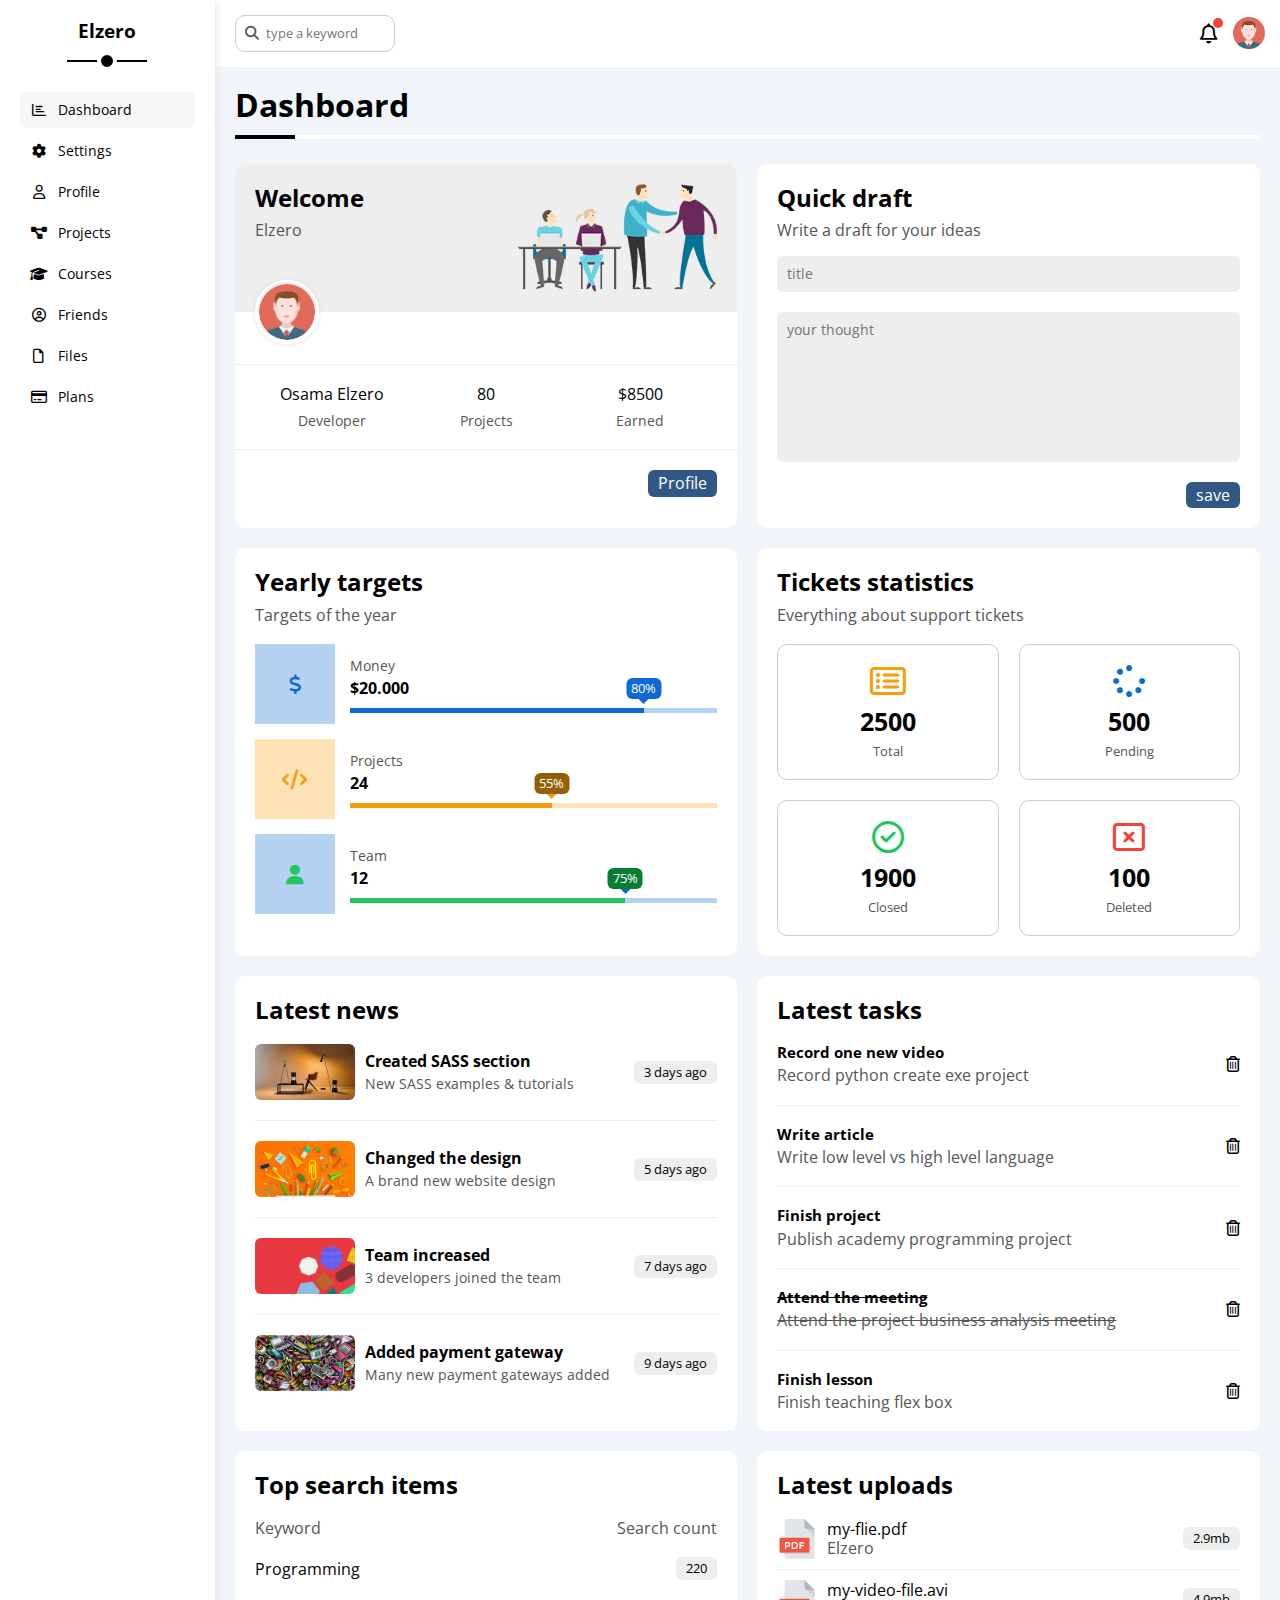
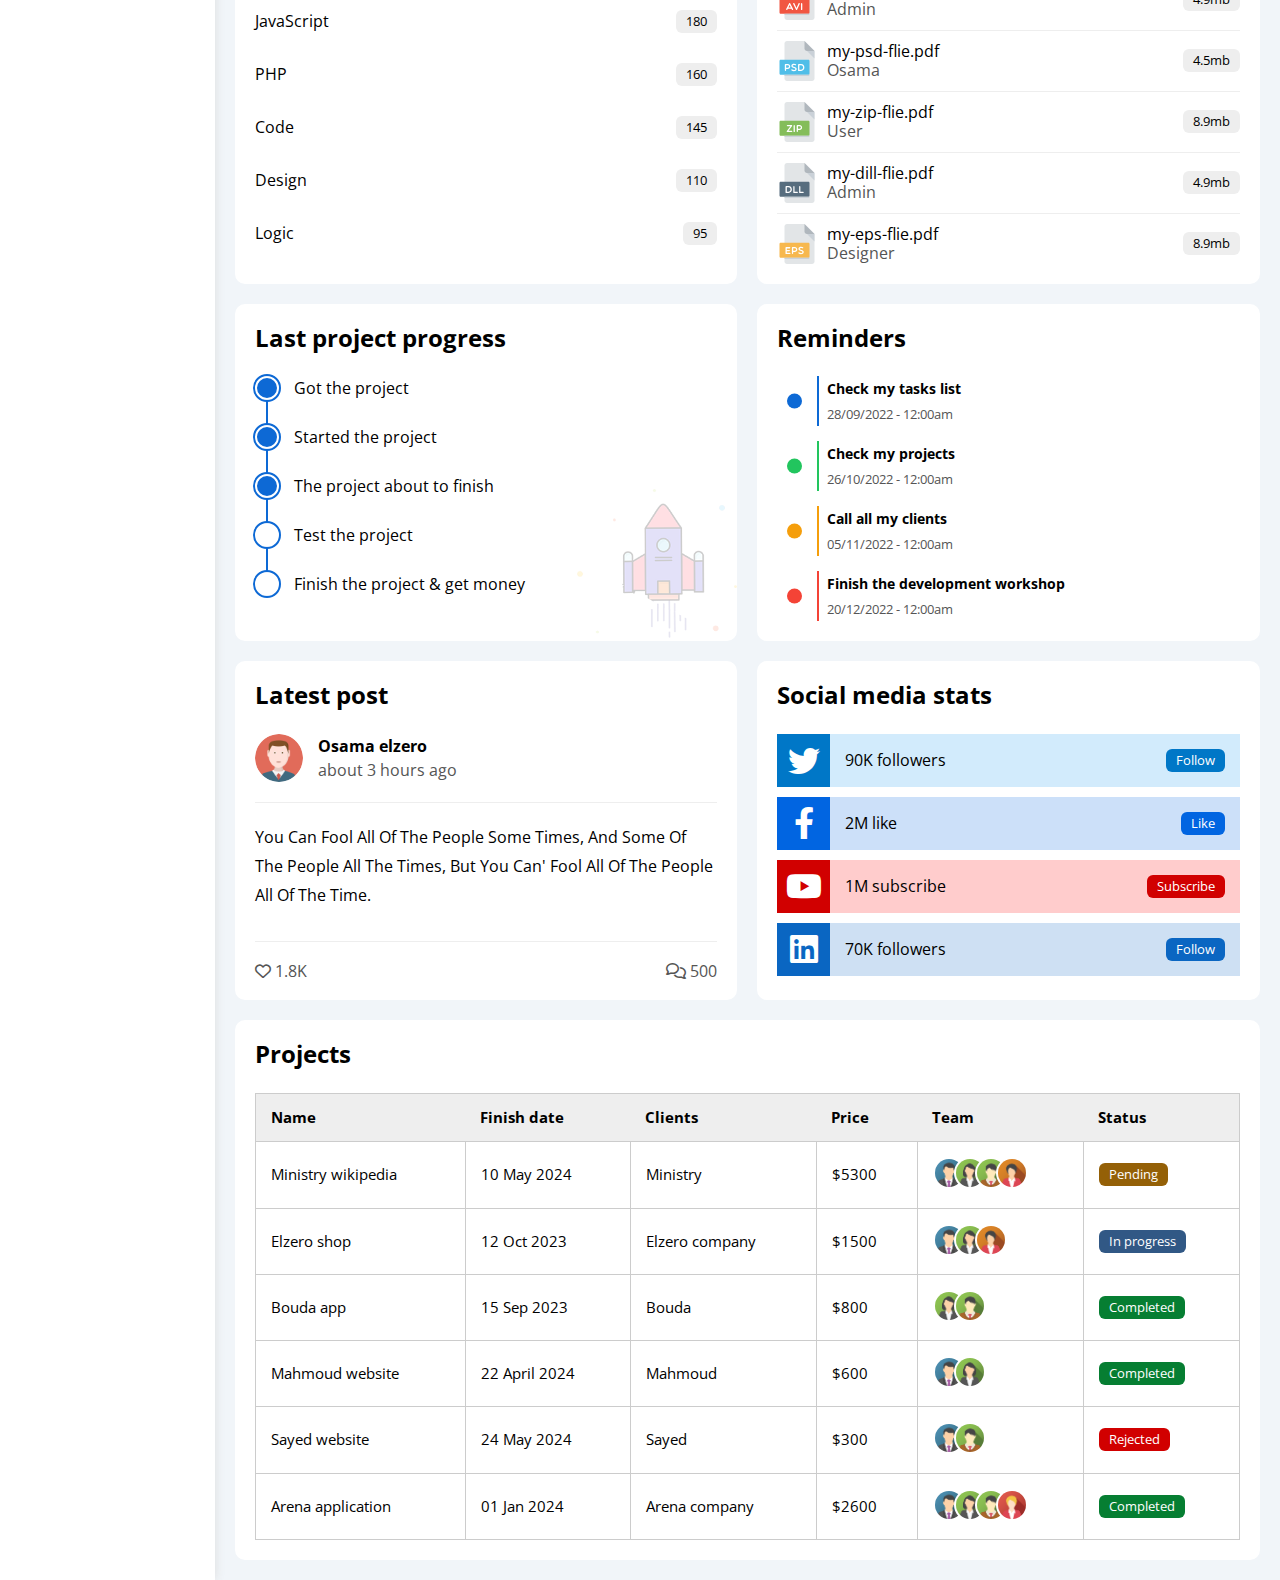
<file: index.html>
<!DOCTYPE html>
<html lang="en">
<head>
    <meta charset="UTF-8">
    <meta name="viewport" content="width=device-width, initial-scale=1.0">
    <meta name="description" content="This is my application on template 4">
    <meta http-equiv="X-UA-Compatible" content="IE=edge">
    <link rel="stylesheet" href="css/normalize.css">
    <link rel="stylesheet" href="css/all.min.css">
    <link rel="preconnect" href="https://fonts.googleapis.com">
    <link rel="preconnect" href="https://fonts.gstatic.com" crossorigin>
    <link href="https://fonts.googleapis.com/css2?family=Open+Sans:ital,wght@0,300;0,400;0,500;0,600;0,700;0,800;1,300;1,400;1,500;1,600;1,700;1,800&display=swap" rel="stylesheet">
    <link rel="stylesheet" href="css/framework.css">
    <link rel="stylesheet" href="css/main.css">
    <title>Dashboard | project 4</title>
</head>
<body>
    <div class="main-page d-flex w-full">
        <aside class="side p-20">
            <h3 class="p-relative txt-c">Elzero</h3>
            <ul>
                <li>
                    <a class="active d-flex align-center p-10 rad-6 fs-14 mb-5" href="index.html">
                        <i class="fa-regular fa-chart-bar fa-fw"></i>
                        <span class="ml-10">Dashboard</span>
                    </a>
                </li>
                <li>
                    <a class="d-flex align-center p-10 rad-6 fs-14 mb-5" href="settings.html">
                        <i class="fa-solid fa-gear fa-fw"></i>
                        <span class="ml-10">Settings</span>
                    </a>
                </li>
                <li>
                    <a class="d-flex align-center p-10 rad-6 fs-14 mb-5" href="profile.html">
                        <i class="fa-regular fa-user fa-fw"></i>
                        <span class="ml-10">Profile</span>
                    </a>
                </li>
                <li>
                    <a class="d-flex align-center p-10 rad-6 fs-14 mb-5" href="projects.html">
                        <i class="fa-solid fa-diagram-project fa-fw"></i>
                        <span class="ml-10">Projects</span>
                    </a>
                </li>
                <li>
                    <a class="d-flex align-center p-10 rad-6 fs-14 mb-5" href="courses.html">
                        <i class="fa-solid fa-graduation-cap fa-fw"></i>
                        <span class="ml-10">Courses</span>
                    </a>
                </li>
                <li>
                    <a class="d-flex align-center p-10 rad-6 fs-14 mb-5" href="friends.html">
                        <i class="fa-regular fa-circle-user fa-fw"></i>
                        <span class="ml-10">Friends</span>
                    </a>
                </li>
                <li>
                    <a class="d-flex align-center p-10 rad-6 fs-14 mb-5" href="files.html">
                        <i class="fa-regular fa-file fa-fw"></i>
                        <span class="ml-10">Files</span>
                    </a>
                </li>
                <li>
                    <a class="d-flex align-center p-10 rad-6 fs-14 mb-5" href="plans.html">
                        <i class="fa-regular fa-credit-card fa-fw"></i>
                        <span class="ml-10">Plans</span>
                    </a>
                </li>
            </ul>
        </aside>
        <main class="w-full">
            <header class="p-15 between-flex bg-white">
                <div class="search p-relative">
                    <input class="ml-5 p-10 rad-10 b-1-c fs-13" name="search" type="search" placeholder="type a keyword">
                </div>
                <div class="user-sec d-flex align-center">
                    <i class="fa-regular fa-bell fa-lg p-relative"></i>
                    <img src="imgs/avatar.png" alt="avatar">
                </div>
            </header>
            <div class="page-display">
                <h1 class="p-relative">Dashboard</h1>
                <div class="dash-page fix-margin d-grid wide-columns m-20">
                    <div class="welc-wid bg-white rad-10">
                        <div class="top-sec bg-eee p-20 between-flex">
                            <div class="welcome">
                                <h2 class="m-0">Welcome</h2>
                                <p class="c-grey mt-10">Elzero</p>
                            </div>
                            <img class="hide-mobile" src="imgs/welcome.png" alt="welcome">
                        </div>
                        <div class="bottom-sec">
                            <div class="avatar ml-20">
                                <img class="rad-half" src="imgs/avatar.png" alt="avatar">
                            </div>
                            <div class="info txt-c d-flex p-20 mt-20 mb-20 bt-1-e bb-1-e">
                                <div class="name flex-1">
                                    Osama Elzero
                                    <span class="d-block c-grey fs-14 mt-10">Developer</span>
                                </div>
                                <div class="projects flex-1">
                                    80
                                    <span class="d-block c-grey fs-14 mt-10">Projects</span>
                                </div>
                                <div class="money flex-1">
                                    $8500
                                    <span class="d-block c-grey fs-14 mt-10">Earned</span>
                                </div>
                            </div>
                            <a class="d-block c-white bg-blue btn-shape" href="profile.html">Profile</a>
                        </div>
                    </div>
                    <div class="draft-wid bg-white rad-10 p-20">
                        <h2 class="m-0">Quick draft</h2>
                        <p class="c-grey mt-10">Write a draft for your ideas</p>
                        <form action="" method="post">
                            <input class="d-block fs-14 bg-eee p-10 mb-20 w-full rad-6" type="text" placeholder="title" name="title">
                            <textarea class="d-block fs-14 bg-eee p-10 mb-20 w-full rad-6" placeholder="your thought" name="thoughts"></textarea>
                            <input class="d-block btn-shape bg-blue c-white" type="submit" value="save">
                        </form>
                    </div>
                    <div class="targets-wid bg-white rad-10 p-20">
                        <h2 class="m-0">Yearly targets</h2>
                        <p class="c-grey mt-10 mb-20">Targets of the year</p>
                        <div class="targets">
                            <div class="target blue mb-15 d-flex align-center">
                                <div class="icon center-flex">
                                    <i class="fa-solid fa-dollar-sign fa-lg c-blue-alt"></i>
                                </div>
                                <div class="info flex-1 ml-15">
                                    <span class="fs-14 c-grey">Money</span>
                                    <span class="d-block mt-5 mb-10 fw-bold">$20.000</span>
                                    <div class="scale">
                                        <div class="degree bg-blue-alt p-relative h-full" style="width: 80%;">
                                            <span class="percentage fs-13 bg-blue-alt c-white rad-6 p-absolute">80%</span>
                                        </div>
                                    </div>
                                </div>
                            </div>
                            <div class="target orange mb-15 d-flex align-center">
                                <div class="icon center-flex">
                                    <i class="fa-solid fa-code fa-lg c-orange"></i>
                                </div>
                                <div class="info flex-1 ml-15">
                                    <span class="fs-14 c-grey">Projects</span>
                                    <span class="d-block mt-5 mb-10 fw-bold">24</span>
                                    <div class="scale">
                                        <div class="degree bg-orange p-relative h-full" style="width: 55%;">
                                            <span class="percentage fs-13 bg-orange-1 c-white rad-6 p-absolute">55%</span>
                                        </div>
                                    </div>
                                </div>
                            </div>
                            <div class="target blue d-flex align-center">
                                <div class="icon center-flex">
                                    <i class="fa-solid fa-user fa-lg c-green"></i>
                                </div>
                                <div class="info flex-1 ml-15">
                                    <span class="fs-14 c-grey">Team</span>
                                    <span class="d-block mt-5 mb-10 fw-bold">12</span>
                                    <div class="scale">
                                        <div class="degree bg-green p-relative h-full" style="width: 75%;">
                                            <span class="percentage fs-13 bg-green-1 c-white rad-6 p-absolute">75%</span>
                                        </div>
                                    </div>
                                </div>
                            </div>
                        </div>
                    </div>
                    <div class="tickets-wid bg-white rad-10 p-20">
                        <h2 class="m-0">Tickets statistics</h2>
                        <p class="c-grey mt-10 mb-20">Everything about support tickets</p>
                        <div class="tickets flex-wrap txt-c d-flex gap-20">
                            <div class="ticket b-1-c rad-10 p-20">
                                <i class="fa-regular fa-rectangle-list fa-2x mb-10 c-orange"></i>
                                <p class="mt-0 mb-5 fw-bold">2500</p>
                                <span class="fs-13 c-grey">Total</span>
                            </div>
                            <div class="ticket b-1-c rad-10 p-20">
                                <i class="fa-solid fa-spinner fa-2x mb-10 c-blue-alt"></i>
                                <p class="mt-0 mb-5 fw-bold">500</p>
                                <span class="fs-13 c-grey">Pending</span>
                            </div>
                            <div class="ticket b-1-c rad-10 p-20">
                                <i class="fa-regular fa-circle-check fa-2x mb-10 c-green"></i>
                                <p class="mt-0 mb-5 fw-bold">1900</p>
                                <span class="fs-13 c-grey">Closed</span>
                            </div>
                            <div class="ticket b-1-c rad-10 p-20">
                                <i class="fa-regular fa-rectangle-xmark fa-2x mb-10 c-red"></i>
                                <p class="mt-0 mb-5 fw-bold">100</p>
                                <span class="fs-13 c-grey">Deleted</span>
                            </div>
                        </div>
                    </div>
                    <div class="news-wid bg-white rad-10 p-20">
                        <h2 class="m-0">Latest news</h2>
                        <div class="mt-20">
                            <div class="new d-flex align-center gap-10 pb-20 bb-1-e mb-20">
                                <img class="img rad-6" src="imgs/news-01.png" alt="news">
                                <div class="info flex-1">
                                    <h3 class="m-0 fs-16">Created SASS section</h3>
                                    <p class="c-grey mt-5 mb-0 fs-14">New SASS examples & tutorials</p>
                                </div>
                                <span class="d-block bg-eee btn-shape fs-13">3 days ago</span>
                            </div>
                            <div class="new d-flex align-center gap-10 pb-20 bb-1-e mb-20">
                                <img class="img rad-6" src="imgs/news-02.png" alt="news">
                                <div class="info flex-1">
                                    <h3 class="m-0 fs-16">Changed the design</h3>
                                    <p class="c-grey mt-5 mb-0 fs-14">A brand new website design</p>
                                </div>
                                <span class="d-block bg-eee btn-shape fs-13">5 days ago</span>
                            </div>
                            <div class="new d-flex align-center gap-10 pb-20 bb-1-e mb-20">
                                <img class="img rad-6" src="imgs/news-03.png" alt="news">
                                <div class="info flex-1">
                                    <h3 class="m-0 fs-16">Team increased</h3>
                                    <p class="c-grey mt-5 mb-0 fs-14">3 developers joined the team</p>
                                </div>
                                <span class="d-block bg-eee btn-shape fs-13">7 days ago</span>
                            </div>
                            <div class="new d-flex align-center gap-10">
                                <img class="img rad-6" src="imgs/news-04.png" alt="news">
                                <div class="info flex-1">
                                    <h3 class="m-0 fs-16">Added payment gateway</h3>
                                    <p class="c-grey mt-5 mb-0 fs-14">Many new payment gateways added</p>
                                </div>
                                <span class="d-block bg-eee btn-shape fs-13">9 days ago</span>
                            </div>
                        </div>
                    </div>
                    <div class="tasks-wid bg-white rad-10 p-20">
                        <h2 class="m-0">Latest tasks</h2>
                        <div class="tasks mt-20">
                            <div class="task pb-20 mb-20 bb-1-e d-flex align-center">
                                <div class="info flex-1">
                                    <h3 class="fs-15 m-0 mb-5">Record one new video</h3>
                                    <p class="c-grey m-0">Record python create exe project</p>
                                </div>
                                <i class="fa-regular fa-trash-can delete"></i>
                            </div>
                            <div class="task pb-20 mb-20 bb-1-e d-flex align-center">
                                <div class="info flex-1">
                                    <h3 class="fs-15 m-0 mb-5">Write article</h3>
                                    <p class="c-grey m-0">Write low level vs high level language</p>
                                </div>
                                <i class="fa-regular fa-trash-can delete"></i>
                            </div>
                            <div class="task pb-20 mb-20 bb-1-e d-flex align-center">
                                <div class="info flex-1">
                                    <h3 class="fs-15 m-0 mb-5">Finish project</h3>
                                    <p class="c-grey m-0">Publish academy programming project</p>
                                </div>
                                <i class="fa-regular fa-trash-can delete"></i>
                            </div>
                            <div class="task pb-20 mb-20 bb-1-e d-flex align-center done">
                                <div class="info flex-1">
                                    <h3 class="fs-15 m-0 mb-5">Attend the meeting</h3>
                                    <p class="c-grey m-0">Attend the project business analysis meeting</p>
                                </div>
                                <i class="fa-regular fa-trash-can delete"></i>
                            </div>
                            <div class="task d-flex align-center">
                                <div class="info flex-1">
                                    <h3 class="fs-15 m-0 mb-5">Finish lesson</h3>
                                    <p class="c-grey m-0">Finish teaching flex box</p>
                                </div>
                                <i class="fa-regular fa-trash-can delete"></i>
                            </div>
                        </div>
                    </div>
                    <div class="search-wid bg-white rad-10 p-20">
                        <h2 class="m-0 mb-20">Top search items</h2>
                        <div class="between-flex c-grey mb-5">
                            <span>Keyword</span>
                            <span>Search count</span>
                        </div>
                        <div class="between-flex pt-15 pb-15">
                            <span>Programming</span>
                            <div class="btn-shape bg-eee fs-13">220</div>
                        </div>
                        <div class="between-flex pt-15 pb-15">
                            <span>JavaScript</span>
                            <div class="btn-shape bg-eee fs-13">180</div>
                        </div>
                        <div class="between-flex pt-15 pb-15">
                            <span>PHP</span>
                            <div class="btn-shape bg-eee fs-13">160</div>
                        </div>
                        <div class="between-flex pt-15 pb-15">
                            <span>Code</span>
                            <div class="btn-shape bg-eee fs-13">145</div>
                        </div>
                        <div class="between-flex pt-15 pb-15">
                            <span>Design</span>
                            <div class="btn-shape bg-eee fs-13">110</div>
                        </div>
                        <div class="between-flex pt-15">
                            <span>Logic</span>
                            <div class="btn-shape bg-eee fs-13">95</div>
                        </div>
                    </div>
                    <div class="uploads-wid bg-white rad-10 p-20">
                        <h2 class="m-0 mb-20">Latest uploads</h2>
                        <div class="d-flex align-center gap-10 pb-10 mb-10 bb-1-e">
                            <img src="imgs/pdf.svg" alt="uploads">
                            <div class="info flex-1">
                                <span>my-flie.pdf</span>
                                <span class="d-block c-grey">Elzero</span>
                            </div>
                            <div class="btn-shape bg-eee fs-13">2.9mb</div>
                        </div>
                        <div class="d-flex align-center gap-10 pb-10 mb-10 bb-1-e">
                            <img src="imgs/avi.svg" alt="uploads">
                            <div class="info flex-1">
                                <span>my-video-file.avi</span>
                                <span class="d-block c-grey">Admin</span>
                            </div>
                            <div class="btn-shape bg-eee fs-13">4.9mb</div>
                        </div>
                        <div class="d-flex align-center gap-10 pb-10 mb-10 bb-1-e">
                            <img src="imgs/psd.svg" alt="uploads">
                            <div class="info flex-1">
                                <span>my-psd-flie.pdf</span>
                                <span class="d-block c-grey">Osama</span>
                            </div>
                            <div class="btn-shape bg-eee fs-13">4.5mb</div>
                        </div>
                        <div class="d-flex align-center gap-10 pb-10 mb-10 bb-1-e">
                            <img src="imgs/zip.svg" alt="uploads">
                            <div class="info flex-1">
                                <span>my-zip-flie.pdf</span>
                                <span class="d-block c-grey">User</span>
                            </div>
                            <div class="btn-shape bg-eee fs-13">8.9mb</div>
                        </div>
                        <div class="d-flex align-center gap-10 pb-10 mb-10 bb-1-e">
                            <img src="imgs/dll.svg" alt="uploads">
                            <div class="info flex-1">
                                <span>my-dill-flie.pdf</span>
                                <span class="d-block c-grey">Admin</span>
                            </div>
                            <div class="btn-shape bg-eee fs-13">4.9mb</div>
                        </div>
                        <div class="d-flex align-center gap-10">
                            <img src="imgs/eps.svg" alt="uploads">
                            <div class="info flex-1">
                                <span>my-eps-flie.pdf</span>
                                <span class="d-block c-grey">Designer</span>
                            </div>
                            <div class="btn-shape bg-eee fs-13">8.9mb</div>
                        </div>
                    </div>
                    <div class="projects-wid bg-white rad-10 p-20 p-relative">
                        <h2 class="mt-0 mb-20">Last project progress</h2>
                        <ul class="p-relative">
                            <li class="done mt-25 d-flex align-center">Got the project</li>
                            <li class="done mt-25 d-flex align-center">Started the project</li>
                            <li class="done mt-25 d-flex align-center">The project about to finish</li>
                            <li class="processing mt-25 d-flex align-center">Test the project</li>
                            <li class="mt-25 d-flex align-center">Finish the project & get money</li>
                        </ul>
                        <img class="rocket p-absolute hide-mobile" src="imgs/project.png" alt="rocket">
                    </div>
                    <div class="reminders-wid bg-white rad-10 p-20">
                        <h2 class="m-0">Reminders</h2>
                        <div class="reminders mt-25">
                            <div class="reminder blue mb-15 d-flex p-relative">
                                <h3 class="fs-14 mt-0 mb-10">Check my tasks list</h3>
                                <span class="c-grey fs-13">28/09/2022 - 12:00am</span>
                            </div>
                            <div class="reminder green mb-15 d-flex p-relative">
                                <h3 class="fs-14 mt-0 mb-10">Check my projects</h3>
                                <span class="c-grey fs-13">26/10/2022 - 12:00am</span>
                            </div>
                            <div class="reminder orange mb-15 d-flex p-relative">
                                <h3 class="fs-14 mt-0 mb-10">Call all my clients</h3>
                                <span class="c-grey fs-13">05/11/2022 - 12:00am</span>
                            </div>
                            <div class="reminder red d-flex p-relative">
                                <h3 class="fs-14 mt-0 mb-10">Finish the development workshop</h3>
                                <span class="c-grey fs-13">20/12/2022 - 12:00am</span>
                            </div>
                        </div>
                    </div>
                    <div class="post-wid bg-white rad-10 p-20">
                        <h2 class="mt-0 mb-25">Latest post</h2>
                        <div class="user d-flex align-center gap-15">
                            <img class="avatar rad-half" src="imgs/avatar.png" alt="avatar">
                            <div class="info">
                                <span class="d-block mb-5 fw-bold">Osama elzero</span>
                                <span class="c-grey">about 3 hours ago</span>
                            </div>
                        </div>
                        <p class="txt-c-mobile mt-20 mb-20 pt-20 pb-20 bt-1-e bb-1-e">
                            You can fool all of the people some times,
                            and some of the people all the times, but you can'
                            fool all of the people all of the time.
                        </p>
                        <div class="stats-info c-grey between-flex">
                            <div>
                                <i class="fa-regular fa-heart"></i>
                                <span>1.8K</span>
                            </div>
                            <div>
                                <i class="fa-regular fa-comments"></i>
                                <span>500</span>
                            </div>
                        </div>
                    </div>
                    <div class="social-wid bg-white rad-10 p-20">
                        <h2 class="mt-0 mb-25">Social media stats</h2>
                        <div>
                            <div class="social twitter d-flex mb-10">
                                <div class="icon center-flex">
                                    <i class="fa-brands fa-twitter fa-2x c-white"></i>
                                </div>
                                <div class="info p-15 between-flex flex-1">
                                    <span>90K followers</span>
                                    <button class="btn-shape fs-13 c-white">Follow</button>
                                </div>
                            </div>
                            <div class="social facebook d-flex mb-10">
                                <div class="icon center-flex">
                                    <i class="fa-brands fa-facebook-f fa-2x c-white"></i>
                                </div>
                                <div class="info p-15 between-flex flex-1">
                                    <span>2M like</span>
                                    <button class="btn-shape fs-13 c-white">Like</button>
                                </div>
                            </div>
                            <div class="social youtube d-flex mb-10">
                                <div class="icon center-flex">
                                    <i class="fa-brands fa-youtube fa-2x c-white"></i>
                                </div>
                                <div class="info p-15 between-flex flex-1">
                                    <span>1M subscribe</span>
                                    <button class="btn-shape fs-13 c-white">Subscribe</button>
                                </div>
                            </div>
                            <div class="social linken-in d-flex">
                                <div class="icon center-flex">
                                    <i class="fa-brands fa-linkedin fa-2x c-white"></i>
                                </div>
                                <div class="info p-15 between-flex flex-1">
                                    <span>70K followers</span>
                                    <button class="btn-shape fs-13 c-white">Follow</button>
                                </div>
                            </div>
                        </div>
                    </div>
                </div>
                <div class="projects-table bg-white rad-10 p-20 m-20">
                    <h2 class="mt-0 mb-25">Projects</h2>
                    <div class="holder">
                        <table class="w-full fs-15">
                            <thead class="bg-eee fw-bold">
                                <tr>
                                    <th class="p-15">Name</th>
                                    <th class="p-15">Finish date</th>
                                    <th class="p-15">Clients</th>
                                    <th class="p-15">Price</th>
                                    <th class="p-15">Team</th>
                                    <th class="p-15">Status</th>
                                </tr>
                            </thead>
                            <tbody>
                                <tr>
                                    <td class="p-15">Ministry wikipedia</td>
                                    <td class="p-15">10 May 2024</td>
                                    <td class="p-15">Ministry</td>
                                    <td class="p-15">$5300</td>
                                    <td class="p-15">
                                        <img class="rad-half p-relative" src="imgs/team-01.png" alt="avatar">
                                        <img class="rad-half p-relative" src="imgs/team-02.png" alt="avatar">
                                        <img class="rad-half p-relative" src="imgs/team-03.png" alt="avatar">
                                        <img class="rad-half p-relative" src="imgs/team-04.png" alt="avatar">
                                    </td>
                                    <td class="p-15">
                                        <span class="d-block fs-13 btn-shape c-white bg-orange-1 w-fit">Pending</span>
                                    </td>
                                </tr>
                                <tr>
                                    <td class="p-15">Elzero shop</td>
                                    <td class="p-15">12 Oct 2023</td>
                                    <td class="p-15">Elzero company</td>
                                    <td class="p-15">$1500</td>
                                    <td class="p-15">
                                        <img class="rad-half p-relative" src="imgs/team-01.png" alt="avatar">
                                        <img class="rad-half p-relative" src="imgs/team-02.png" alt="avatar">
                                        <img class="rad-half p-relative" src="imgs/team-04.png" alt="avatar">
                                    </td>
                                    <td class="p-15">
                                        <span class="d-block fs-13 btn-shape c-white bg-blue w-fit">In progress</span>
                                    </td>
                                </tr>
                                <tr>
                                    <td class="p-15">Bouda app</td>
                                    <td class="p-15">15 Sep 2023</td>
                                    <td class="p-15">Bouda</td>
                                    <td class="p-15">$800</td>
                                    <td class="p-15">
                                        <img class="rad-half p-relative" src="imgs/team-02.png" alt="avatar">
                                        <img class="rad-half p-relative" src="imgs/team-03.png" alt="avatar">
                                    </td>
                                    <td class="p-15">
                                        <span class="d-block fs-13 btn-shape c-white bg-green-1 w-fit">Completed</span>
                                    </td>
                                </tr>
                                <tr>
                                    <td class="p-15">Mahmoud website</td>
                                    <td class="p-15">22 April 2024</td>
                                    <td class="p-15">Mahmoud</td>
                                    <td class="p-15">$600</td>
                                    <td class="p-15">
                                        <img class="rad-half p-relative" src="imgs/team-01.png" alt="avatar">
                                        <img class="rad-half p-relative" src="imgs/team-02.png" alt="avatar">
                                    </td>
                                    <td class="p-15">
                                        <span class="d-block fs-13 btn-shape c-white bg-green-1 w-fit">Completed</span>
                                    </td>
                                </tr>
                                <tr>
                                    <td class="p-15">Sayed website</td>
                                    <td class="p-15">24 May 2024</td>
                                    <td class="p-15">Sayed</td>
                                    <td class="p-15">$300</td>
                                    <td class="p-15">
                                        <img class="rad-half p-relative" src="imgs/team-01.png" alt="avatar">
                                        <img class="rad-half p-relative" src="imgs/team-03.png" alt="avatar">
                                    </td>
                                    <td class="p-15">
                                        <span class="d-block fs-13 btn-shape c-white bg-red-1 w-fit">Rejected</span>
                                    </td>
                                </tr>
                                <tr>
                                    <td class="p-15">Arena application</td>
                                    <td class="p-15">01 Jan 2024</td>
                                    <td class="p-15">Arena company</td>
                                    <td class="p-15">$2600</td>
                                    <td class="p-15">
                                        <img class="rad-half p-relative" src="imgs/team-01.png" alt="avatar">
                                        <img class="rad-half p-relative" src="imgs/team-02.png" alt="avatar">
                                        <img class="rad-half p-relative" src="imgs/team-03.png" alt="avatar">
                                        <img class="rad-half p-relative" src="imgs/team-05.png" alt="avatar">
                                    </td>
                                    <td class="p-15">
                                        <span class="d-block fs-13 btn-shape c-white bg-green-1 w-fit">Completed</span>
                                    </td>
                                </tr>
                            </tbody>
                        </table>
                    </div>
                </div>
            </div>
        </main>
    </div>
</body>
</html>
</file>
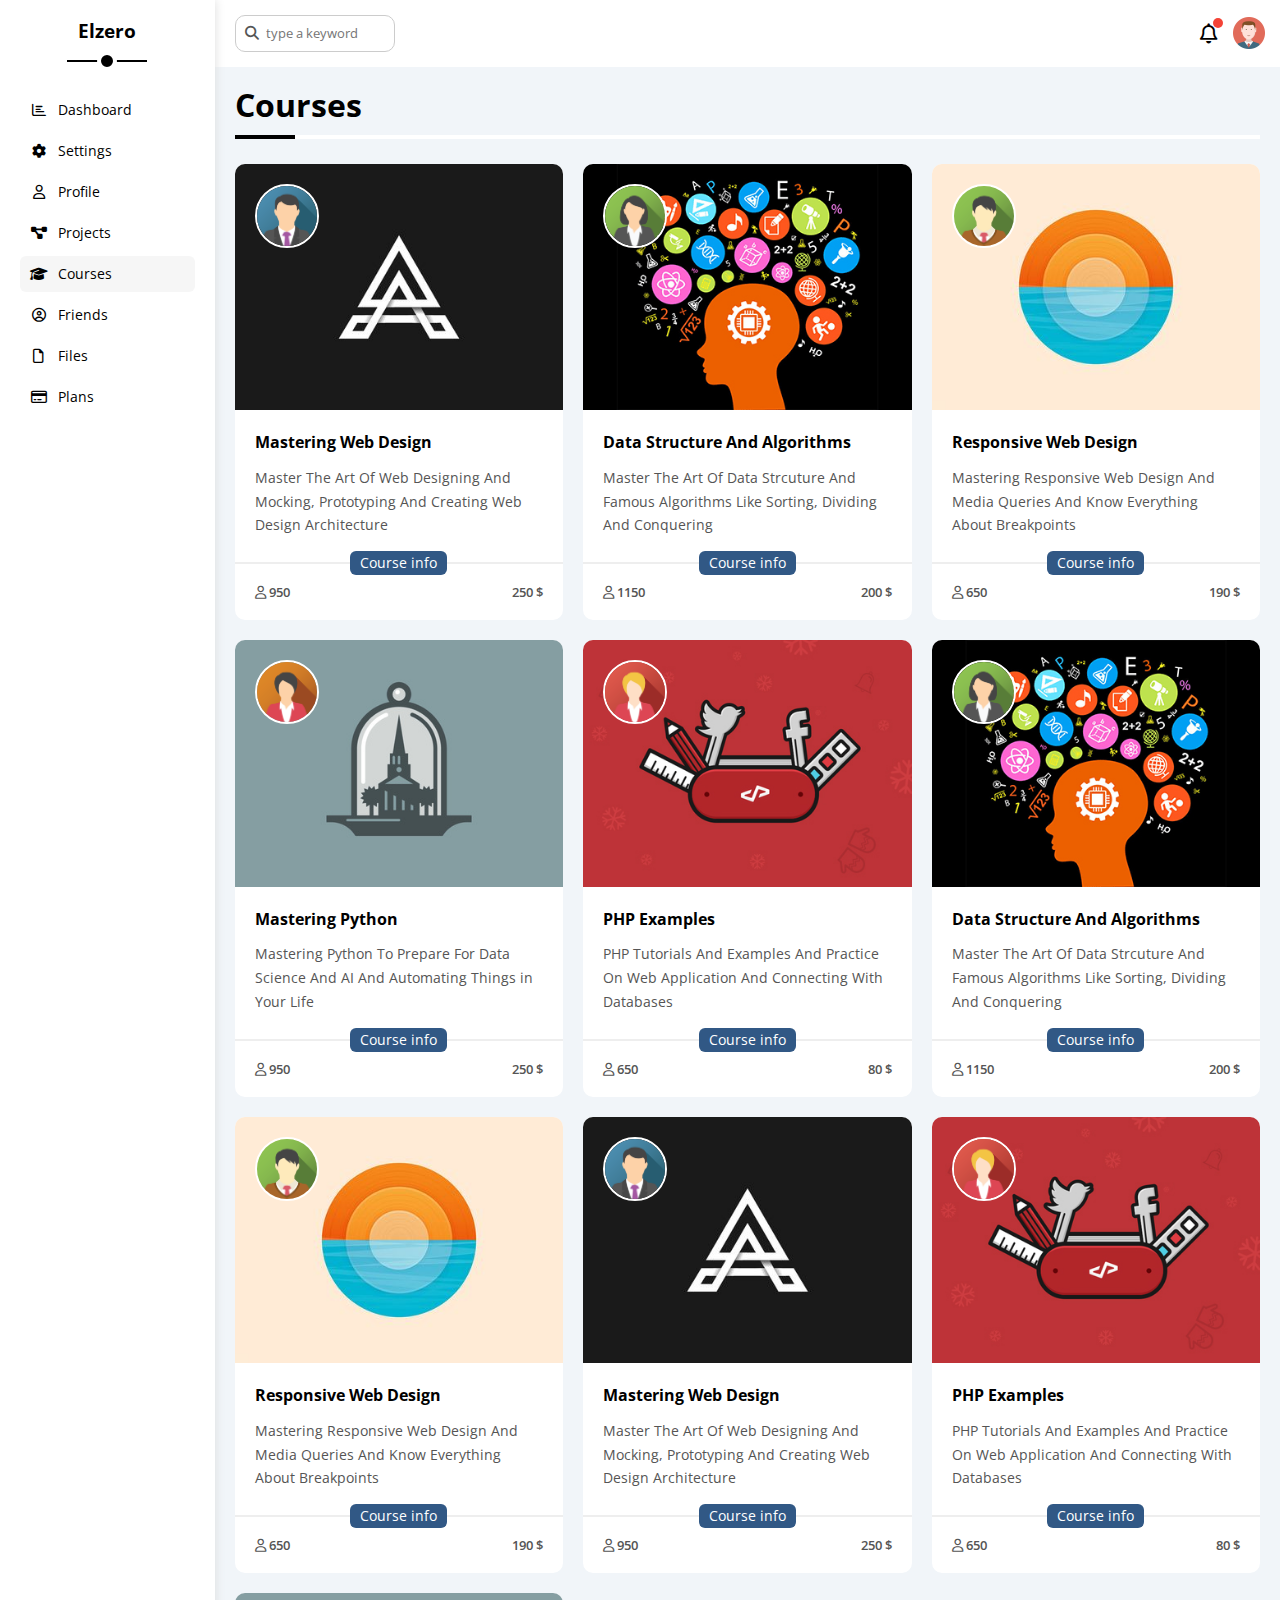
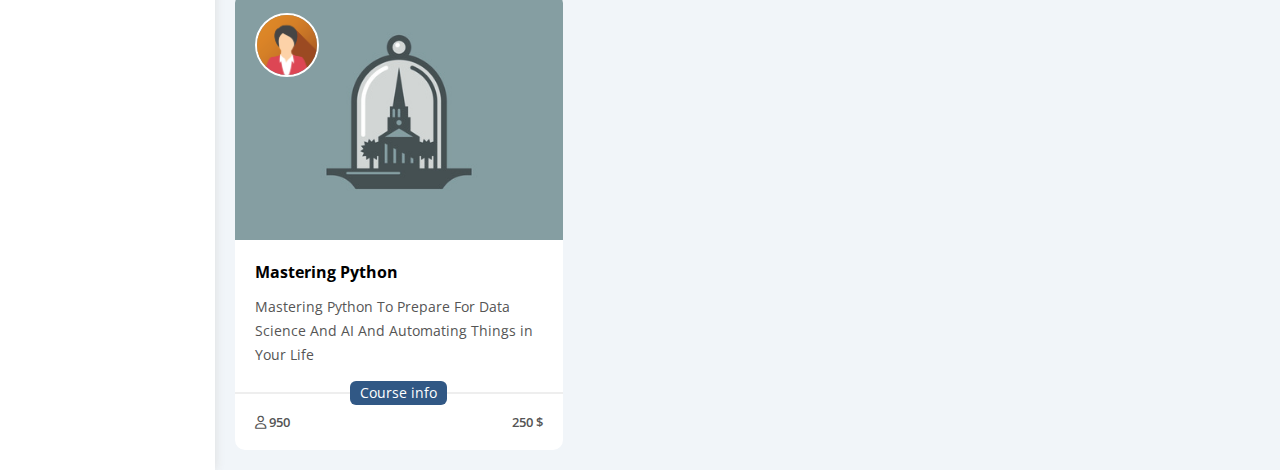
<file: courses.html>
<!DOCTYPE html>
<html lang="en">
<head>
    <meta charset="UTF-8">
    <meta name="viewport" content="width=device-width, initial-scale=1.0">
    <meta name="description" content="This is my application on template 4">
    <meta http-equiv="X-UA-Compatible" content="IE=edge">
    <link rel="stylesheet" href="css/normalize.css">
    <link rel="stylesheet" href="css/all.min.css">
    <link rel="preconnect" href="https://fonts.googleapis.com">
    <link rel="preconnect" href="https://fonts.gstatic.com" crossorigin>
    <link href="https://fonts.googleapis.com/css2?family=Open+Sans:ital,wght@0,300;0,400;0,500;0,600;0,700;0,800;1,300;1,400;1,500;1,600;1,700;1,800&display=swap" rel="stylesheet">
    <link rel="stylesheet" href="css/framework.css">
    <link rel="stylesheet" href="css/main.css">
    <title>Courses | project 4</title>
</head>
<body>
    <div class="main-page d-flex w-full">
        <aside class="side p-20">
            <h3 class="p-relative txt-c">Elzero</h3>
            <ul>
                <li>
                    <a class="d-flex align-center p-10 rad-6 fs-14 mb-5" href="index.html">
                        <i class="fa-regular fa-chart-bar fa-fw"></i>
                        <span class="ml-10">Dashboard</span>
                    </a>
                </li>
                <li>
                    <a class="d-flex align-center p-10 rad-6 fs-14 mb-5" href="settings.html">
                        <i class="fa-solid fa-gear fa-fw"></i>
                        <span class="ml-10">Settings</span>
                    </a>
                </li>
                <li>
                    <a class="d-flex align-center p-10 rad-6 fs-14 mb-5" href="profile.html">
                        <i class="fa-regular fa-user fa-fw"></i>
                        <span class="ml-10">Profile</span>
                    </a>
                </li>
                <li>
                    <a class="d-flex align-center p-10 rad-6 fs-14 mb-5" href="projects.html">
                        <i class="fa-solid fa-diagram-project fa-fw"></i>
                        <span class="ml-10">Projects</span>
                    </a>
                </li>
                <li>
                    <a class="active d-flex align-center p-10 rad-6 fs-14 mb-5" href="courses.html">
                        <i class="fa-solid fa-graduation-cap fa-fw"></i>
                        <span class="ml-10">Courses</span>
                    </a>
                </li>
                <li>
                    <a class="d-flex align-center p-10 rad-6 fs-14 mb-5" href="friends.html">
                        <i class="fa-regular fa-circle-user fa-fw"></i>
                        <span class="ml-10">Friends</span>
                    </a>
                </li>
                <li>
                    <a class="d-flex align-center p-10 rad-6 fs-14 mb-5" href="files.html">
                        <i class="fa-regular fa-file fa-fw"></i>
                        <span class="ml-10">Files</span>
                    </a>
                </li>
                <li>
                    <a class="d-flex align-center p-10 rad-6 fs-14 mb-5" href="plans.html">
                        <i class="fa-regular fa-credit-card fa-fw"></i>
                        <span class="ml-10">Plans</span>
                    </a>
                </li>
            </ul>
        </aside>
        <main class="w-full">
            <header class="p-15 between-flex bg-white">
                <div class="search p-relative">
                    <input class="ml-5 p-10 rad-10 b-1-c fs-13" name="search" type="search" placeholder="type a keyword">
                </div>
                <div class="user-sec d-flex align-center">
                    <i class="fa-regular fa-bell fa-lg p-relative"></i>
                    <img src="imgs/avatar.png" alt="avatar">
                </div>
            </header>
            <div class="page-display">
                <h1 class="p-relative">Courses</h1>
                <div class="courses-page d-grid narrow-columns m-20">
                    <div class="card bg-white rad-10">
                        <div class="avat-bg p-relative">
                            <img class="w-full" src="imgs/course-01.jpg" alt="courses">
                            <img class="avat rad-half d-block p-absolute" src="imgs/team-01.png" alt="team">
                        </div>
                        <div class="card-info p-20">
                            <h2 class="mt-0 fs-16">Mastering Web Design</h2>
                            <p class="c-grey fs-14">
                                Master The Art Of Web Designing And Mocking, Prototyping And Creating Web Design Architecture
                            </p>
                            <div class="btn-container p-relative">
                                <span class="btn-span d-block btn-shape bg-blue c-white fs-14 w-fit">Course info</span>
                            </div>
                            <div class="info-box between-flex c-grey fs-13">
                                <span><i class="fa-regular fa-user"></i> 950</span>
                                <span>250 $</span>
                            </div>
                        </div>
                    </div>
                    <div class="card bg-white rad-10">
                        <div class="avat-bg p-relative">
                            <img class="w-full" src="imgs/course-02.jpg" alt="courses">
                            <img class="avat rad-half d-block p-absolute" src="imgs/team-02.png" alt="team">
                        </div>
                        <div class="card-info p-20">
                            <h2 class="mt-0 fs-16">Data Structure And Algorithms</h2>
                            <p class="c-grey fs-14">
                                Master The Art Of Data Strcuture And Famous Algorithms Like Sorting, Dividing And Conquering
                            </p>
                            <div class="btn-container p-relative">
                                <span class="btn-span d-block btn-shape bg-blue c-white fs-14 w-fit">Course info</span>
                            </div>
                            <div class="info-box between-flex c-grey fs-13">
                                <span><i class="fa-regular fa-user"></i> 1150</span>
                                <span>200 $</span>
                            </div>
                        </div>
                    </div>
                    <div class="card bg-white rad-10">
                        <div class="avat-bg p-relative">
                            <img class="w-full" src="imgs/course-03.jpg" alt="courses">
                            <img class="avat rad-half d-block p-absolute" src="imgs/team-03.png" alt="team">
                        </div>
                        <div class="card-info p-20">
                            <h2 class="mt-0 fs-16">Responsive Web Design</h2>
                            <p class="c-grey fs-14">
                                Mastering Responsive Web Design And Media Queries And Know Everything About Breakpoints
                            </p>
                            <div class="btn-container p-relative">
                                <span class="btn-span d-block btn-shape bg-blue c-white fs-14 w-fit">Course info</span>
                            </div>
                            <div class="info-box between-flex c-grey fs-13">
                                <span><i class="fa-regular fa-user"></i> 650</span>
                                <span>190 $</span>
                            </div>
                        </div>
                    </div>
                    <div class="card bg-white rad-10">
                        <div class="avat-bg p-relative">
                            <img class="w-full" src="imgs/course-04.jpg" alt="courses">
                            <img class="avat rad-half d-block p-absolute" src="imgs/team-04.png" alt="team">
                        </div>
                        <div class="card-info p-20">
                            <h2 class="mt-0 fs-16">Mastering Python</h2>
                            <p class="c-grey fs-14">
                                Mastering Python To Prepare For Data Science And AI And Automating Things in Your Life
                            </p>
                            <div class="btn-container p-relative">
                                <span class="btn-span d-block btn-shape bg-blue c-white fs-14 w-fit">Course info</span>
                            </div>
                            <div class="info-box between-flex c-grey fs-13">
                                <span><i class="fa-regular fa-user"></i> 950</span>
                                <span>250 $</span>
                            </div>
                        </div>
                    </div>
                    <div class="card bg-white rad-10">
                        <div class="avat-bg p-relative">
                            <img class="w-full" src="imgs/course-05.jpg" alt="courses">
                            <img class="avat rad-half d-block p-absolute" src="imgs/team-05.png" alt="team">
                        </div>
                        <div class="card-info p-20">
                            <h2 class="mt-0 fs-16">PHP Examples</h2>
                            <p class="c-grey fs-14">
                                PHP Tutorials And Examples And Practice On Web Application And Connecting With Databases
                            </p>
                            <div class="btn-container p-relative">
                                <span class="btn-span d-block btn-shape bg-blue c-white fs-14 w-fit">Course info</span>
                            </div>
                            <div class="info-box between-flex c-grey fs-13">
                                <span><i class="fa-regular fa-user"></i> 650</span>
                                <span>80 $</span>
                            </div>
                        </div>
                    </div>
                    <div class="card bg-white rad-10">
                        <div class="avat-bg p-relative">
                            <img class="w-full" src="imgs/course-02.jpg" alt="courses">
                            <img class="avat rad-half d-block p-absolute" src="imgs/team-02.png" alt="team">
                        </div>
                        <div class="card-info p-20">
                            <h2 class="mt-0 fs-16">Data Structure And Algorithms</h2>
                            <p class="c-grey fs-14">
                                Master The Art Of Data Strcuture And Famous Algorithms Like Sorting, Dividing And Conquering
                            </p>
                            <div class="btn-container p-relative">
                                <span class="btn-span d-block btn-shape bg-blue c-white fs-14 w-fit">Course info</span>
                            </div>
                            <div class="info-box between-flex c-grey fs-13">
                                <span><i class="fa-regular fa-user"></i> 1150</span>
                                <span>200 $</span>
                            </div>
                        </div>
                    </div>
                    <div class="card bg-white rad-10">
                        <div class="avat-bg p-relative">
                            <img class="w-full" src="imgs/course-03.jpg" alt="courses">
                            <img class="avat rad-half d-block p-absolute" src="imgs/team-03.png" alt="team">
                        </div>
                        <div class="card-info p-20">
                            <h2 class="mt-0 fs-16">Responsive Web Design</h2>
                            <p class="c-grey fs-14">
                                Mastering Responsive Web Design And Media Queries And Know Everything About Breakpoints
                            </p>
                            <div class="btn-container p-relative">
                                <span class="btn-span d-block btn-shape bg-blue c-white fs-14 w-fit">Course info</span>
                            </div>
                            <div class="info-box between-flex c-grey fs-13">
                                <span><i class="fa-regular fa-user"></i> 650</span>
                                <span>190 $</span>
                            </div>
                        </div>
                    </div>
                    <div class="card bg-white rad-10">
                        <div class="avat-bg p-relative">
                            <img class="w-full" src="imgs/course-01.jpg" alt="courses">
                            <img class="avat rad-half d-block p-absolute" src="imgs/team-01.png" alt="team">
                        </div>
                        <div class="card-info p-20">
                            <h2 class="mt-0 fs-16">Mastering Web Design</h2>
                            <p class="c-grey fs-14">
                                Master The Art Of Web Designing And Mocking, Prototyping And Creating Web Design Architecture
                            </p>
                            <div class="btn-container p-relative">
                                <span class="btn-span d-block btn-shape bg-blue c-white fs-14 w-fit">Course info</span>
                            </div>
                            <div class="info-box between-flex c-grey fs-13">
                                <span><i class="fa-regular fa-user"></i> 950</span>
                                <span>250 $</span>
                            </div>
                        </div>
                    </div>
                    <div class="card bg-white rad-10">
                        <div class="avat-bg p-relative">
                            <img class="w-full" src="imgs/course-05.jpg" alt="courses">
                            <img class="avat rad-half d-block p-absolute" src="imgs/team-05.png" alt="team">
                        </div>
                        <div class="card-info p-20">
                            <h2 class="mt-0 fs-16">PHP Examples</h2>
                            <p class="c-grey fs-14">
                                PHP Tutorials And Examples And Practice On Web Application And Connecting With Databases
                            </p>
                            <div class="btn-container p-relative">
                                <span class="btn-span d-block btn-shape bg-blue c-white fs-14 w-fit">Course info</span>
                            </div>
                            <div class="info-box between-flex c-grey fs-13">
                                <span><i class="fa-regular fa-user"></i> 650</span>
                                <span>80 $</span>
                            </div>
                        </div>
                    </div>
                    <div class="card bg-white rad-10">
                        <div class="avat-bg p-relative">
                            <img class="w-full" src="imgs/course-04.jpg" alt="courses">
                            <img class="avat rad-half d-block p-absolute" src="imgs/team-04.png" alt="team">
                        </div>
                        <div class="card-info p-20">
                            <h2 class="mt-0 fs-16">Mastering Python</h2>
                            <p class="c-grey fs-14">
                                Mastering Python To Prepare For Data Science And AI And Automating Things in Your Life
                            </p>
                            <div class="btn-container p-relative">
                                <span class="btn-span d-block btn-shape bg-blue c-white fs-14 w-fit">Course info</span>
                            </div>
                            <div class="info-box between-flex c-grey fs-13">
                                <span><i class="fa-regular fa-user"></i> 950</span>
                                <span>250 $</span>
                            </div>
                        </div>
                    </div>
                </div>
            </div>
        </main>
    </div>
</body>
</html>
</file>
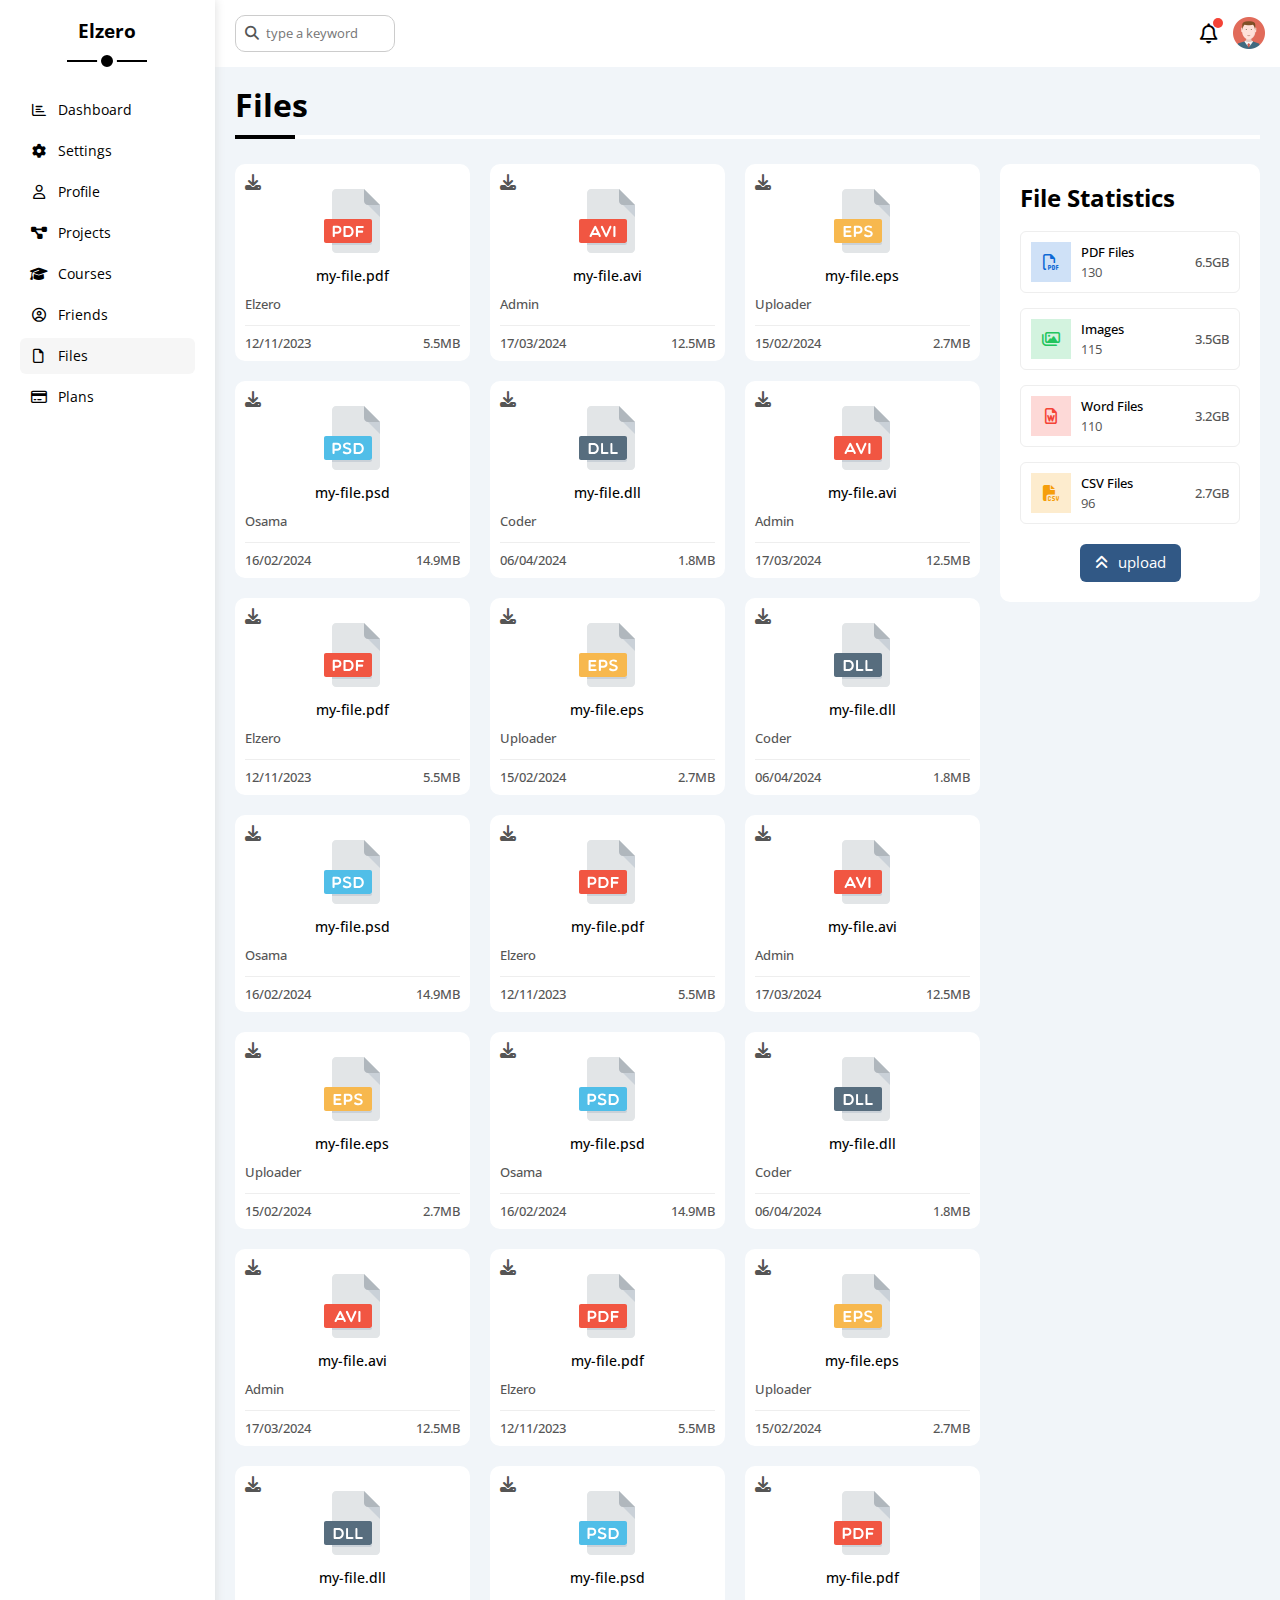
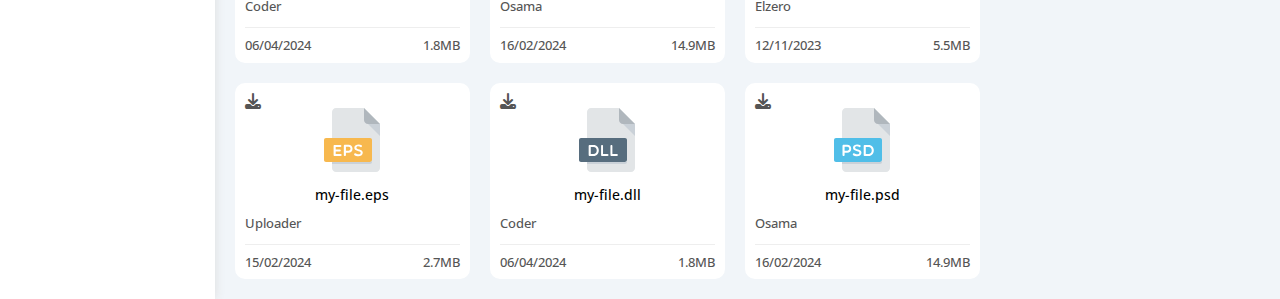
<file: files.html>
<!DOCTYPE html>
<html lang="en">
<head>
    <meta charset="UTF-8">
    <meta name="viewport" content="width=device-width, initial-scale=1.0">
    <meta name="description" content="This is my application on template 4">
    <meta http-equiv="X-UA-Compatible" content="IE=edge">
    <link rel="stylesheet" href="css/normalize.css">
    <link rel="stylesheet" href="css/all.min.css">
    <link rel="preconnect" href="https://fonts.googleapis.com">
    <link rel="preconnect" href="https://fonts.gstatic.com" crossorigin>
    <link href="https://fonts.googleapis.com/css2?family=Open+Sans:ital,wght@0,300;0,400;0,500;0,600;0,700;0,800;1,300;1,400;1,500;1,600;1,700;1,800&display=swap" rel="stylesheet">
    <link rel="stylesheet" href="css/framework.css">
    <link rel="stylesheet" href="css/main.css">
    <title>Files | project 4</title>
</head>
<body>
    <div class="main-page d-flex w-full">
        <aside class="side p-20">
            <h3 class="p-relative txt-c">Elzero</h3>
            <ul>
                <li>
                    <a class="d-flex align-center p-10 rad-6 fs-14 mb-5" href="index.html">
                        <i class="fa-regular fa-chart-bar fa-fw"></i>
                        <span class="ml-10">Dashboard</span>
                    </a>
                </li>
                <li>
                    <a class="d-flex align-center p-10 rad-6 fs-14 mb-5" href="settings.html">
                        <i class="fa-solid fa-gear fa-fw"></i>
                        <span class="ml-10">Settings</span>
                    </a>
                </li>
                <li>
                    <a class="d-flex align-center p-10 rad-6 fs-14 mb-5" href="profile.html">
                        <i class="fa-regular fa-user fa-fw"></i>
                        <span class="ml-10">Profile</span>
                    </a>
                </li>
                <li>
                    <a class="d-flex align-center p-10 rad-6 fs-14 mb-5" href="projects.html">
                        <i class="fa-solid fa-diagram-project fa-fw"></i>
                        <span class="ml-10">Projects</span>
                    </a>
                </li>
                <li>
                    <a class="d-flex align-center p-10 rad-6 fs-14 mb-5" href="courses.html">
                        <i class="fa-solid fa-graduation-cap fa-fw"></i>
                        <span class="ml-10">Courses</span>
                    </a>
                </li>
                <li>
                    <a class="d-flex align-center p-10 rad-6 fs-14 mb-5" href="friends.html">
                        <i class="fa-regular fa-circle-user fa-fw"></i>
                        <span class="ml-10">Friends</span>
                    </a>
                </li>
                <li>
                    <a class="active d-flex align-center p-10 rad-6 fs-14 mb-5" href="files.html">
                        <i class="fa-regular fa-file fa-fw"></i>
                        <span class="ml-10">Files</span>
                    </a>
                </li>
                <li>
                    <a class="d-flex align-center p-10 rad-6 fs-14 mb-5" href="plans.html">
                        <i class="fa-regular fa-credit-card fa-fw"></i>
                        <span class="ml-10">Plans</span>
                    </a>
                </li>
            </ul>
        </aside>
        <main class="w-full">
            <header class="p-15 between-flex bg-white">
                <div class="search p-relative">
                    <input class="ml-5 p-10 rad-10 b-1-c fs-13" name="search" type="search" placeholder="type a keyword">
                </div>
                <div class="user-sec d-flex align-center">
                    <i class="fa-regular fa-bell fa-lg p-relative"></i>
                    <img src="imgs/avatar.png" alt="avatar">
                </div>
            </header>
            <div class="page-display">
                <h1 class="p-relative">Files</h1>
                <div class="files-page m-20 d-flex gap-20">
                    <div class="files-display flex-1 d-grid gap-20">
                        <div class="single-file bg-white p-10 rad-10 p-relative">
                            <i class="fa-solid fa-download c-grey p-absolute"></i>
                            <img class="d-block" src="imgs/pdf.svg" alt="svg image">
                            <p class="txt-c fs-14 m-0">my-file.pdf</p>
                            <p class="c-grey fs-13">Elzero</p>
                            <div class="size-date between-flex pt-10 c-grey fs-13 bt-1-e">
                                <span>12/11/2023</span>
                                <span>5.5MB</span>
                            </div>
                        </div>
                        <div class="single-file bg-white p-10 rad-10 p-relative">
                            <i class="fa-solid fa-download c-grey p-absolute"></i>
                            <img class="d-block" src="imgs/avi.svg" alt="svg image">
                            <p class="txt-c fs-14 m-0">my-file.avi</p>
                            <p class="c-grey fs-13">Admin</p>
                            <div class="size-date between-flex pt-10 c-grey fs-13 bt-1-e">
                                <span>17/03/2024</span>
                                <span>12.5MB</span>
                            </div>
                        </div>
                        <div class="single-file bg-white p-10 rad-10 p-relative">
                            <i class="fa-solid fa-download c-grey p-absolute"></i>
                            <img class="d-block" src="imgs/eps.svg" alt="svg image">
                            <p class="txt-c fs-14 m-0">my-file.eps</p>
                            <p class="c-grey fs-13">Uploader</p>
                            <div class="size-date between-flex pt-10 c-grey fs-13 bt-1-e">
                                <span>15/02/2024</span>
                                <span>2.7MB</span>
                            </div>
                        </div>
                        <div class="single-file bg-white p-10 rad-10 p-relative">
                            <i class="fa-solid fa-download c-grey p-absolute"></i>
                            <img class="d-block" src="imgs/psd.svg" alt="svg image">
                            <p class="txt-c fs-14 m-0">my-file.psd</p>
                            <p class="c-grey fs-13">Osama</p>
                            <div class="size-date between-flex pt-10 c-grey fs-13 bt-1-e">
                                <span>16/02/2024</span>
                                <span>14.9MB</span>
                            </div>
                        </div>
                        <div class="single-file bg-white p-10 rad-10 p-relative">
                            <i class="fa-solid fa-download c-grey p-absolute"></i>
                            <img class="d-block" src="imgs/dll.svg" alt="svg image">
                            <p class="txt-c fs-14 m-0">my-file.dll</p>
                            <p class="c-grey fs-13">Coder</p>
                            <div class="size-date between-flex pt-10 c-grey fs-13 bt-1-e">
                                <span>06/04/2024</span>
                                <span>1.8MB</span>
                            </div>
                        </div>
                        <div class="single-file bg-white p-10 rad-10 p-relative">
                            <i class="fa-solid fa-download c-grey p-absolute"></i>
                            <img class="d-block" src="imgs/avi.svg" alt="svg image">
                            <p class="txt-c fs-14 m-0">my-file.avi</p>
                            <p class="c-grey fs-13">Admin</p>
                            <div class="size-date between-flex pt-10 c-grey fs-13 bt-1-e">
                                <span>17/03/2024</span>
                                <span>12.5MB</span>
                            </div>
                        </div>
                        <div class="single-file bg-white p-10 rad-10 p-relative">
                            <i class="fa-solid fa-download c-grey p-absolute"></i>
                            <img class="d-block" src="imgs/pdf.svg" alt="svg image">
                            <p class="txt-c fs-14 m-0">my-file.pdf</p>
                            <p class="c-grey fs-13">Elzero</p>
                            <div class="size-date between-flex pt-10 c-grey fs-13 bt-1-e">
                                <span>12/11/2023</span>
                                <span>5.5MB</span>
                            </div>
                        </div>
                        <div class="single-file bg-white p-10 rad-10 p-relative">
                            <i class="fa-solid fa-download c-grey p-absolute"></i>
                            <img class="d-block" src="imgs/eps.svg" alt="svg image">
                            <p class="txt-c fs-14 m-0">my-file.eps</p>
                            <p class="c-grey fs-13">Uploader</p>
                            <div class="size-date between-flex pt-10 c-grey fs-13 bt-1-e">
                                <span>15/02/2024</span>
                                <span>2.7MB</span>
                            </div>
                        </div>
                        <div class="single-file bg-white p-10 rad-10 p-relative">
                            <i class="fa-solid fa-download c-grey p-absolute"></i>
                            <img class="d-block" src="imgs/dll.svg" alt="svg image">
                            <p class="txt-c fs-14 m-0">my-file.dll</p>
                            <p class="c-grey fs-13">Coder</p>
                            <div class="size-date between-flex pt-10 c-grey fs-13 bt-1-e">
                                <span>06/04/2024</span>
                                <span>1.8MB</span>
                            </div>
                        </div>
                        <div class="single-file bg-white p-10 rad-10 p-relative">
                            <i class="fa-solid fa-download c-grey p-absolute"></i>
                            <img class="d-block" src="imgs/psd.svg" alt="svg image">
                            <p class="txt-c fs-14 m-0">my-file.psd</p>
                            <p class="c-grey fs-13">Osama</p>
                            <div class="size-date between-flex pt-10 c-grey fs-13 bt-1-e">
                                <span>16/02/2024</span>
                                <span>14.9MB</span>
                            </div>
                        </div>
                        <div class="single-file bg-white p-10 rad-10 p-relative">
                            <i class="fa-solid fa-download c-grey p-absolute"></i>
                            <img class="d-block" src="imgs/pdf.svg" alt="svg image">
                            <p class="txt-c fs-14 m-0">my-file.pdf</p>
                            <p class="c-grey fs-13">Elzero</p>
                            <div class="size-date between-flex pt-10 c-grey fs-13 bt-1-e">
                                <span>12/11/2023</span>
                                <span>5.5MB</span>
                            </div>
                        </div>
                        <div class="single-file bg-white p-10 rad-10 p-relative">
                            <i class="fa-solid fa-download c-grey p-absolute"></i>
                            <img class="d-block" src="imgs/avi.svg" alt="svg image">
                            <p class="txt-c fs-14 m-0">my-file.avi</p>
                            <p class="c-grey fs-13">Admin</p>
                            <div class="size-date between-flex pt-10 c-grey fs-13 bt-1-e">
                                <span>17/03/2024</span>
                                <span>12.5MB</span>
                            </div>
                        </div>
                        <div class="single-file bg-white p-10 rad-10 p-relative">
                            <i class="fa-solid fa-download c-grey p-absolute"></i>
                            <img class="d-block" src="imgs/eps.svg" alt="svg image">
                            <p class="txt-c fs-14 m-0">my-file.eps</p>
                            <p class="c-grey fs-13">Uploader</p>
                            <div class="size-date between-flex pt-10 c-grey fs-13 bt-1-e">
                                <span>15/02/2024</span>
                                <span>2.7MB</span>
                            </div>
                        </div>
                        <div class="single-file bg-white p-10 rad-10 p-relative">
                            <i class="fa-solid fa-download c-grey p-absolute"></i>
                            <img class="d-block" src="imgs/psd.svg" alt="svg image">
                            <p class="txt-c fs-14 m-0">my-file.psd</p>
                            <p class="c-grey fs-13">Osama</p>
                            <div class="size-date between-flex pt-10 c-grey fs-13 bt-1-e">
                                <span>16/02/2024</span>
                                <span>14.9MB</span>
                            </div>
                        </div>
                        <div class="single-file bg-white p-10 rad-10 p-relative">
                            <i class="fa-solid fa-download c-grey p-absolute"></i>
                            <img class="d-block" src="imgs/dll.svg" alt="svg image">
                            <p class="txt-c fs-14 m-0">my-file.dll</p>
                            <p class="c-grey fs-13">Coder</p>
                            <div class="size-date between-flex pt-10 c-grey fs-13 bt-1-e">
                                <span>06/04/2024</span>
                                <span>1.8MB</span>
                            </div>
                        </div>
                        <div class="single-file bg-white p-10 rad-10 p-relative">
                            <i class="fa-solid fa-download c-grey p-absolute"></i>
                            <img class="d-block" src="imgs/avi.svg" alt="svg image">
                            <p class="txt-c fs-14 m-0">my-file.avi</p>
                            <p class="c-grey fs-13">Admin</p>
                            <div class="size-date between-flex pt-10 c-grey fs-13 bt-1-e">
                                <span>17/03/2024</span>
                                <span>12.5MB</span>
                            </div>
                        </div>
                        <div class="single-file bg-white p-10 rad-10 p-relative">
                            <i class="fa-solid fa-download c-grey p-absolute"></i>
                            <img class="d-block" src="imgs/pdf.svg" alt="svg image">
                            <p class="txt-c fs-14 m-0">my-file.pdf</p>
                            <p class="c-grey fs-13">Elzero</p>
                            <div class="size-date between-flex pt-10 c-grey fs-13 bt-1-e">
                                <span>12/11/2023</span>
                                <span>5.5MB</span>
                            </div>
                        </div>
                        <div class="single-file bg-white p-10 rad-10 p-relative">
                            <i class="fa-solid fa-download c-grey p-absolute"></i>
                            <img class="d-block" src="imgs/eps.svg" alt="svg image">
                            <p class="txt-c fs-14 m-0">my-file.eps</p>
                            <p class="c-grey fs-13">Uploader</p>
                            <div class="size-date between-flex pt-10 c-grey fs-13 bt-1-e">
                                <span>15/02/2024</span>
                                <span>2.7MB</span>
                            </div>
                        </div>
                        <div class="single-file bg-white p-10 rad-10 p-relative">
                            <i class="fa-solid fa-download c-grey p-absolute"></i>
                            <img class="d-block" src="imgs/dll.svg" alt="svg image">
                            <p class="txt-c fs-14 m-0">my-file.dll</p>
                            <p class="c-grey fs-13">Coder</p>
                            <div class="size-date between-flex pt-10 c-grey fs-13 bt-1-e">
                                <span>06/04/2024</span>
                                <span>1.8MB</span>
                            </div>
                        </div>
                        <div class="single-file bg-white p-10 rad-10 p-relative">
                            <i class="fa-solid fa-download c-grey p-absolute"></i>
                            <img class="d-block" src="imgs/psd.svg" alt="svg image">
                            <p class="txt-c fs-14 m-0">my-file.psd</p>
                            <p class="c-grey fs-13">Osama</p>
                            <div class="size-date between-flex pt-10 c-grey fs-13 bt-1-e">
                                <span>16/02/2024</span>
                                <span>14.9MB</span>
                            </div>
                        </div>
                        <div class="single-file bg-white p-10 rad-10 p-relative">
                            <i class="fa-solid fa-download c-grey p-absolute"></i>
                            <img class="d-block" src="imgs/pdf.svg" alt="svg image">
                            <p class="txt-c fs-14 m-0">my-file.pdf</p>
                            <p class="c-grey fs-13">Elzero</p>
                            <div class="size-date between-flex pt-10 c-grey fs-13 bt-1-e">
                                <span>12/11/2023</span>
                                <span>5.5MB</span>
                            </div>
                        </div>
                        <div class="single-file bg-white p-10 rad-10 p-relative">
                            <i class="fa-solid fa-download c-grey p-absolute"></i>
                            <img class="d-block" src="imgs/eps.svg" alt="svg image">
                            <p class="txt-c fs-14 m-0">my-file.eps</p>
                            <p class="c-grey fs-13">Uploader</p>
                            <div class="size-date between-flex pt-10 c-grey fs-13 bt-1-e">
                                <span>15/02/2024</span>
                                <span>2.7MB</span>
                            </div>
                        </div>
                        <div class="single-file bg-white p-10 rad-10 p-relative">
                            <i class="fa-solid fa-download c-grey p-absolute"></i>
                            <img class="d-block" src="imgs/dll.svg" alt="svg image">
                            <p class="txt-c fs-14 m-0">my-file.dll</p>
                            <p class="c-grey fs-13">Coder</p>
                            <div class="size-date between-flex pt-10 c-grey fs-13 bt-1-e">
                                <span>06/04/2024</span>
                                <span>1.8MB</span>
                            </div>
                        </div>
                        <div class="single-file bg-white p-10 rad-10 p-relative">
                            <i class="fa-solid fa-download c-grey p-absolute"></i>
                            <img class="d-block" src="imgs/psd.svg" alt="svg image">
                            <p class="txt-c fs-14 m-0">my-file.psd</p>
                            <p class="c-grey fs-13">Osama</p>
                            <div class="size-date between-flex pt-10 c-grey fs-13 bt-1-e">
                                <span>16/02/2024</span>
                                <span>14.9MB</span>
                            </div>
                        </div>
                    </div>
                    <div class="files-stats p-20 rad-10 bg-white">
                        <h2 class="mt-0 mb-20 txt-c-mobile">File Statistics</h2>
                        <div class="stat pdf-stats rad-6 b-1-e p-10 d-flex align-center gap-10">
                            <i class="fa-regular fa-file-pdf d-block center-flex c-blue-alt"></i>
                            <div class="stats-info between-flex gap-10 fs-13 flex-1">
                                <div class="fr">
                                    <p class="mt-0 mb-5">PDF Files</p>
                                    <span class="c-grey">130</span>
                                </div>
                                <div class="sc c-grey">6.5GB</div>
                            </div>
                        </div>
                        <div class="stat image-stats rad-6 b-1-e p-10 d-flex align-center gap-10 mt-15">
                            <i class="fa-regular fa-images d-block center-flex c-green"></i>
                            <div class="stats-info between-flex gap-10 fs-13 flex-1">
                                <div class="fr">
                                    <p class="mt-0 mb-5">Images</p>
                                    <span class="c-grey">115</span>
                                </div>
                                <div class="sc c-grey">3.5GB</div>
                            </div>
                        </div>
                        <div class="stat word-stats rad-6 b-1-e p-10 d-flex align-center gap-10 mt-15">
                            <i class="fa-regular fa-file-word d-block center-flex c-red"></i>
                            <div class="stats-info between-flex gap-10 fs-13 flex-1">
                                <div class="fr">
                                    <p class="mt-0 mb-5">Word Files</p>
                                    <span class="c-grey">110</span>
                                </div>
                                <div class="sc c-grey">3.2GB</div>
                            </div>
                        </div>
                        <div class="stat csv-stats rad-6 b-1-e p-10 d-flex align-center gap-10 mt-15">
                            <i class="fa-solid fa-file-csv d-block center-flex c-orange"></i>
                            <div class="stats-info between-flex gap-10 fs-13 flex-1">
                                <div class="fr">
                                    <p class="mt-0 mb-5">CSV Files</p>
                                    <span class="c-grey">96</span>
                                </div>
                                <div class="sc c-grey">2.7GB</div>
                            </div>
                        </div>
                        <div class="upload-btn rad-6 c-white bg-blue between-flex gap-10 w-fit fs-15">
                            <i class="fa-solid fa-angles-up"></i>
                            upload
                        </div>
                    </div>
                </div>
            </div>
        </main>
    </div>
</body>
</html>
</file>
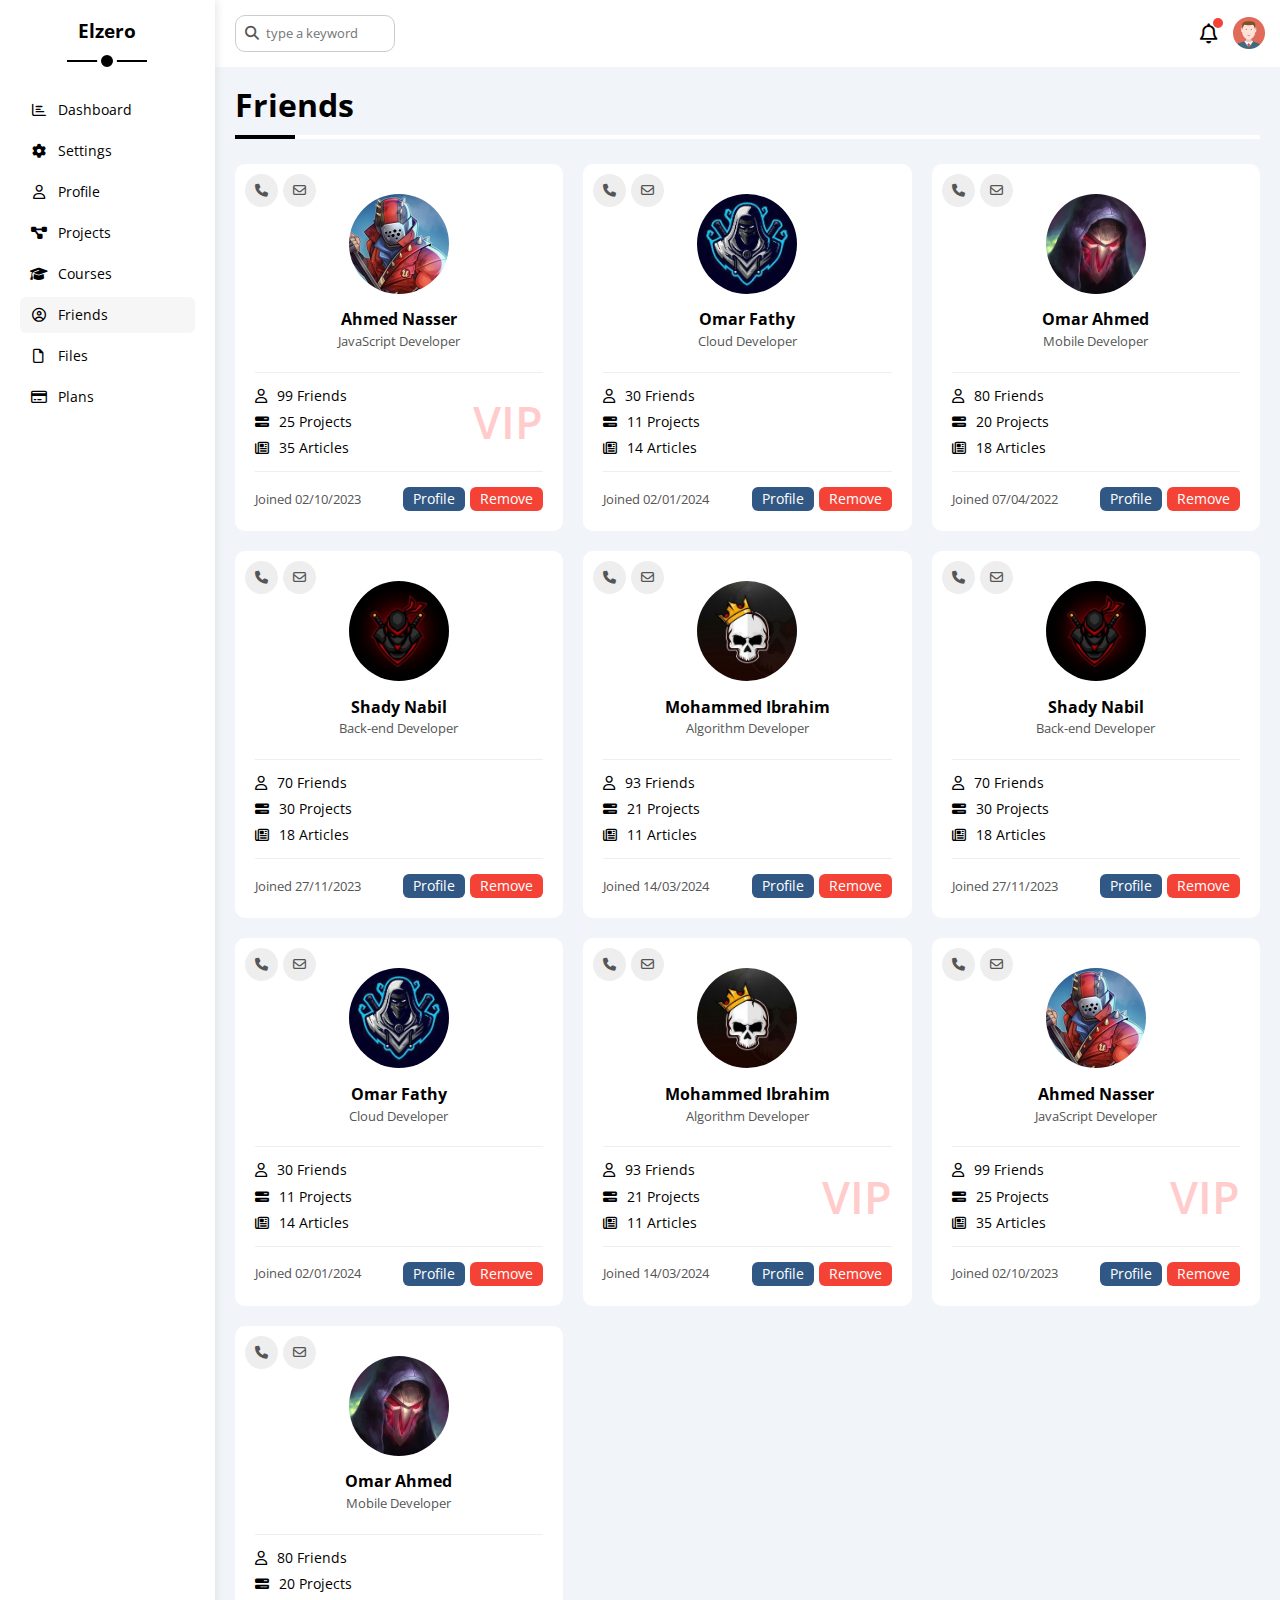
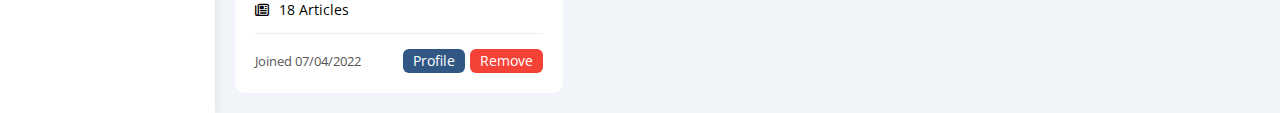
<file: friends.html>
<!DOCTYPE html>
<html lang="en">
<head>
    <meta charset="UTF-8">
    <meta name="viewport" content="width=device-width, initial-scale=1.0">
    <meta name="description" content="This is my application on template 4">
    <meta http-equiv="X-UA-Compatible" content="IE=edge">
    <link rel="stylesheet" href="css/normalize.css">
    <link rel="stylesheet" href="css/all.min.css">
    <link rel="preconnect" href="https://fonts.googleapis.com">
    <link rel="preconnect" href="https://fonts.gstatic.com" crossorigin>
    <link href="https://fonts.googleapis.com/css2?family=Open+Sans:ital,wght@0,300;0,400;0,500;0,600;0,700;0,800;1,300;1,400;1,500;1,600;1,700;1,800&display=swap" rel="stylesheet">
    <link rel="stylesheet" href="css/framework.css">
    <link rel="stylesheet" href="css/main.css">
    <title>Friends | project 4</title>
</head>
<body>
    <div class="main-page d-flex w-full">
        <aside class="side p-20">
            <h3 class="p-relative txt-c">Elzero</h3>
            <ul>
                <li>
                    <a class="d-flex align-center p-10 rad-6 fs-14 mb-5" href="index.html">
                        <i class="fa-regular fa-chart-bar fa-fw"></i>
                        <span class="ml-10">Dashboard</span>
                    </a>
                </li>
                <li>
                    <a class="d-flex align-center p-10 rad-6 fs-14 mb-5" href="settings.html">
                        <i class="fa-solid fa-gear fa-fw"></i>
                        <span class="ml-10">Settings</span>
                    </a>
                </li>
                <li>
                    <a class="d-flex align-center p-10 rad-6 fs-14 mb-5" href="profile.html">
                        <i class="fa-regular fa-user fa-fw"></i>
                        <span class="ml-10">Profile</span>
                    </a>
                </li>
                <li>
                    <a class="d-flex align-center p-10 rad-6 fs-14 mb-5" href="projects.html">
                        <i class="fa-solid fa-diagram-project fa-fw"></i>
                        <span class="ml-10">Projects</span>
                    </a>
                </li>
                <li>
                    <a class="d-flex align-center p-10 rad-6 fs-14 mb-5" href="courses.html">
                        <i class="fa-solid fa-graduation-cap fa-fw"></i>
                        <span class="ml-10">Courses</span>
                    </a>
                </li>
                <li>
                    <a class="active d-flex align-center p-10 rad-6 fs-14 mb-5" href="friends.html">
                        <i class="fa-regular fa-circle-user fa-fw"></i>
                        <span class="ml-10">Friends</span>
                    </a>
                </li>
                <li>
                    <a class="d-flex align-center p-10 rad-6 fs-14 mb-5" href="files.html">
                        <i class="fa-regular fa-file fa-fw"></i>
                        <span class="ml-10">Files</span>
                    </a>
                </li>
                <li>
                    <a class="d-flex align-center p-10 rad-6 fs-14 mb-5" href="plans.html">
                        <i class="fa-regular fa-credit-card fa-fw"></i>
                        <span class="ml-10">Plans</span>
                    </a>
                </li>
            </ul>
        </aside>
        <main class="w-full">
            <header class="p-15 between-flex bg-white">
                <div class="search p-relative">
                    <input class="ml-5 p-10 rad-10 b-1-c fs-13" name="search" type="search" placeholder="type a keyword">
                </div>
                <div class="user-sec d-flex align-center">
                    <i class="fa-regular fa-bell fa-lg p-relative"></i>
                    <img src="imgs/avatar.png" alt="avatar">
                </div>
            </header>
            <div class="page-display">
                <h1 class="p-relative">Friends</h1>
                <div class="friends-page d-grid narrow-columns m-20">
                    <div class="rad-10 bg-white p-20 p-relative">
                        <div class="contact p-absolute fs-13 c-grey d-flex w-fit">
                            <i class="fa-solid fa-phone rad-half d-block p-10 bg-eee"></i>
                            <i class="fa-regular fa-envelope rad-half d-block p-10 bg-eee"></i>
                        </div>
                        <div class="image-box txt-c pt-10 pb-10">
                            <img class="rad-half" src="imgs/friend-01.jpg" alt="friend">
                            <h2 class="fs-16 mb-5">Ahmed Nasser</h2>
                            <p class="c-grey fs-13 mt-0">JavaScript Developer</p>
                        </div>
                        <div class="info-sec between-flex bt-1-e bb-1-e pt-15 pb-15">
                            <div class="info fs-14">
                                <div class="row between-flex w-fit gap-10 mb-10">
                                    <i class="fa-regular fa-user"></i>
                                    <span>99 Friends</span>
                                </div>
                                <div class="row between-flex w-fit gap-10 mb-10">
                                    <i class="fa-solid fa-bars-progress"></i>
                                    <span>25 Projects</span>
                                </div>
                                <div class="row between-flex w-fit gap-10">
                                    <i class="fa-regular fa-newspaper"></i>
                                    <span>35 Articles</span>
                                </div>
                            </div>
                            <span class="vip">VIP</span>
                        </div>
                        <div class="btns-box between-flex gap-10 mt-15">
                            <span class="date c-grey fs-13">Joined 02/10/2023</span>
                            <div class="btns c-white fs-14 d-flex">
                                <span class="btn-shape bg-blue mr-5">Profile</span>
                                <span class="btn-shape bg-red">Remove</span>
                            </div>
                        </div>
                    </div>
                    <div class="rad-10 bg-white p-20 p-relative">
                        <div class="contact p-absolute fs-13 c-grey d-flex w-fit">
                            <i class="fa-solid fa-phone rad-half d-block p-10 bg-eee"></i>
                            <i class="fa-regular fa-envelope rad-half d-block p-10 bg-eee"></i>
                        </div>
                        <div class="image-box txt-c pt-10 pb-10">
                            <img class="rad-half" src="imgs/friend-02.jpg" alt="friend">
                            <h2 class="fs-16 mb-5">Omar Fathy</h2>
                            <p class="c-grey fs-13 mt-0">Cloud Developer</p>
                        </div>
                        <div class="info-sec between-flex bt-1-e bb-1-e pt-15 pb-15">
                            <div class="info fs-14">
                                <div class="row between-flex w-fit gap-10 mb-10">
                                    <i class="fa-regular fa-user"></i>
                                    <span>30 Friends</span>
                                </div>
                                <div class="row between-flex w-fit gap-10 mb-10">
                                    <i class="fa-solid fa-bars-progress"></i>
                                    <span>11 Projects</span>
                                </div>
                                <div class="row between-flex w-fit gap-10">
                                    <i class="fa-regular fa-newspaper"></i>
                                    <span>14 Articles</span>
                                </div>
                            </div>
                        </div>
                        <div class="btns-box between-flex gap-10 mt-15">
                            <span class="date c-grey fs-13">Joined 02/01/2024</span>
                            <div class="btns c-white fs-14 d-flex">
                                <span class="btn-shape bg-blue mr-5">Profile</span>
                                <span class="btn-shape bg-red">Remove</span>
                            </div>
                        </div>
                    </div>
                    <div class="rad-10 bg-white p-20 p-relative">
                        <div class="contact p-absolute fs-13 c-grey d-flex w-fit">
                            <i class="fa-solid fa-phone rad-half d-block p-10 bg-eee"></i>
                            <i class="fa-regular fa-envelope rad-half d-block p-10 bg-eee"></i>
                        </div>
                        <div class="image-box txt-c pt-10 pb-10">
                            <img class="rad-half" src="imgs/friend-03.jpg" alt="friend">
                            <h2 class="fs-16 mb-5">Omar Ahmed</h2>
                            <p class="c-grey fs-13 mt-0">Mobile Developer</p>
                        </div>
                        <div class="info-sec between-flex bt-1-e bb-1-e pt-15 pb-15">
                            <div class="info fs-14">
                                <div class="row between-flex w-fit gap-10 mb-10">
                                    <i class="fa-regular fa-user"></i>
                                    <span>80 Friends</span>
                                </div>
                                <div class="row between-flex w-fit gap-10 mb-10">
                                    <i class="fa-solid fa-bars-progress"></i>
                                    <span>20 Projects</span>
                                </div>
                                <div class="row between-flex w-fit gap-10">
                                    <i class="fa-regular fa-newspaper"></i>
                                    <span>18 Articles</span>
                                </div>
                            </div>
                        </div>
                        <div class="btns-box between-flex gap-10 mt-15">
                            <span class="date c-grey fs-13">Joined 07/04/2022</span>
                            <div class="btns c-white fs-14 d-flex">
                                <span class="btn-shape bg-blue mr-5">Profile</span>
                                <span class="btn-shape bg-red">Remove</span>
                            </div>
                        </div>
                    </div>
                    <div class="rad-10 bg-white p-20 p-relative">
                        <div class="contact p-absolute fs-13 c-grey d-flex w-fit">
                            <i class="fa-solid fa-phone rad-half d-block p-10 bg-eee"></i>
                            <i class="fa-regular fa-envelope rad-half d-block p-10 bg-eee"></i>
                        </div>
                        <div class="image-box txt-c pt-10 pb-10">
                            <img class="rad-half" src="imgs/friend-04.jpg" alt="friend">
                            <h2 class="fs-16 mb-5">Shady Nabil</h2>
                            <p class="c-grey fs-13 mt-0">Back-end Developer</p>
                        </div>
                        <div class="info-sec between-flex bt-1-e bb-1-e pt-15 pb-15">
                            <div class="info fs-14">
                                <div class="row between-flex w-fit gap-10 mb-10">
                                    <i class="fa-regular fa-user"></i>
                                    <span>70 Friends</span>
                                </div>
                                <div class="row between-flex w-fit gap-10 mb-10">
                                    <i class="fa-solid fa-bars-progress"></i>
                                    <span>30 Projects</span>
                                </div>
                                <div class="row between-flex w-fit gap-10">
                                    <i class="fa-regular fa-newspaper"></i>
                                    <span>18 Articles</span>
                                </div>
                            </div>
                        </div>
                        <div class="btns-box between-flex gap-10 mt-15">
                            <span class="date c-grey fs-13">Joined 27/11/2023</span>
                            <div class="btns c-white fs-14 d-flex">
                                <span class="btn-shape bg-blue mr-5">Profile</span>
                                <span class="btn-shape bg-red">Remove</span>
                            </div>
                        </div>
                    </div>
                    <div class="rad-10 bg-white p-20 p-relative">
                        <div class="contact p-absolute fs-13 c-grey d-flex w-fit">
                            <i class="fa-solid fa-phone rad-half d-block p-10 bg-eee"></i>
                            <i class="fa-regular fa-envelope rad-half d-block p-10 bg-eee"></i>
                        </div>
                        <div class="image-box txt-c pt-10 pb-10">
                            <img class="rad-half" src="imgs/friend-05.jpg" alt="friend">
                            <h2 class="fs-16 mb-5">Mohammed Ibrahim</h2>
                            <p class="c-grey fs-13 mt-0">Algorithm Developer</p>
                        </div>
                        <div class="info-sec between-flex bt-1-e bb-1-e pt-15 pb-15">
                            <div class="info fs-14">
                                <div class="row between-flex w-fit gap-10 mb-10">
                                    <i class="fa-regular fa-user"></i>
                                    <span>93 Friends</span>
                                </div>
                                <div class="row between-flex w-fit gap-10 mb-10">
                                    <i class="fa-solid fa-bars-progress"></i>
                                    <span>21 Projects</span>
                                </div>
                                <div class="row between-flex w-fit gap-10">
                                    <i class="fa-regular fa-newspaper"></i>
                                    <span>11 Articles</span>
                                </div>
                            </div>
                        </div>
                        <div class="btns-box between-flex gap-10 mt-15">
                            <span class="date c-grey fs-13">Joined 14/03/2024</span>
                            <div class="btns c-white fs-14 d-flex">
                                <span class="btn-shape bg-blue mr-5">Profile</span>
                                <span class="btn-shape bg-red">Remove</span>
                            </div>
                        </div>
                    </div>
                    <div class="rad-10 bg-white p-20 p-relative">
                        <div class="contact p-absolute fs-13 c-grey d-flex w-fit">
                            <i class="fa-solid fa-phone rad-half d-block p-10 bg-eee"></i>
                            <i class="fa-regular fa-envelope rad-half d-block p-10 bg-eee"></i>
                        </div>
                        <div class="image-box txt-c pt-10 pb-10">
                            <img class="rad-half" src="imgs/friend-04.jpg" alt="friend">
                            <h2 class="fs-16 mb-5">Shady Nabil</h2>
                            <p class="c-grey fs-13 mt-0">Back-end Developer</p>
                        </div>
                        <div class="info-sec between-flex bt-1-e bb-1-e pt-15 pb-15">
                            <div class="info fs-14">
                                <div class="row between-flex w-fit gap-10 mb-10">
                                    <i class="fa-regular fa-user"></i>
                                    <span>70 Friends</span>
                                </div>
                                <div class="row between-flex w-fit gap-10 mb-10">
                                    <i class="fa-solid fa-bars-progress"></i>
                                    <span>30 Projects</span>
                                </div>
                                <div class="row between-flex w-fit gap-10">
                                    <i class="fa-regular fa-newspaper"></i>
                                    <span>18 Articles</span>
                                </div>
                            </div>
                        </div>
                        <div class="btns-box between-flex gap-10 mt-15">
                            <span class="date c-grey fs-13">Joined 27/11/2023</span>
                            <div class="btns c-white fs-14 d-flex">
                                <span class="btn-shape bg-blue mr-5">Profile</span>
                                <span class="btn-shape bg-red">Remove</span>
                            </div>
                        </div>
                    </div>
                    <div class="rad-10 bg-white p-20 p-relative">
                        <div class="contact p-absolute fs-13 c-grey d-flex w-fit">
                            <i class="fa-solid fa-phone rad-half d-block p-10 bg-eee"></i>
                            <i class="fa-regular fa-envelope rad-half d-block p-10 bg-eee"></i>
                        </div>
                        <div class="image-box txt-c pt-10 pb-10">
                            <img class="rad-half" src="imgs/friend-02.jpg" alt="friend">
                            <h2 class="fs-16 mb-5">Omar Fathy</h2>
                            <p class="c-grey fs-13 mt-0">Cloud Developer</p>
                        </div>
                        <div class="info-sec between-flex bt-1-e bb-1-e pt-15 pb-15">
                            <div class="info fs-14">
                                <div class="row between-flex w-fit gap-10 mb-10">
                                    <i class="fa-regular fa-user"></i>
                                    <span>30 Friends</span>
                                </div>
                                <div class="row between-flex w-fit gap-10 mb-10">
                                    <i class="fa-solid fa-bars-progress"></i>
                                    <span>11 Projects</span>
                                </div>
                                <div class="row between-flex w-fit gap-10">
                                    <i class="fa-regular fa-newspaper"></i>
                                    <span>14 Articles</span>
                                </div>
                            </div>
                        </div>
                        <div class="btns-box between-flex gap-10 mt-15">
                            <span class="date c-grey fs-13">Joined 02/01/2024</span>
                            <div class="btns c-white fs-14 d-flex">
                                <span class="btn-shape bg-blue mr-5">Profile</span>
                                <span class="btn-shape bg-red">Remove</span>
                            </div>
                        </div>
                    </div>
                    <div class="rad-10 bg-white p-20 p-relative">
                        <div class="contact p-absolute fs-13 c-grey d-flex w-fit">
                            <i class="fa-solid fa-phone rad-half d-block p-10 bg-eee"></i>
                            <i class="fa-regular fa-envelope rad-half d-block p-10 bg-eee"></i>
                        </div>
                        <div class="image-box txt-c pt-10 pb-10">
                            <img class="rad-half" src="imgs/friend-05.jpg" alt="friend">
                            <h2 class="fs-16 mb-5">Mohammed Ibrahim</h2>
                            <p class="c-grey fs-13 mt-0">Algorithm Developer</p>
                        </div>
                        <div class="info-sec between-flex bt-1-e bb-1-e pt-15 pb-15">
                            <div class="info fs-14">
                                <div class="row between-flex w-fit gap-10 mb-10">
                                    <i class="fa-regular fa-user"></i>
                                    <span>93 Friends</span>
                                </div>
                                <div class="row between-flex w-fit gap-10 mb-10">
                                    <i class="fa-solid fa-bars-progress"></i>
                                    <span>21 Projects</span>
                                </div>
                                <div class="row between-flex w-fit gap-10">
                                    <i class="fa-regular fa-newspaper"></i>
                                    <span>11 Articles</span>
                                </div>
                            </div>
                            <span class="vip">VIP</span>
                        </div>
                        <div class="btns-box between-flex gap-10 mt-15">
                            <span class="date c-grey fs-13">Joined 14/03/2024</span>
                            <div class="btns c-white fs-14 d-flex">
                                <span class="btn-shape bg-blue mr-5">Profile</span>
                                <span class="btn-shape bg-red">Remove</span>
                            </div>
                        </div>
                    </div>
                    <div class="rad-10 bg-white p-20 p-relative">
                        <div class="contact p-absolute fs-13 c-grey d-flex w-fit">
                            <i class="fa-solid fa-phone rad-half d-block p-10 bg-eee"></i>
                            <i class="fa-regular fa-envelope rad-half d-block p-10 bg-eee"></i>
                        </div>
                        <div class="image-box txt-c pt-10 pb-10">
                            <img class="rad-half" src="imgs/friend-01.jpg" alt="friend">
                            <h2 class="fs-16 mb-5">Ahmed Nasser</h2>
                            <p class="c-grey fs-13 mt-0">JavaScript Developer</p>
                        </div>
                        <div class="info-sec between-flex bt-1-e bb-1-e pt-15 pb-15">
                            <div class="info fs-14">
                                <div class="row between-flex w-fit gap-10 mb-10">
                                    <i class="fa-regular fa-user"></i>
                                    <span>99 Friends</span>
                                </div>
                                <div class="row between-flex w-fit gap-10 mb-10">
                                    <i class="fa-solid fa-bars-progress"></i>
                                    <span>25 Projects</span>
                                </div>
                                <div class="row between-flex w-fit gap-10">
                                    <i class="fa-regular fa-newspaper"></i>
                                    <span>35 Articles</span>
                                </div>
                            </div>
                            <span class="vip">VIP</span>
                        </div>
                        <div class="btns-box between-flex gap-10 mt-15">
                            <span class="date c-grey fs-13">Joined 02/10/2023</span>
                            <div class="btns c-white fs-14 d-flex">
                                <span class="btn-shape bg-blue mr-5">Profile</span>
                                <span class="btn-shape bg-red">Remove</span>
                            </div>
                        </div>
                    </div>
                    <div class="rad-10 bg-white p-20 p-relative">
                        <div class="contact p-absolute fs-13 c-grey d-flex w-fit">
                            <i class="fa-solid fa-phone rad-half d-block p-10 bg-eee"></i>
                            <i class="fa-regular fa-envelope rad-half d-block p-10 bg-eee"></i>
                        </div>
                        <div class="image-box txt-c pt-10 pb-10">
                            <img class="rad-half" src="imgs/friend-03.jpg" alt="friend">
                            <h2 class="fs-16 mb-5">Omar Ahmed</h2>
                            <p class="c-grey fs-13 mt-0">Mobile Developer</p>
                        </div>
                        <div class="info-sec between-flex bt-1-e bb-1-e pt-15 pb-15">
                            <div class="info fs-14">
                                <div class="row between-flex w-fit gap-10 mb-10">
                                    <i class="fa-regular fa-user"></i>
                                    <span>80 Friends</span>
                                </div>
                                <div class="row between-flex w-fit gap-10 mb-10">
                                    <i class="fa-solid fa-bars-progress"></i>
                                    <span>20 Projects</span>
                                </div>
                                <div class="row between-flex w-fit gap-10">
                                    <i class="fa-regular fa-newspaper"></i>
                                    <span>18 Articles</span>
                                </div>
                            </div>
                        </div>
                        <div class="btns-box between-flex gap-10 mt-15">
                            <span class="date c-grey fs-13">Joined 07/04/2022</span>
                            <div class="btns c-white fs-14 d-flex">
                                <span class="btn-shape bg-blue mr-5">Profile</span>
                                <span class="btn-shape bg-red">Remove</span>
                            </div>
                        </div>
                    </div>
                </div>
            </div>
        </main>
    </div>
</body>
</html>
</file>
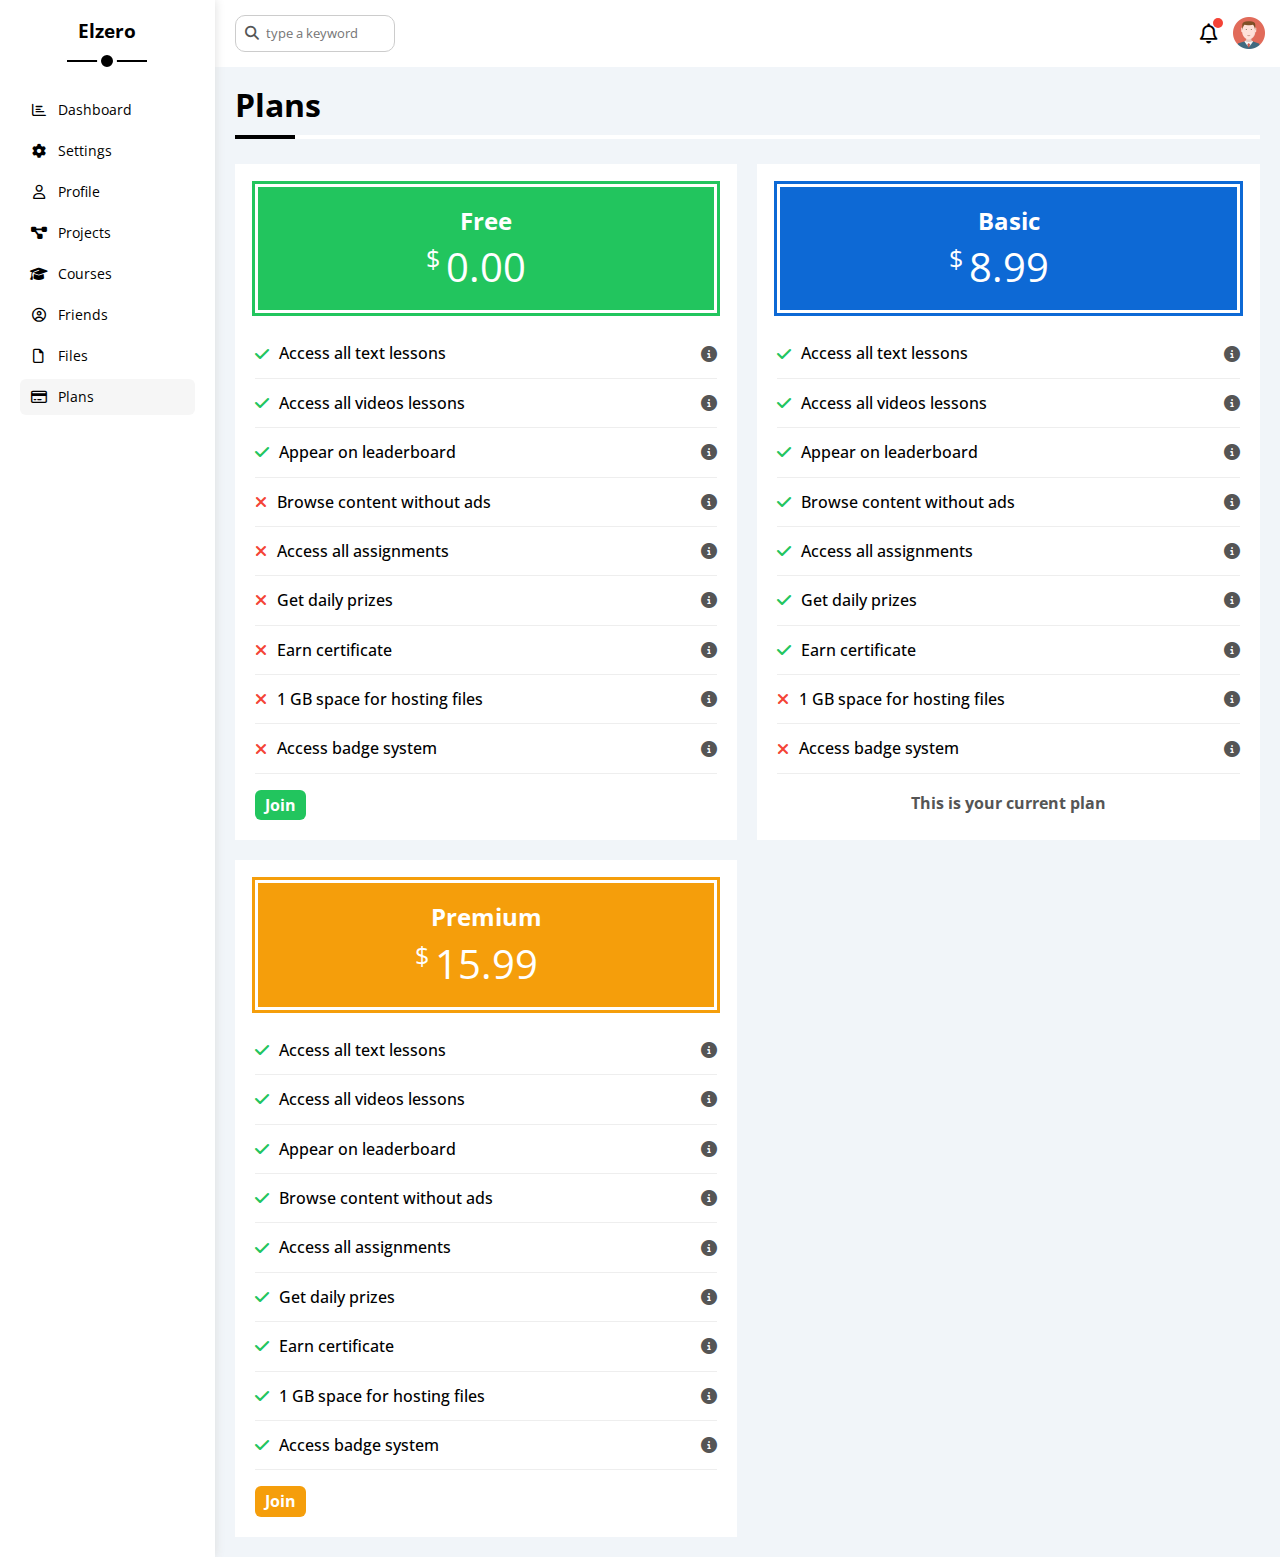
<file: plans.html>
<!DOCTYPE html>
<html lang="en">
<head>
    <meta charset="UTF-8">
    <meta name="viewport" content="width=device-width, initial-scale=1.0">
    <meta name="description" content="This is my application on template 4">
    <meta http-equiv="X-UA-Compatible" content="IE=edge">
    <link rel="stylesheet" href="css/normalize.css">
    <link rel="stylesheet" href="css/all.min.css">
    <link rel="preconnect" href="https://fonts.googleapis.com">
    <link rel="preconnect" href="https://fonts.gstatic.com" crossorigin>
    <link href="https://fonts.googleapis.com/css2?family=Open+Sans:ital,wght@0,300;0,400;0,500;0,600;0,700;0,800;1,300;1,400;1,500;1,600;1,700;1,800&display=swap" rel="stylesheet">
    <link rel="stylesheet" href="css/framework.css">
    <link rel="stylesheet" href="css/main.css">
    <title>Plans | project 4</title>
</head>
<body>
    <div class="main-page d-flex w-full">
        <aside class="side p-20">
            <h3 class="p-relative txt-c">Elzero</h3>
            <ul>
                <li>
                    <a class="d-flex align-center p-10 rad-6 fs-14 mb-5" href="index.html">
                        <i class="fa-regular fa-chart-bar fa-fw"></i>
                        <span class="ml-10">Dashboard</span>
                    </a>
                </li>
                <li>
                    <a class="d-flex align-center p-10 rad-6 fs-14 mb-5" href="settings.html">
                        <i class="fa-solid fa-gear fa-fw"></i>
                        <span class="ml-10">Settings</span>
                    </a>
                </li>
                <li>
                    <a class="d-flex align-center p-10 rad-6 fs-14 mb-5" href="profile.html">
                        <i class="fa-regular fa-user fa-fw"></i>
                        <span class="ml-10">Profile</span>
                    </a>
                </li>
                <li>
                    <a class="d-flex align-center p-10 rad-6 fs-14 mb-5" href="projects.html">
                        <i class="fa-solid fa-diagram-project fa-fw"></i>
                        <span class="ml-10">Projects</span>
                    </a>
                </li>
                <li>
                    <a class="d-flex align-center p-10 rad-6 fs-14 mb-5" href="courses.html">
                        <i class="fa-solid fa-graduation-cap fa-fw"></i>
                        <span class="ml-10">Courses</span>
                    </a>
                </li>
                <li>
                    <a class="d-flex align-center p-10 rad-6 fs-14 mb-5" href="friends.html">
                        <i class="fa-regular fa-circle-user fa-fw"></i>
                        <span class="ml-10">Friends</span>
                    </a>
                </li>
                <li>
                    <a class="d-flex align-center p-10 rad-6 fs-14 mb-5" href="files.html">
                        <i class="fa-regular fa-file fa-fw"></i>
                        <span class="ml-10">Files</span>
                    </a>
                </li>
                <li>
                    <a class="active d-flex align-center p-10 rad-6 fs-14 mb-5" href="plans.html">
                        <i class="fa-regular fa-credit-card fa-fw"></i>
                        <span class="ml-10">Plans</span>
                    </a>
                </li>
            </ul>
        </aside>
        <main class="w-full">
            <header class="p-15 between-flex bg-white">
                <div class="search p-relative">
                    <input class="ml-5 p-10 rad-10 b-1-c fs-13" name="search" type="search" placeholder="type a keyword">
                </div>
                <div class="user-sec d-flex align-center">
                    <i class="fa-regular fa-bell fa-lg p-relative"></i>
                    <img src="imgs/avatar.png" alt="avatar">
                </div>
            </header>
            <div class="page-display">
                <h1 class="p-relative">Plans</h1>
                <div class="plans-page m-20 d-grid wide-columns">
                    <div class="free bg-white p-20">
                        <div class="plan-head bg-green c-white txt-c p-20">
                            <h2 class="mt-0 mb-10">Free</h2>
                            <p class="price p-relative w-fit">
                                <span class="p-absolute">$</span>
                                0.00
                            </p>
                        </div>
                        <ul>
                            <li class="pt-15 pb-15 d-flex align-center bb-1-e">
                                <i class="fa-solid fa-check c-green"></i>
                                <span class="flex-1 d-in-block ml-10">Access all text lessons</span>
                                <i class="fa-solid fa-circle-info help c-grey"></i>
                            </li>
                            <li class="pt-15 pb-15 d-flex align-center bb-1-e">
                                <i class="fa-solid fa-check c-green"></i>
                                <span class="flex-1 d-in-block ml-10">Access all videos lessons</span>
                                <i class="fa-solid fa-circle-info help c-grey"></i>
                            </li>
                            <li class="pt-15 pb-15 d-flex align-center bb-1-e">
                                <i class="fa-solid fa-check c-green"></i>
                                <span class="flex-1 d-in-block ml-10">Appear on leaderboard</span>
                                <i class="fa-solid fa-circle-info help c-grey"></i>
                            </li>
                            <li class="pt-15 pb-15 d-flex align-center bb-1-e">
                                <i class="fa-solid fa-xmark c-red"></i>
                                <span class="flex-1 d-in-block ml-10">Browse content without ads</span>
                                <i class="fa-solid fa-circle-info help c-grey"></i>
                            </li>
                            <li class="pt-15 pb-15 d-flex align-center bb-1-e">
                                <i class="fa-solid fa-xmark c-red"></i>
                                <span class="flex-1 d-in-block ml-10">Access all assignments</span>
                                <i class="fa-solid fa-circle-info help c-grey"></i>
                            </li>
                            <li class="pt-15 pb-15 d-flex align-center bb-1-e">
                                <i class="fa-solid fa-xmark c-red"></i>
                                <span class="flex-1 d-in-block ml-10">Get daily prizes</span>
                                <i class="fa-solid fa-circle-info help c-grey"></i>
                            </li>
                            <li class="pt-15 pb-15 d-flex align-center bb-1-e">
                                <i class="fa-solid fa-xmark c-red"></i>
                                <span class="flex-1 d-in-block ml-10">Earn certificate</span>
                                <i class="fa-solid fa-circle-info help c-grey"></i>
                            </li>
                            <li class="pt-15 pb-15 d-flex align-center bb-1-e">
                                <i class="fa-solid fa-xmark c-red"></i>
                                <span class="flex-1 d-in-block ml-10">1 GB space for hosting files</span>
                                <i class="fa-solid fa-circle-info help c-grey"></i>
                            </li>
                            <li class="pt-15 pb-15 d-flex align-center bb-1-e">
                                <i class="fa-solid fa-xmark c-red"></i>
                                <span class="flex-1 d-in-block ml-10">Access badge system</span>
                                <i class="fa-solid fa-circle-info help c-grey"></i>
                            </li>
                        </ul>
                        <div class="join-btn rad-6 fw-bold bg-green c-white w-fit">Join</div>
                    </div>
                    <div class="basic bg-white p-20">
                        <div class="plan-head bg-blue-alt c-white txt-c p-20">
                            <h2 class="mt-0 mb-10">Basic</h2>
                            <p class="price p-relative w-fit">
                                <span class="p-absolute">$</span>
                                8.99
                            </p>
                        </div>
                        <ul>
                            <li class="pt-15 pb-15 d-flex align-center bb-1-e">
                                <i class="fa-solid fa-check c-green"></i>
                                <span class="flex-1 d-in-block ml-10">Access all text lessons</span>
                                <i class="fa-solid fa-circle-info help c-grey"></i>
                            </li>
                            <li class="pt-15 pb-15 d-flex align-center bb-1-e">
                                <i class="fa-solid fa-check c-green"></i>
                                <span class="flex-1 d-in-block ml-10">Access all videos lessons</span>
                                <i class="fa-solid fa-circle-info help c-grey"></i>
                            </li>
                            <li class="pt-15 pb-15 d-flex align-center bb-1-e">
                                <i class="fa-solid fa-check c-green"></i>
                                <span class="flex-1 d-in-block ml-10">Appear on leaderboard</span>
                                <i class="fa-solid fa-circle-info help c-grey"></i>
                            </li>
                            <li class="pt-15 pb-15 d-flex align-center bb-1-e">
                                <i class="fa-solid fa-check c-green"></i>
                                <span class="flex-1 d-in-block ml-10">Browse content without ads</span>
                                <i class="fa-solid fa-circle-info help c-grey"></i>
                            </li>
                            <li class="pt-15 pb-15 d-flex align-center bb-1-e">
                                <i class="fa-solid fa-check c-green"></i>
                                <span class="flex-1 d-in-block ml-10">Access all assignments</span>
                                <i class="fa-solid fa-circle-info help c-grey"></i>
                            </li>
                            <li class="pt-15 pb-15 d-flex align-center bb-1-e">
                                <i class="fa-solid fa-check c-green"></i>
                                <span class="flex-1 d-in-block ml-10">Get daily prizes</span>
                                <i class="fa-solid fa-circle-info help c-grey"></i>
                            </li>
                            <li class="pt-15 pb-15 d-flex align-center bb-1-e">
                                <i class="fa-solid fa-check c-green"></i>
                                <span class="flex-1 d-in-block ml-10">Earn certificate</span>
                                <i class="fa-solid fa-circle-info help c-grey"></i>
                            </li>
                            <li class="pt-15 pb-15 d-flex align-center bb-1-e">
                                <i class="fa-solid fa-xmark c-red"></i>
                                <span class="flex-1 d-in-block ml-10">1 GB space for hosting files</span>
                                <i class="fa-solid fa-circle-info help c-grey"></i>
                            </li>
                            <li class="pt-15 pb-15 d-flex align-center bb-1-e">
                                <i class="fa-solid fa-xmark c-red"></i>
                                <span class="flex-1 d-in-block ml-10">Access badge system</span>
                                <i class="fa-solid fa-circle-info help c-grey"></i>
                            </li>
                        </ul>
                        <div class="c-grey txt-c fw-bold mt-20">This is your current plan</div>
                    </div>
                    <div class="premium bg-white p-20">
                        <div class="plan-head bg-orange c-white txt-c p-20">
                            <h2 class="mt-0 mb-10">Premium</h2>
                            <p class="price p-relative w-fit">
                                <span class="p-absolute">$</span>
                                15.99
                            </p>
                        </div>
                        <ul>
                            <li class="pt-15 pb-15 d-flex align-center bb-1-e">
                                <i class="fa-solid fa-check c-green"></i>
                                <span class="flex-1 d-in-block ml-10">Access all text lessons</span>
                                <i class="fa-solid fa-circle-info help c-grey"></i>
                            </li>
                            <li class="pt-15 pb-15 d-flex align-center bb-1-e">
                                <i class="fa-solid fa-check c-green"></i>
                                <span class="flex-1 d-in-block ml-10">Access all videos lessons</span>
                                <i class="fa-solid fa-circle-info help c-grey"></i>
                            </li>
                            <li class="pt-15 pb-15 d-flex align-center bb-1-e">
                                <i class="fa-solid fa-check c-green"></i>
                                <span class="flex-1 d-in-block ml-10">Appear on leaderboard</span>
                                <i class="fa-solid fa-circle-info help c-grey"></i>
                            </li>
                            <li class="pt-15 pb-15 d-flex align-center bb-1-e">
                                <i class="fa-solid fa-check c-green"></i>
                                <span class="flex-1 d-in-block ml-10">Browse content without ads</span>
                                <i class="fa-solid fa-circle-info help c-grey"></i>
                            </li>
                            <li class="pt-15 pb-15 d-flex align-center bb-1-e">
                                <i class="fa-solid fa-check c-green"></i>
                                <span class="flex-1 d-in-block ml-10">Access all assignments</span>
                                <i class="fa-solid fa-circle-info help c-grey"></i>
                            </li>
                            <li class="pt-15 pb-15 d-flex align-center bb-1-e">
                                <i class="fa-solid fa-check c-green"></i>
                                <span class="flex-1 d-in-block ml-10">Get daily prizes</span>
                                <i class="fa-solid fa-circle-info help c-grey"></i>
                            </li>
                            <li class="pt-15 pb-15 d-flex align-center bb-1-e">
                                <i class="fa-solid fa-check c-green"></i>
                                <span class="flex-1 d-in-block ml-10">Earn certificate</span>
                                <i class="fa-solid fa-circle-info help c-grey"></i>
                            </li>
                            <li class="pt-15 pb-15 d-flex align-center bb-1-e">
                                <i class="fa-solid fa-check c-green"></i>
                                <span class="flex-1 d-in-block ml-10">1 GB space for hosting files</span>
                                <i class="fa-solid fa-circle-info help c-grey"></i>
                            </li>
                            <li class="pt-15 pb-15 d-flex align-center bb-1-e">
                                <i class="fa-solid fa-check c-green"></i>
                                <span class="flex-1 d-in-block ml-10">Access badge system</span>
                                <i class="fa-solid fa-circle-info help c-grey"></i>
                            </li>
                        </ul>
                        <div class="join-btn rad-6 fw-bold bg-orange c-white w-fit">Join</div>
                    </div>
                </div>
            </div>
        </main>
    </div>
</body>
</html>
</file>
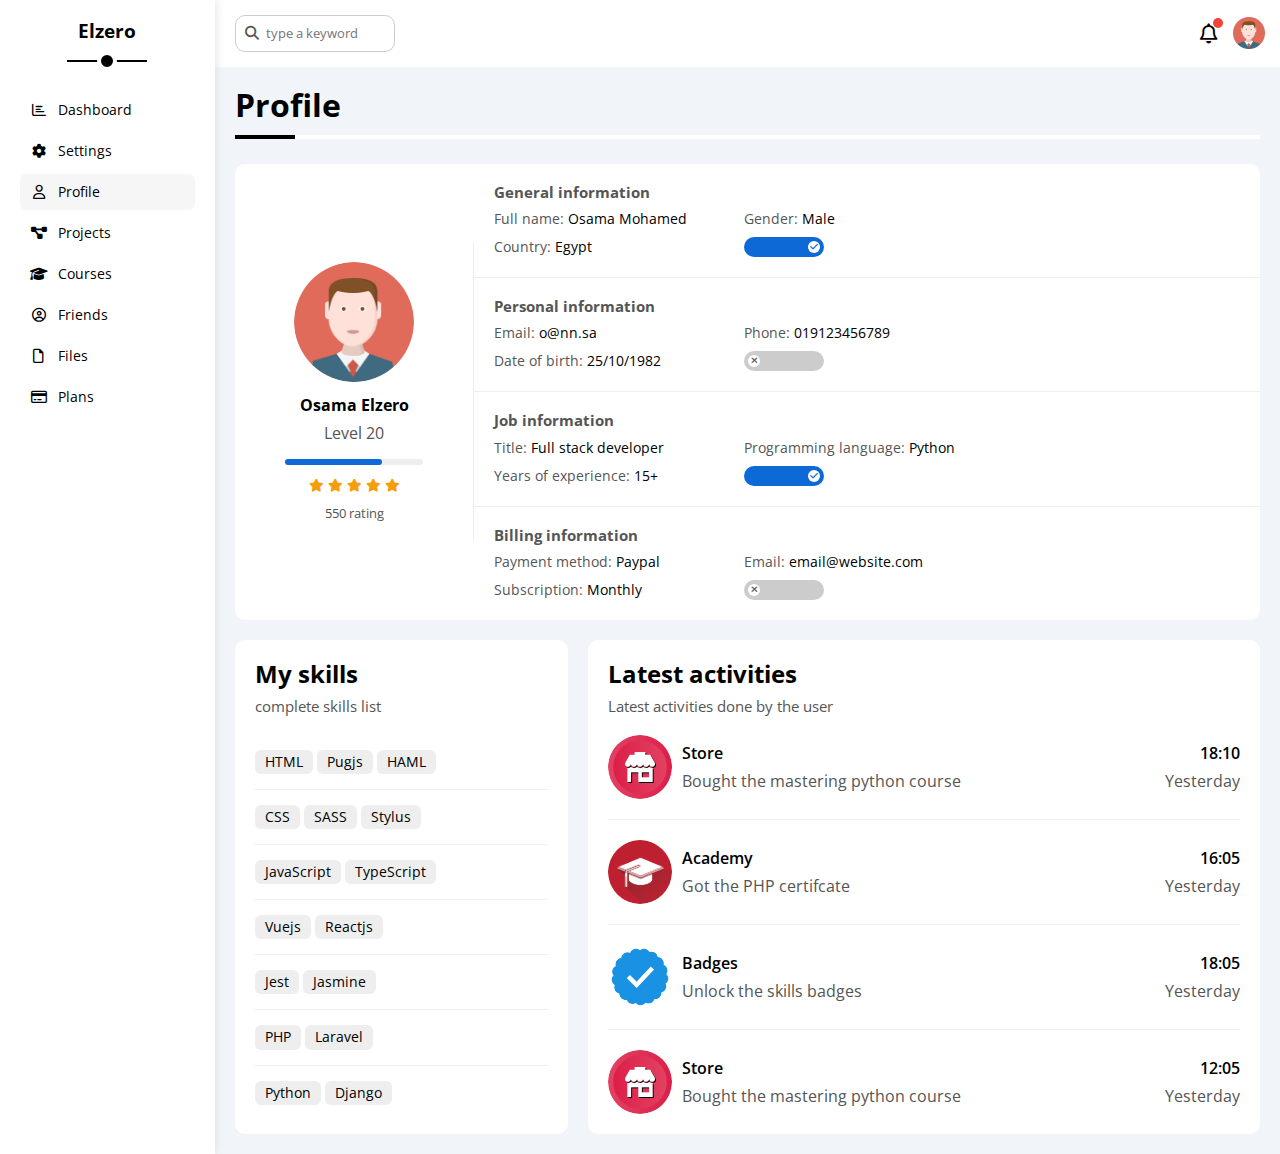
<file: profile.html>
<!DOCTYPE html>
<html lang="en">
<head>
    <meta charset="UTF-8">
    <meta name="viewport" content="width=device-width, initial-scale=1.0">
    <meta name="description" content="This is my application on template 4">
    <meta http-equiv="X-UA-Compatible" content="IE=edge">
    <link rel="stylesheet" href="css/normalize.css">
    <link rel="stylesheet" href="css/all.min.css">
    <link rel="preconnect" href="https://fonts.googleapis.com">
    <link rel="preconnect" href="https://fonts.gstatic.com" crossorigin>
    <link href="https://fonts.googleapis.com/css2?family=Open+Sans:ital,wght@0,300;0,400;0,500;0,600;0,700;0,800;1,300;1,400;1,500;1,600;1,700;1,800&display=swap" rel="stylesheet">
    <link rel="stylesheet" href="css/framework.css">
    <link rel="stylesheet" href="css/main.css">
    <title>Profile | project 4</title>
</head>
<body>
    <div class="main-page d-flex w-full">
        <aside class="side p-20">
            <h3 class="p-relative txt-c">Elzero</h3>
            <ul>
                <li>
                    <a class="d-flex align-center p-10 rad-6 fs-14 mb-5" href="index.html">
                        <i class="fa-regular fa-chart-bar fa-fw"></i>
                        <span class="ml-10">Dashboard</span>
                    </a>
                </li>
                <li>
                    <a class="d-flex align-center p-10 rad-6 fs-14 mb-5" href="settings.html">
                        <i class="fa-solid fa-gear fa-fw"></i>
                        <span class="ml-10">Settings</span>
                    </a>
                </li>
                <li>
                    <a class="active d-flex align-center p-10 rad-6 fs-14 mb-5" href="profile.html">
                        <i class="fa-regular fa-user fa-fw"></i>
                        <span class="ml-10">Profile</span>
                    </a>
                </li>
                <li>
                    <a class="d-flex align-center p-10 rad-6 fs-14 mb-5" href="projects.html">
                        <i class="fa-solid fa-diagram-project fa-fw"></i>
                        <span class="ml-10">Projects</span>
                    </a>
                </li>
                <li>
                    <a class="d-flex align-center p-10 rad-6 fs-14 mb-5" href="courses.html">
                        <i class="fa-solid fa-graduation-cap fa-fw"></i>
                        <span class="ml-10">Courses</span>
                    </a>
                </li>
                <li>
                    <a class="d-flex align-center p-10 rad-6 fs-14 mb-5" href="friends.html">
                        <i class="fa-regular fa-circle-user fa-fw"></i>
                        <span class="ml-10">Friends</span>
                    </a>
                </li>
                <li>
                    <a class="d-flex align-center p-10 rad-6 fs-14 mb-5" href="files.html">
                        <i class="fa-regular fa-file fa-fw"></i>
                        <span class="ml-10">Files</span>
                    </a>
                </li>
                <li>
                    <a class="d-flex align-center p-10 rad-6 fs-14 mb-5" href="plans.html">
                        <i class="fa-regular fa-credit-card fa-fw"></i>
                        <span class="ml-10">Plans</span>
                    </a>
                </li>
            </ul>
        </aside>
        <main class="w-full">
            <header class="p-15 between-flex bg-white">
                <div class="search p-relative">
                    <input class="ml-5 p-10 rad-10 b-1-c fs-13" name="search" type="search" placeholder="type a keyword">
                </div>
                <div class="user-sec d-flex align-center">
                    <i class="fa-regular fa-bell fa-lg p-relative"></i>
                    <img src="imgs/avatar.png" alt="avatar">
                </div>
            </header>
            <div class="page-display">
                <h1 class="p-relative">Profile</h1>
                <div class="profile-page m-20">
                    <div class="prs-card rad-10 bg-white w-full d-flex align-center">
                        <div class="info-card txt-c p-20">
                            <img class="avat mb-10 rad-half" src="imgs/avatar.png" alt="avatar">
                            <p class="m-0 fw-bold">Osama Elzero</p>
                            <p class="c-grey mt-10">Level 20</p>
                            <div class="prog-container rad-6 bg-eee">
                                <div style="width: 70%;" class="progress rad-6 h-full bg-blue-alt"></div>
                            </div>
                            <div class="rating mt-10 mb-10">
                                <i class="fa-solid fa-star c-orange fs-13"></i>
                                <i class="fa-solid fa-star c-orange fs-13"></i>
                                <i class="fa-solid fa-star c-orange fs-13"></i>
                                <i class="fa-solid fa-star c-orange fs-13"></i>
                                <i class="fa-solid fa-star c-orange fs-13"></i>
                            </div>
                            <span class="c-grey fs-13">550 rating</span>
                        </div>
                        <div class="table-info w-full">
                            <div class="row p-20">
                                <p class="c-grey fs-15 m-0 fw-bold txt-c-mobile">General information</h4>
                                <div class="cells d-flex align-center fs-14 flex-wrap txt-c-mobile">
                                    <div class="cell pt-10">
                                        <span class="c-grey">Full name:</span>
                                        <span>Osama Mohamed</span>
                                    </div>
                                    <div class="cell pt-10">
                                        <span class="c-grey">Gender:</span>
                                        <span>Male</span>
                                    </div>
                                    <div class="cell pt-10">
                                        <span class="c-grey">Country:</span>
                                        <span>Egypt</span>
                                    </div>
                                    <div class="cell pt-10">
                                        <div class="toggle-switch">
                                            <label>
                                                <input type="checkbox" checked>
                                                <div>
                                                    <span class="center-flex bg-white rad-half"></span>
                                                </div>
                                            </label>
                                        </div>
                                    </div>
                                </div>
                            </div>
                            <div class="row p-20">
                                <p class="c-grey fs-15 m-0 fw-bold txt-c-mobile">Personal information</h4>
                                <div class="cells d-flex align-center fs-14 flex-wrap txt-c-mobile">
                                    <div class="cell pt-10">
                                        <span class="c-grey">Email:</span>
                                        <span>o@nn.sa</span>
                                    </div>
                                    <div class="cell pt-10">
                                        <span class="c-grey">Phone:</span>
                                        <span>019123456789</span>
                                    </div>
                                    <div class="cell pt-10">
                                        <span class="c-grey">Date of birth:</span>
                                        <span>25/10/1982</span>
                                    </div>
                                    <div class="cell pt-10">
                                        <div class="toggle-switch">
                                            <label>
                                                <input type="checkbox">
                                                <div>
                                                    <span class="center-flex bg-white rad-half"></span>
                                                </div>
                                            </label>
                                        </div>
                                    </div>
                                </div>
                            </div>
                            <div class="row p-20">
                                <p class="c-grey fs-15 m-0 fw-bold txt-c-mobile">Job information</h4>
                                <div class="cells d-flex align-center fs-14 flex-wrap txt-c-mobile">
                                    <div class="cell pt-10">
                                        <span class="c-grey">Title:</span>
                                        <span>Full stack developer</span>
                                    </div>
                                    <div class="cell pt-10">
                                        <span class="c-grey">Programming language:</span>
                                        <span>Python</span>
                                    </div>
                                    <div class="cell pt-10">
                                        <span class="c-grey">Years of experience:</span>
                                        <span>15+</span>
                                    </div>
                                    <div class="cell pt-10">
                                        <div class="toggle-switch">
                                            <label>
                                                <input type="checkbox" checked>
                                                <div>
                                                    <span class="center-flex bg-white rad-half"></span>
                                                </div>
                                            </label>
                                        </div>
                                    </div>
                                </div>
                            </div>
                            <div class="row p-20">
                                <p class="c-grey fs-15 m-0 fw-bold txt-c-mobile">Billing information</p>
                                <div class="cells d-flex align-center fs-14 flex-wrap txt-c-mobile">
                                    <div class="cell pt-10">
                                        <span class="c-grey">Payment method:</span>
                                        <span>Paypal</span>
                                    </div>
                                    <div class="cell pt-10">
                                        <span class="c-grey">Email:</span>
                                        <span>email@website.com</span>
                                    </div>
                                    <div class="cell pt-10">
                                        <span class="c-grey">Subscription:</span>
                                        <span>Monthly</span>
                                    </div>
                                    <div class="cell pt-10">
                                        <div class="toggle-switch">
                                            <label>
                                                <input type="checkbox">
                                                <div>
                                                    <span class="center-flex bg-white rad-half"></span>
                                                </div>
                                            </label>
                                        </div>
                                    </div>
                                </div>
                            </div>
                        </div>
                    </div>
                    <div class="lower-part d-flex gap-20 mt-20">
                        <div class="skills p-20 bg-white rad-10">
                            <h2 class="mt-0 mb-10">My skills</h2>
                            <p class="mt-0 mb-20 c-grey fs-15">complete skills list</p>
                            <div class="pt-15 pb-10 bb-1-e">
                                <span class="d-in-block btn-shape bg-eee mb-5 fs-14">HTML</span>
                                <span class="d-in-block btn-shape bg-eee mb-5 fs-14">Pugjs</span>
                                <span class="d-in-block btn-shape bg-eee mb-5 fs-14">HAML</span>
                            </div>
                            <div class="pt-15 pb-10 bb-1-e">
                                <span class="d-in-block btn-shape bg-eee mb-5 fs-14">CSS</span>
                                <span class="d-in-block btn-shape bg-eee mb-5 fs-14">SASS</span>
                                <span class="d-in-block btn-shape bg-eee mb-5 fs-14">Stylus</span>
                            </div>
                            <div class="pt-15 pb-10 bb-1-e">
                                <span class="d-in-block btn-shape bg-eee mb-5 fs-14">JavaScript</span>
                                <span class="d-in-block btn-shape bg-eee mb-5 fs-14">TypeScript</span>
                            </div>
                            <div class="pt-15 pb-10 bb-1-e">
                                <span class="d-in-block btn-shape bg-eee mb-5 fs-14">Vuejs</span>
                                <span class="d-in-block btn-shape bg-eee mb-5 fs-14">Reactjs</span>
                            </div>
                            <div class="pt-15 pb-10 bb-1-e">
                                <span class="d-in-block btn-shape bg-eee mb-5 fs-14">Jest</span>
                                <span class="d-in-block btn-shape bg-eee mb-5 fs-14">Jasmine</span>
                            </div>
                            <div class="pt-15 pb-10 bb-1-e">
                                <span class="d-in-block btn-shape bg-eee mb-5 fs-14">PHP</span>
                                <span class="d-in-block btn-shape bg-eee mb-5 fs-14">Laravel</span>
                            </div>
                            <div class="pt-15">
                                <span class="d-in-block btn-shape bg-eee mb-5 fs-14">Python</span>
                                <span class="d-in-block btn-shape bg-eee mb-5 fs-14">Django</span>
                            </div>
                        </div>
                        <div class="activities p-20 bg-white rad-10">
                            <h2 class="mt-0 mb-10">Latest activities</h2>
                            <p class="mt-0 mb-20 c-grey fs-15">Latest activities done by the user</p>
                            <div class="row d-flex align-center gap-10 pb-20 mb-20 bb-1-e">
                                <img class="rad-half" src="imgs/activity-01.png" alt="img">
                                <div class="info-box flex-1">
                                    <div class="between-flex gap-20 mb-15">
                                        <span>Store</span>
                                        <span>18:10</span>
                                    </div>
                                    <div class="between-flex gap-20 c-grey">
                                        <span>Bought the mastering python course</span>
                                        <span>Yesterday</span>
                                    </div>
                                </div>
                            </div>
                            <div class="row d-flex align-center gap-10 pb-20 mb-20 bb-1-e">
                                <img class="rad-half" src="imgs/activity-02.png" alt="img">
                                <div class="info-box flex-1">
                                    <div class="between-flex gap-20 mb-15">
                                        <span>Academy</span>
                                        <span>16:05</span>
                                    </div>
                                    <div class="between-flex gap-20 c-grey">
                                        <span>Got the PHP certifcate</span>
                                        <span>Yesterday</span>
                                    </div>
                                </div>
                            </div>
                            <div class="row d-flex align-center gap-10 pb-20 mb-20 bb-1-e">
                                <img class="rad-half" src="imgs/activity-03.png" alt="img">
                                <div class="info-box flex-1">
                                    <div class="between-flex gap-20 mb-15">
                                        <span>Badges</span>
                                        <span>18:05</span>
                                    </div>
                                    <div class="between-flex gap-20 c-grey">
                                        <span>Unlock the skills badges</span>
                                        <span>Yesterday</span>
                                    </div>
                                </div>
                            </div>
                            <div class="row d-flex align-center gap-10">
                                <img class="rad-half" src="imgs/activity-01.png" alt="img">
                                <div class="info-box flex-1">
                                    <div class="between-flex gap-20 mb-15">
                                        <span>Store</span>
                                        <span>12:05</span>
                                    </div>
                                    <div class="between-flex gap-20 c-grey">
                                        <span>Bought the mastering python course</span>
                                        <span>Yesterday</span>
                                    </div>
                                </div>
                            </div>
                        </div>
                    </div>
                </div>
            </div>
        </main>
    </div>
</body>
</html>
</file>
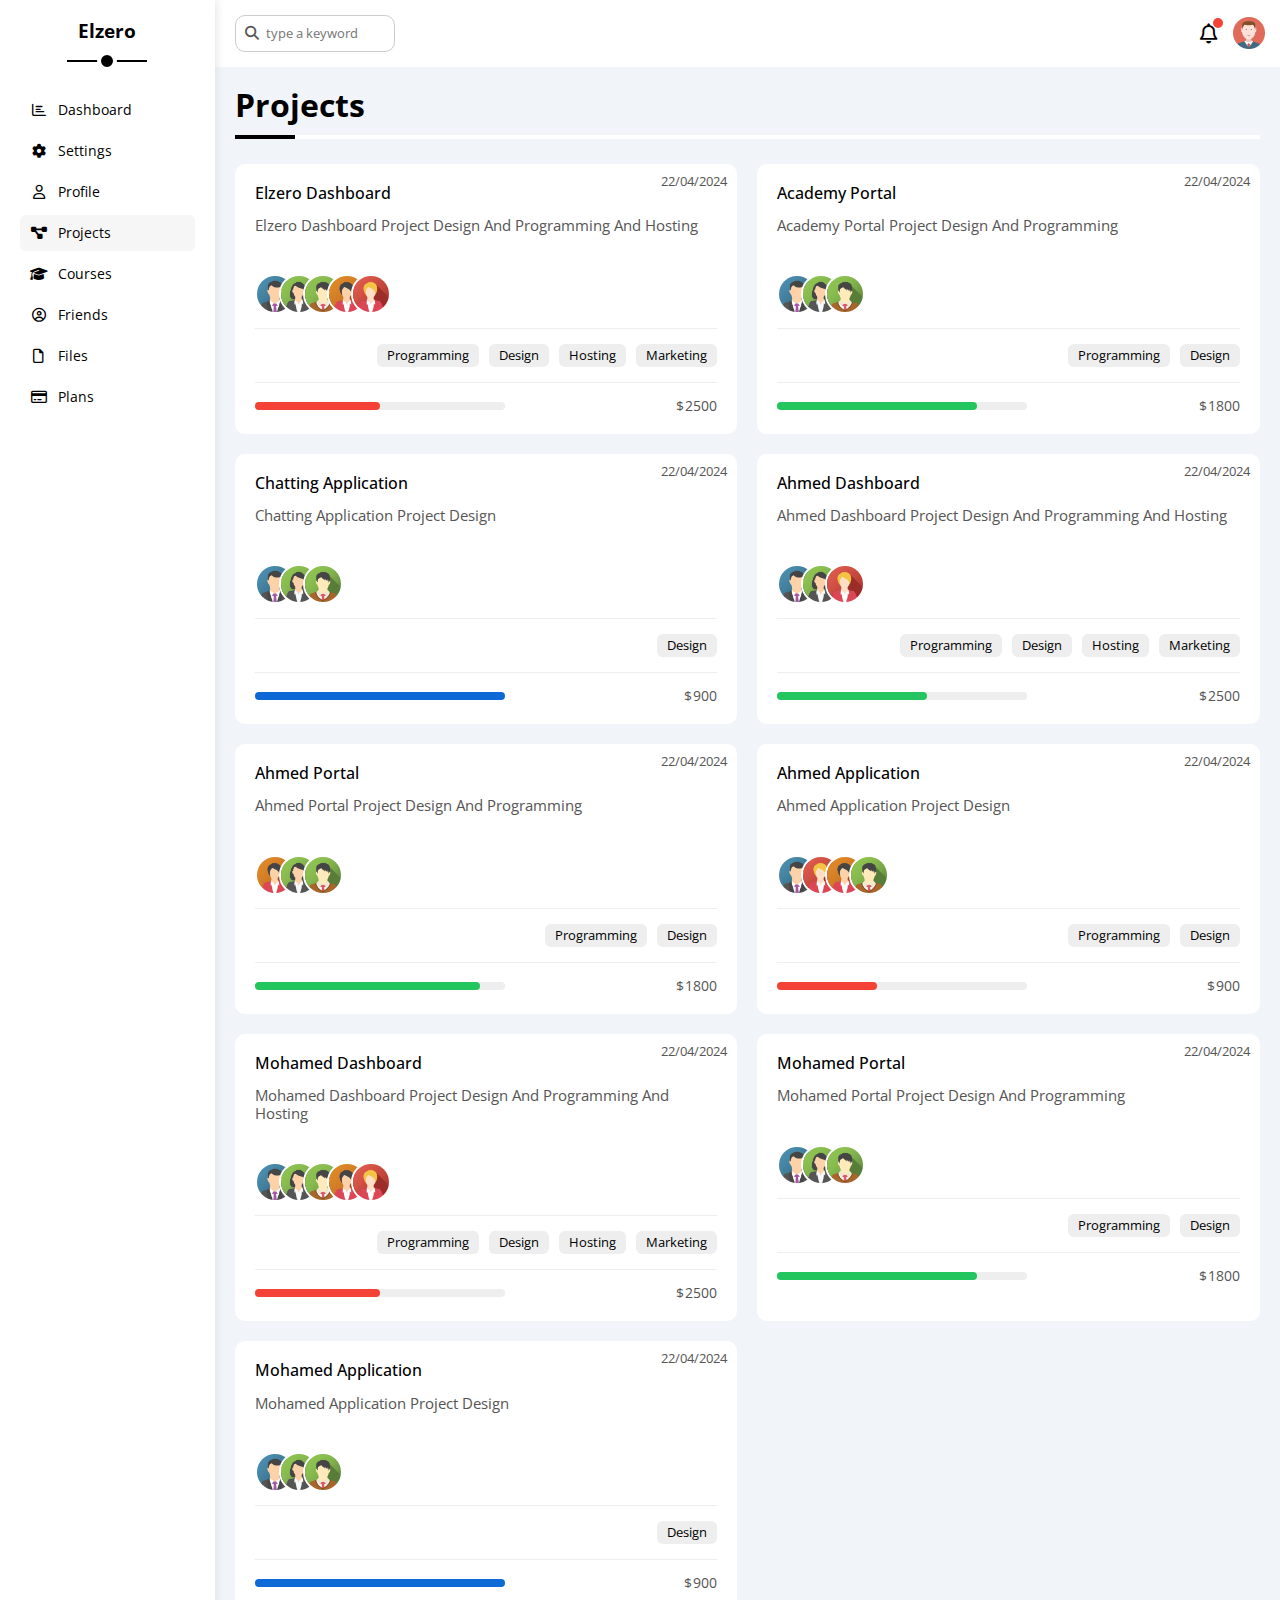
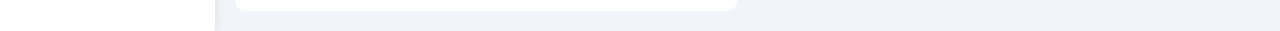
<file: projects.html>
<!DOCTYPE html>
<html lang="en">
<head>
    <meta charset="UTF-8">
    <meta name="viewport" content="width=device-width, initial-scale=1.0">
    <meta name="description" content="This is my application on template 4">
    <meta http-equiv="X-UA-Compatible" content="IE=edge">
    <link rel="stylesheet" href="css/normalize.css">
    <link rel="stylesheet" href="css/all.min.css">
    <link rel="preconnect" href="https://fonts.googleapis.com">
    <link rel="preconnect" href="https://fonts.gstatic.com" crossorigin>
    <link href="https://fonts.googleapis.com/css2?family=Open+Sans:ital,wght@0,300;0,400;0,500;0,600;0,700;0,800;1,300;1,400;1,500;1,600;1,700;1,800&display=swap" rel="stylesheet">
    <link rel="stylesheet" href="css/framework.css">
    <link rel="stylesheet" href="css/main.css">
    <title>Projects | project 4</title>
</head>
<body>
    <div class="main-page d-flex w-full">
        <aside class="side p-20">
            <h3 class="p-relative txt-c">Elzero</h3>
            <ul>
                <li>
                    <a class="d-flex align-center p-10 rad-6 fs-14 mb-5" href="index.html">
                        <i class="fa-regular fa-chart-bar fa-fw"></i>
                        <span class="ml-10">Dashboard</span>
                    </a>
                </li>
                <li>
                    <a class="d-flex align-center p-10 rad-6 fs-14 mb-5" href="settings.html">
                        <i class="fa-solid fa-gear fa-fw"></i>
                        <span class="ml-10">Settings</span>
                    </a>
                </li>
                <li>
                    <a class="d-flex align-center p-10 rad-6 fs-14 mb-5" href="profile.html">
                        <i class="fa-regular fa-user fa-fw"></i>
                        <span class="ml-10">Profile</span>
                    </a>
                </li>
                <li>
                    <a class="active d-flex align-center p-10 rad-6 fs-14 mb-5" href="projects.html">
                        <i class="fa-solid fa-diagram-project fa-fw"></i>
                        <span class="ml-10">Projects</span>
                    </a>
                </li>
                <li>
                    <a class="d-flex align-center p-10 rad-6 fs-14 mb-5" href="courses.html">
                        <i class="fa-solid fa-graduation-cap fa-fw"></i>
                        <span class="ml-10">Courses</span>
                    </a>
                </li>
                <li>
                    <a class="d-flex align-center p-10 rad-6 fs-14 mb-5" href="friends.html">
                        <i class="fa-regular fa-circle-user fa-fw"></i>
                        <span class="ml-10">Friends</span>
                    </a>
                </li>
                <li>
                    <a class="d-flex align-center p-10 rad-6 fs-14 mb-5" href="files.html">
                        <i class="fa-regular fa-file fa-fw"></i>
                        <span class="ml-10">Files</span>
                    </a>
                </li>
                <li>
                    <a class="d-flex align-center p-10 rad-6 fs-14 mb-5" href="plans.html">
                        <i class="fa-regular fa-credit-card fa-fw"></i>
                        <span class="ml-10">Plans</span>
                    </a>
                </li>
            </ul>
        </aside>
        <main class="w-full">
            <header class="p-15 between-flex bg-white">
                <div class="search p-relative">
                    <input class="ml-5 p-10 rad-10 b-1-c fs-13" name="search" type="search" placeholder="type a keyword">
                </div>
                <div class="user-sec d-flex align-center">
                    <i class="fa-regular fa-bell fa-lg p-relative"></i>
                    <img src="imgs/avatar.png" alt="avatar">
                </div>
            </header>
            <div class="page-display">
                <h1 class="p-relative">Projects</h1>
                <div class="projects-page d-grid wide-columns m-20">
                    <div class="bg-white rad-10 p-20 p-relative">
                        <p class="wid-heading mt-0 mb-10">Elzero Dashboard</p>
                        <p class="description c-grey fs-15">Elzero Dashboard Project Design And Programming And Hosting</p>
                        <div class="users pt-25">
                            <a class="d-in-block p-relative" href="#"><img class="image rad-half" src="imgs/team-01.png" alt="team"></a>
                            <a class="d-in-block p-relative" href="#"><img class="image rad-half" src="imgs/team-02.png" alt="team"></a>
                            <a class="d-in-block p-relative" href="#"><img class="image rad-half" src="imgs/team-03.png" alt="team"></a>
                            <a class="d-in-block p-relative" href="#"><img class="image rad-half" src="imgs/team-04.png" alt="team"></a>
                            <a class="d-in-block p-relative" href="#"><img class="image rad-half" src="imgs/team-05.png" alt="team"></a>
                        </div>
                        <div class="skill-box d-flex gap-10 mt-10 mb-10 pt-15 pb-15 bb-1-e bt-1-e w-full">
                            <span class="d-block btn-shape bg-eee fs-13 w-fit">Programming</span>
                            <span class="d-block btn-shape bg-eee fs-13 w-fit">Design</span>
                            <span class="d-block btn-shape bg-eee fs-13 w-fit">Hosting</span>
                            <span class="d-block btn-shape bg-eee fs-13 w-fit">Marketing</span>
                        </div>
                        <div class="lower-sec between-flex gap-10 pt-5">
                            <div class="progress-box bg-eee rad-6">
                                <div class="progress-level h-full bg-red rad-6" style="width: 50%;"></div>
                            </div>
                            <span class="c-grey fs-14">$ 2500</span>
                        </div>
                        <span class="date p-absolute c-grey fs-13">22/04/2024</span>
                    </div>
                    <div class="bg-white rad-10 p-20 p-relative">
                        <p class="wid-heading mt-0 mb-10">Academy Portal</p>
                        <p class="description c-grey fs-15">Academy Portal Project Design And Programming</p>
                        <div class="users pt-25">
                            <a class="d-in-block p-relative" href="#"><img class="image rad-half" src="imgs/team-01.png" alt="team"></a>
                            <a class="d-in-block p-relative" href="#"><img class="image rad-half" src="imgs/team-02.png" alt="team"></a>
                            <a class="d-in-block p-relative" href="#"><img class="image rad-half" src="imgs/team-03.png" alt="team"></a>
                        </div>
                        <div class="skill-box d-flex gap-10 mt-10 mb-10 pt-15 pb-15 bb-1-e bt-1-e w-full">
                            <span class="d-block btn-shape bg-eee fs-13 w-fit">Programming</span>
                            <span class="d-block btn-shape bg-eee fs-13 w-fit">Design</span>
                        </div>
                        <div class="lower-sec between-flex gap-10 pt-5">
                            <div class="progress-box bg-eee rad-6">
                                <div class="progress-level h-full bg-green rad-6" style="width: 80%;"></div>
                            </div>
                            <span class="c-grey fs-14">$ 1800</span>
                        </div>
                        <span class="date p-absolute c-grey fs-13">22/04/2024</span>
                    </div>
                    <div class="bg-white rad-10 p-20 p-relative">
                        <p class="wid-heading mt-0 mb-10">Chatting Application</p>
                        <p class="description c-grey fs-15">Chatting Application Project Design</p>
                        <div class="users pt-25">
                            <a class="d-in-block p-relative" href="#"><img class="image rad-half" src="imgs/team-01.png" alt="team"></a>
                            <a class="d-in-block p-relative" href="#"><img class="image rad-half" src="imgs/team-02.png" alt="team"></a>
                            <a class="d-in-block p-relative" href="#"><img class="image rad-half" src="imgs/team-03.png" alt="team"></a>
                        </div>
                        <div class="skill-box d-flex gap-10 mt-10 mb-10 pt-15 pb-15 bb-1-e bt-1-e w-full">
                            <span class="d-block btn-shape bg-eee fs-13 w-fit">Design</span>
                        </div>
                        <div class="lower-sec between-flex gap-10 pt-5">
                            <div class="progress-box bg-eee rad-6">
                                <div class="progress-level h-full bg-blue-alt rad-6" style="width: 100%;"></div>
                            </div>
                            <span class="c-grey fs-14">$ 900</span>
                        </div>
                        <span class="date p-absolute c-grey fs-13">22/04/2024</span>
                    </div>
                    <div class="bg-white rad-10 p-20 p-relative">
                        <p class="wid-heading mt-0 mb-10">Ahmed Dashboard</p>
                        <p class="description c-grey fs-15">Ahmed Dashboard Project Design And Programming And Hosting</p>
                        <div class="users pt-25">
                            <a class="d-in-block p-relative" href="#"><img class="image rad-half" src="imgs/team-01.png" alt="team"></a>
                            <a class="d-in-block p-relative" href="#"><img class="image rad-half" src="imgs/team-02.png" alt="team"></a>
                            <a class="d-in-block p-relative" href="#"><img class="image rad-half" src="imgs/team-05.png" alt="team"></a>
                        </div>
                        <div class="skill-box d-flex gap-10 mt-10 mb-10 pt-15 pb-15 bb-1-e bt-1-e w-full">
                            <span class="d-block btn-shape bg-eee fs-13 w-fit">Programming</span>
                            <span class="d-block btn-shape bg-eee fs-13 w-fit">Design</span>
                            <span class="d-block btn-shape bg-eee fs-13 w-fit">Hosting</span>
                            <span class="d-block btn-shape bg-eee fs-13 w-fit">Marketing</span>
                        </div>
                        <div class="lower-sec between-flex gap-10 pt-5">
                            <div class="progress-box bg-eee rad-6">
                                <div class="progress-level h-full bg-green rad-6" style="width: 60%;"></div>
                            </div>
                            <span class="c-grey fs-14">$ 2500</span>
                        </div>
                        <span class="date p-absolute c-grey fs-13">22/04/2024</span>
                    </div>
                    <div class="bg-white rad-10 p-20 p-relative">
                        <p class="wid-heading mt-0 mb-10">Ahmed Portal</p>
                        <p class="description c-grey fs-15">Ahmed Portal Project Design And Programming</p>
                        <div class="users pt-25">
                            <a class="d-in-block p-relative" href="#"><img class="image rad-half" src="imgs/team-04.png" alt="team"></a>
                            <a class="d-in-block p-relative" href="#"><img class="image rad-half" src="imgs/team-02.png" alt="team"></a>
                            <a class="d-in-block p-relative" href="#"><img class="image rad-half" src="imgs/team-03.png" alt="team"></a>
                        </div>
                        <div class="skill-box d-flex gap-10 mt-10 mb-10 pt-15 pb-15 bb-1-e bt-1-e w-full">
                            <span class="d-block btn-shape bg-eee fs-13 w-fit">Programming</span>
                            <span class="d-block btn-shape bg-eee fs-13 w-fit">Design</span>
                        </div>
                        <div class="lower-sec between-flex gap-10 pt-5">
                            <div class="progress-box bg-eee rad-6">
                                <div class="progress-level h-full bg-green rad-6" style="width: 90%;"></div>
                            </div>
                            <span class="c-grey fs-14">$ 1800</span>
                        </div>
                        <span class="date p-absolute c-grey fs-13">22/04/2024</span>
                    </div>
                    <div class="bg-white rad-10 p-20 p-relative">
                        <p class="wid-heading mt-0 mb-10">Ahmed Application</p>
                        <p class="description c-grey fs-15">Ahmed Application Project Design</p>
                        <div class="users pt-25">
                            <a class="d-in-block p-relative" href="#"><img class="image rad-half" src="imgs/team-01.png" alt="team"></a>
                            <a class="d-in-block p-relative" href="#"><img class="image rad-half" src="imgs/team-05.png" alt="team"></a>
                            <a class="d-in-block p-relative" href="#"><img class="image rad-half" src="imgs/team-04.png" alt="team"></a>
                            <a class="d-in-block p-relative" href="#"><img class="image rad-half" src="imgs/team-03.png" alt="team"></a>
                        </div>
                        <div class="skill-box d-flex gap-10 mt-10 mb-10 pt-15 pb-15 bb-1-e bt-1-e w-full">
                            <span class="d-block btn-shape bg-eee fs-13 w-fit">Programming</span>
                            <span class="d-block btn-shape bg-eee fs-13 w-fit">Design</span>
                        </div>
                        <div class="lower-sec between-flex gap-10 pt-5">
                            <div class="progress-box bg-eee rad-6">
                                <div class="progress-level h-full bg-red rad-6" style="width: 40%;"></div>
                            </div>
                            <span class="c-grey fs-14">$ 900</span>
                        </div>
                        <span class="date p-absolute c-grey fs-13">22/04/2024</span>
                    </div>
                    <div class="bg-white rad-10 p-20 p-relative">
                        <p class="wid-heading mt-0 mb-10">Mohamed Dashboard</p>
                        <p class="description c-grey fs-15">Mohamed Dashboard Project Design And Programming And Hosting</p>
                        <div class="users pt-25">
                            <a class="d-in-block p-relative" href="#"><img class="image rad-half" src="imgs/team-01.png" alt="team"></a>
                            <a class="d-in-block p-relative" href="#"><img class="image rad-half" src="imgs/team-02.png" alt="team"></a>
                            <a class="d-in-block p-relative" href="#"><img class="image rad-half" src="imgs/team-03.png" alt="team"></a>
                            <a class="d-in-block p-relative" href="#"><img class="image rad-half" src="imgs/team-04.png" alt="team"></a>
                            <a class="d-in-block p-relative" href="#"><img class="image rad-half" src="imgs/team-05.png" alt="team"></a>
                        </div>
                        <div class="skill-box d-flex gap-10 mt-10 mb-10 pt-15 pb-15 bb-1-e bt-1-e w-full">
                            <span class="d-block btn-shape bg-eee fs-13 w-fit">Programming</span>
                            <span class="d-block btn-shape bg-eee fs-13 w-fit">Design</span>
                            <span class="d-block btn-shape bg-eee fs-13 w-fit">Hosting</span>
                            <span class="d-block btn-shape bg-eee fs-13 w-fit">Marketing</span>
                        </div>
                        <div class="lower-sec between-flex gap-10 pt-5">
                            <div class="progress-box bg-eee rad-6">
                                <div class="progress-level h-full bg-red rad-6" style="width: 50%;"></div>
                            </div>
                            <span class="c-grey fs-14">$ 2500</span>
                        </div>
                        <span class="date p-absolute c-grey fs-13">22/04/2024</span>
                    </div>
                    <div class="bg-white rad-10 p-20 p-relative">
                        <p class="wid-heading mt-0 mb-10">Mohamed Portal</p>
                        <p class="description c-grey fs-15">Mohamed Portal Project Design And Programming</p>
                        <div class="users pt-25">
                            <a class="d-in-block p-relative" href="#"><img class="image rad-half" src="imgs/team-01.png" alt="team"></a>
                            <a class="d-in-block p-relative" href="#"><img class="image rad-half" src="imgs/team-02.png" alt="team"></a>
                            <a class="d-in-block p-relative" href="#"><img class="image rad-half" src="imgs/team-03.png" alt="team"></a>
                        </div>
                        <div class="skill-box d-flex gap-10 mt-10 mb-10 pt-15 pb-15 bb-1-e bt-1-e w-full">
                            <span class="d-block btn-shape bg-eee fs-13 w-fit">Programming</span>
                            <span class="d-block btn-shape bg-eee fs-13 w-fit">Design</span>
                        </div>
                        <div class="lower-sec between-flex gap-10 pt-5">
                            <div class="progress-box bg-eee rad-6">
                                <div class="progress-level h-full bg-green rad-6" style="width: 80%;"></div>
                            </div>
                            <span class="c-grey fs-14">$ 1800</span>
                        </div>
                        <span class="date p-absolute c-grey fs-13">22/04/2024</span>
                    </div>
                    <div class="bg-white rad-10 p-20 p-relative">
                        <p class="wid-heading mt-0 mb-10">Mohamed Application</p>
                        <p class="description c-grey fs-15">Mohamed Application Project Design</p>
                        <div class="users pt-25">
                            <a class="d-in-block p-relative" href="#"><img class="image rad-half" src="imgs/team-01.png" alt="team"></a>
                            <a class="d-in-block p-relative" href="#"><img class="image rad-half" src="imgs/team-02.png" alt="team"></a>
                            <a class="d-in-block p-relative" href="#"><img class="image rad-half" src="imgs/team-03.png" alt="team"></a>
                        </div>
                        <div class="skill-box d-flex gap-10 mt-10 mb-10 pt-15 pb-15 bb-1-e bt-1-e w-full">
                            <span class="d-block btn-shape bg-eee fs-13 w-fit">Design</span>
                        </div>
                        <div class="lower-sec between-flex gap-10 pt-5">
                            <div class="progress-box bg-eee rad-6">
                                <div class="progress-level h-full bg-blue-alt rad-6" style="width: 100%;"></div>
                            </div>
                            <span class="c-grey fs-14">$ 900</span>
                        </div>
                        <span class="date p-absolute c-grey fs-13">22/04/2024</span>
                    </div>
                </div>
            </div>
        </main>
    </div>
</body>
</html>
</file>
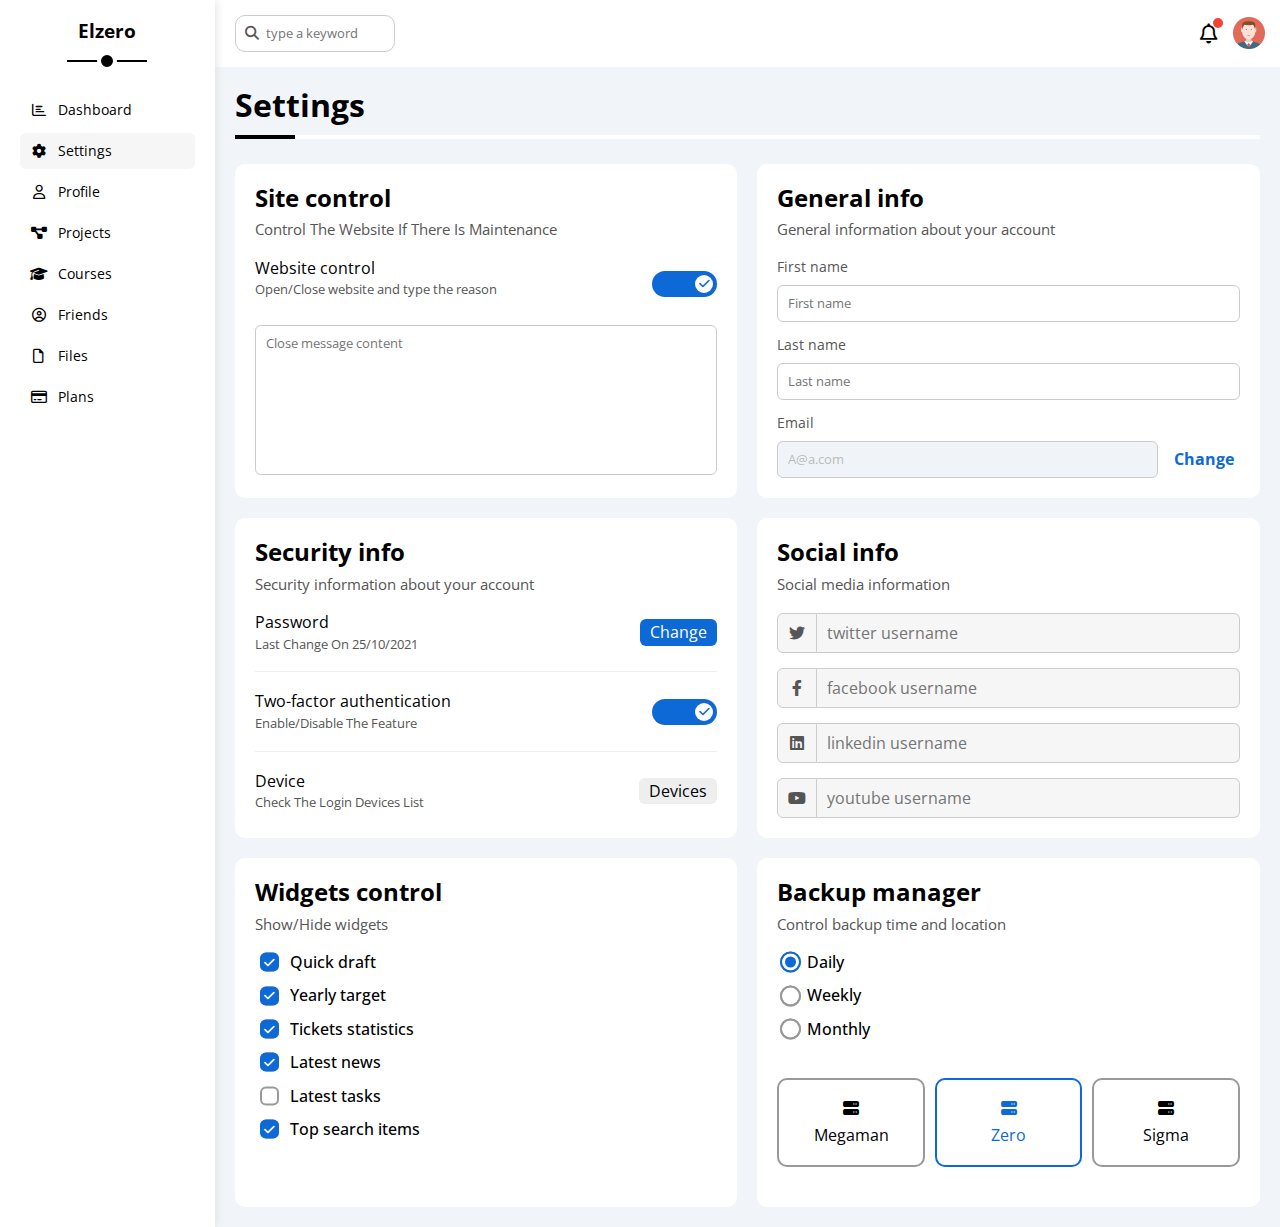
<file: settings.html>
<!DOCTYPE html>
<html lang="en">
<head>
    <meta charset="UTF-8">
    <meta name="viewport" content="width=device-width, initial-scale=1.0">
    <meta name="description" content="This is my application on template 4">
    <meta http-equiv="X-UA-Compatible" content="IE=edge">
    <link rel="stylesheet" href="css/normalize.css">
    <link rel="stylesheet" href="css/all.min.css">
    <link rel="preconnect" href="https://fonts.googleapis.com">
    <link rel="preconnect" href="https://fonts.gstatic.com" crossorigin>
    <link href="https://fonts.googleapis.com/css2?family=Open+Sans:ital,wght@0,300;0,400;0,500;0,600;0,700;0,800;1,300;1,400;1,500;1,600;1,700;1,800&display=swap" rel="stylesheet">
    <link rel="stylesheet" href="css/framework.css">
    <link rel="stylesheet" href="css/main.css">
    <title>Settings | project 4</title>
</head>
<body>
    <div class="main-page d-flex w-full">
        <aside class="side p-20">
            <h3 class="p-relative txt-c">Elzero</h3>
            <ul>
                <li>
                    <a class="d-flex align-center p-10 rad-6 fs-14 mb-5" href="index.html">
                        <i class="fa-regular fa-chart-bar fa-fw"></i>
                        <span class="ml-10">Dashboard</span>
                    </a>
                </li>
                <li>
                    <a class="active d-flex align-center p-10 rad-6 fs-14 mb-5" href="settings.html">
                        <i class="fa-solid fa-gear fa-fw"></i>
                        <span class="ml-10">Settings</span>
                    </a>
                </li>
                <li>
                    <a class="d-flex align-center p-10 rad-6 fs-14 mb-5" href="profile.html">
                        <i class="fa-regular fa-user fa-fw"></i>
                        <span class="ml-10">Profile</span>
                    </a>
                </li>
                <li>
                    <a class="d-flex align-center p-10 rad-6 fs-14 mb-5" href="projects.html">
                        <i class="fa-solid fa-diagram-project fa-fw"></i>
                        <span class="ml-10">Projects</span>
                    </a>
                </li>
                <li>
                    <a class="d-flex align-center p-10 rad-6 fs-14 mb-5" href="courses.html">
                        <i class="fa-solid fa-graduation-cap fa-fw"></i>
                        <span class="ml-10">Courses</span>
                    </a>
                </li>
                <li>
                    <a class="d-flex align-center p-10 rad-6 fs-14 mb-5" href="friends.html">
                        <i class="fa-regular fa-circle-user fa-fw"></i>
                        <span class="ml-10">Friends</span>
                    </a>
                </li>
                <li>
                    <a class="d-flex align-center p-10 rad-6 fs-14 mb-5" href="files.html">
                        <i class="fa-regular fa-file fa-fw"></i>
                        <span class="ml-10">Files</span>
                    </a>
                </li>
                <li>
                    <a class="d-flex align-center p-10 rad-6 fs-14 mb-5" href="plans.html">
                        <i class="fa-regular fa-credit-card fa-fw"></i>
                        <span class="ml-10">Plans</span>
                    </a>
                </li>
            </ul>
        </aside>
        <main class="w-full">
            <header class="p-15 between-flex bg-white">
                <div class="search p-relative">
                    <input class="ml-5 p-10 rad-10 b-1-c fs-13" name="search" type="search" placeholder="type a keyword">
                </div>
                <div class="user-sec d-flex align-center">
                    <i class="fa-regular fa-bell fa-lg p-relative"></i>
                    <img src="imgs/avatar.png" alt="avatar">
                </div>
            </header>
            <div class="page-display">
                <h1 class="p-relative">Settings</h1>
                <div class="settings-page fix-margin d-grid wide-columns m-20">
                    <div class="site-control p-20 rad-10 bg-white">
                        <h2 class="mt-0 mb-10">Site control</h2>
                        <p class="c-grey mt-0 mb-20 fs-15">Control The Website If There Is Maintenance</p>
                        <div class="switch-control between-flex mb-15">
                            <div class="info">
                                <span>Website control</span>
                                <p class="c-grey mt-5 fs-13">Open/Close website and type the reason</p>
                            </div>
                            <div class="toggle-switch">
                                <label>
                                    <input type="checkbox" checked>
                                    <div>
                                        <span class="center-flex bg-white rad-half"></span>
                                    </div>
                                </label>
                            </div>
                        </div>
                        <textarea class="fs-13 w-full b-1-c rad-6 p-10" name="Close message content" placeholder="Close message content"></textarea>
                    </div>
                    <div class="general-info bg-white rad-10 p-20">
                        <h2 class="mt-0 mb-10">General info</h2>
                        <p class="mt-0 mb-20 c-grey fs-15">General information about your account</p>
                        <form action="" method="post">
                            <label for="frname" class="fs-14 c-grey d-block mb-10">First name</label>
                            <input type="text" id="frname" placeholder="First name" class="p-10 rad-6 b-1-c w-full fs-13">
                            <label for="laname" class="fs-14 c-grey d-block mt-15 mb-10">Last name</label>
                            <input type="text" id="laname" placeholder="Last name" class="p-10 rad-6 b-1-c w-full fs-13">
                            <label for="mail" class="fs-14 c-grey d-block mt-15 mb-10">Email</label>
                            <div class="email-edit d-flex align-center">
                                <input type="text" id="mail" value="A@a.com" disabled class="flex-1 p-10 rad-6 b-1-c fs-13 mr-10">
                                <input type="reset" value="Change" class="c-blue-alt b-none bg-white fw-bold">
                            </div>
                        </form>
                    </div>
                    <div class="security-info bg-white rad-10 p-20">
                        <h2 class="mt-0 mb-10">Security info</h2>
                        <p class="mt-0 mb-20 c-grey fs-15">Security information about your account</p>
                        <div class="between-flex bb-1-e pb-20 mb-20">
                            <div>
                                <span>Password</span>
                                <p class="c-grey mt-5 mb-0 fs-13">Last Change On 25/10/2021</p>
                            </div>
                            <a class="btn-shape d-block ml-5 c-white bg-blue-alt rad-6 button" href="#">Change</a>  
                        </div>                    
                        <div class="between-flex bb-1-e pb-20 mb-20">
                            <div>
                                <span>Two-factor authentication</span>
                                <p class="c-grey mt-5 mb-0 fs-13">Enable/Disable The Feature</p>
                            </div>
                            <div class="toggle-switch">
                                <label>
                                    <input type="checkbox" checked>
                                    <div>
                                        <span class="center-flex bg-white rad-half"></span>
                                    </div>
                                </label>
                            </div>  
                        </div>
                        <div class="between-flex">
                            <div>
                                <span>Device</span>
                                <p class="c-grey mt-5 mb-0 fs-13">Check The Login Devices List</p>
                            </div>
                            <a class="btn-shape d-block ml-5 bg-eee rad-6" href="#">Devices</a>  
                        </div>                    
                    </div>
                    <div class="social-info bg-white rad-10 p-20">
                        <h2 class="mt-0 mb-10">Social info</h2>
                        <p class="mt-0 mb-20 c-grey fs-15">Social media information</p>
                        <div class="d-flex align-center mb-15">
                            <div class="icon center-flex b-1-c">
                                <i class="fa-brands fa-twitter c-grey"></i>
                            </div>
                            <input type="text" placeholder="twitter username" class="flex-1 pl-10 b-1-c">
                        </div>
                        <div class="d-flex align-center mb-15">
                            <div class="icon center-flex b-1-c">
                                <i class="fa-brands fa-facebook-f c-grey"></i>
                            </div>
                            <input type="text" placeholder="facebook username" class="flex-1 pl-10 b-1-c">
                        </div>
                        <div class="d-flex align-center mb-15">
                            <div class="icon center-flex b-1-c">
                                <i class="fa-brands fa-linkedin c-grey"></i>
                            </div>
                            <input type="text" placeholder="linkedin username" class="flex-1 pl-10 b-1-c">
                        </div>
                        <div class="d-flex align-center">
                            <div class="icon center-flex b-1-c">
                                <i class="fa-brands fa-youtube c-grey"></i>
                            </div>
                            <input type="text" placeholder="youtube username" class="flex-1 pl-10 b-1-c">
                        </div>
                    </div>
                    <div class="widgets-control bg-white rad-10 p-20">
                        <h2 class="mt-0 mb-10">Widgets control</h2>
                        <p class="mt-0 mb-20 c-grey fs-15">Show/Hide widgets</p>
                        <input type="checkbox" checked name="wid-cont" id="fr">
                        <label class="p-relative d-block w-fit ml-10 pl-25" for="fr">Quick draft</label>
                        <input type="checkbox" checked name="wid-cont" id="sc">
                        <label class="p-relative d-block w-fit mt-15 ml-10 pl-25" for="sc">Yearly target</label>
                        <input type="checkbox" checked name="wid-cont" id="th">
                        <label class="p-relative d-block w-fit mt-15 ml-10 pl-25" for="th">Tickets statistics</label>
                        <input type="checkbox" checked name="wid-cont" id="fore">
                        <label class="p-relative d-block w-fit mt-15 ml-10 pl-25" for="fore">Latest news</label>
                        <input type="checkbox" name="wid-cont" id="fiv">
                        <label class="p-relative d-block w-fit mt-15 ml-10 pl-25" for="fiv">Latest tasks</label>
                        <input type="checkbox" checked name="wid-cont" id="sx">
                        <label class="p-relative d-block w-fit mt-15 ml-10 pl-25" for="sx">Top search items</label>
                    </div>
                    <div class="backup-manager bg-white rad-10 p-20">
                        <h2 class="mt-0 mb-10">Backup manager</h2>
                        <p class="mt-0 mb-20 c-grey fs-15">Control backup time and location</p>
                        <div class="upper mb-20">
                            <input type="radio" name="ba-ma" checked id="n-1">
                            <label for="n-1" class="d-block w-fit p-relative ml-5 pl-25">Daily</label>
                            <input type="radio" name="ba-ma" id="n-2">
                            <label for="n-2" class="d-block w-fit p-relative ml-5 pl-25 mt-15">Weekly</label>
                            <input type="radio" name="ba-ma" id="n-3">
                            <label for="n-3" class="d-block w-fit p-relative ml-5 pl-25 mt-15">Monthly</label>
                        </div>
                        <div class="lower between-flex gap-10 pt-20 mb-20">
                            <input type="radio" name="ba-ma2" id="n-4">
                            <label for="n-4" class="d-block flex-1 rad-10 txt-c p-20">
                                <i class="fa-solid fa-server d-block mb-10"></i>
                                Megaman
                            </label>
                            <input type="radio" name="ba-ma2" checked id="n-5">
                            <label for="n-5" class="d-block flex-1 rad-10 txt-c p-20">
                                <i class="fa-solid fa-server d-block mb-10"></i>
                                Zero
                            </label>
                            <input type="radio" name="ba-ma2" id="n-6">
                            <label for="n-6" class="d-block flex-1 rad-10 txt-c p-20">
                                <i class="fa-solid fa-server d-block mb-10"></i>
                                Sigma
                            </label>
                        </div>
                    </div>
                </div>
            </div>
        </main>
    </div>
</body>
</html>
</file>
<file: css/framework.css>
:root {
    --blue-color: #315885;
    --blue-alt-color: #0d69d5;
    --orange-color: #f59e0b;
    --green-color: #22c55e;
    --red-color: #f44336;
    --grey-color: #555;
}
/* start boxes and positions */
.p-relative {
    position: relative;
}
.p-absolute {
    position: absolute;
}
.d-block {
    display: block;
}
.d-in-block {
    display: inline-block;
}
.d-flex {
    display: flex;
}
.align-center {
    align-items: center;
}
.flex-wrap {
    flex-wrap: wrap;
}
.flex-1 {
    flex: 1;
}
.d-grid {
    display: grid;
}
.gap-10 {
    gap: 10px;
}
.gap-15 {
    gap: 15px;
}
.gap-20 {
    gap: 20px;
}
/* end boxes and positions */
/* start colors */
.bg-eee {
    background-color: #eee;
}
.bg-blue-alt {
    background-color: var(--blue-alt-color);
}
.bg-white {
    background-color: white;
}
.bg-blue {
    background-color: var(--blue-color);
}
.bg-orange {
    background-color: var(--orange-color);
}
.bg-orange-1 {
    background-color: #946007;
}
.bg-green {
    background-color: var(--green-color);
}
.bg-green-1 {
    background-color: #067e32;
}
.bg-grey {
    background-color: var(--grey-color);
}
.bg-red {
    background-color: var(--red-color);
}
.bg-red-1 {
    background-color: #d10000;
}
.c-blue-alt {
    color: var(--blue-alt-color);
}
.c-white {
    color: white;
}
.c-blue {
    color: var(--blue-color);
}
.c-orange {
    color: var(--orange-color);
}
.c-green {
    color: var(--green-color);
}
.c-grey {
    color: var(--grey-color);
}
.c-red {
    color: var(--red-color);
}
/* end colors */
/* start fonts and texts */
.fs-13 {
    font-size: 13px;
}
.fs-14 {
    font-size: 14px;
}
.fs-15 {
    font-size: 15px;
}
.fs-16 {
    font-size: 16px;
}
.txt-c {
    text-align: center;
}
@media (max-width: 767px) {
    .txt-c-mobile {
        text-align: center;
    }
}
.fw-bold {
    font-weight: bold;
}
/* end fonts and texts */
/* start width and height */
.w-full {
    width: 100%;
}
.w-fit {
    width: fit-content;
}
.h-full {
    height: 100%;
}
.vh-full {
    height: 100vh;
}
/* end width and height */
/* start padding and margin */
.p-0 {
    padding: 0;
}
.p-5 {
    padding: 5px;
}
.p-10 {
    padding: 10px;
}
.p-15 {
    padding: 15px;
}
.p-20 {
    padding: 20px;
}
.p-25 {
    padding: 25px;
}
.pt-0 {
    padding-top: 0;
}
.pt-5 {
    padding-top: 5px;
}
.pt-10 {
    padding-top: 10px;
}
.pt-15 {
    padding-top: 15px;
}
.pt-20 {
    padding-top: 20px;
}
.pt-25 {
    padding-top: 25px;
}
.pr-0 {
    padding-right: 0;
}
.pr-5 {
    padding-right: 5px;
}
.pr-10 {
    padding-right: 10px;
}
.pr-15 {
    padding-right: 15px;
}
.pr-20 {
    padding-right: 20px;
}
.pr-25 {
    padding-right: 25px;
}
.pb-0 {
    padding-bottom: 0;
}
.pb-5 {
    padding-bottom: 5px;
}
.pb-10 {
    padding-bottom: 10px;
}
.pb-15 {
    padding-bottom: 15px;
}
.pb-20 {
    padding-bottom: 20px;
}
.pb-25 {
    padding-bottom: 25px;
}
.pl-0 {
    padding-left: 0;
}
.pl-5 {
    padding-left: 5px;
}
.pl-10 {
    padding-left: 10px;
}
.pl-15 {
    padding-left: 15px;
}
.pl-20 {
    padding-left: 20px;
}
.pl-25 {
    padding-left: 25px;
}
.m-0 {
    margin: 0;
}
.m-5 {
    margin: 5px;
}
.m-10 {
    margin: 10px;
}
.m-15 {
    margin: 15px;
}
.m-20 {
    margin: 20px;
}
.m-25 {
    margin: 25px;
}
.mt-0 {
    margin-top: 0;
}
.mt-5 {
    margin-top: 5px;
}
.mt-10 {
    margin-top: 10px;
}
.mt-15 {
    margin-top: 15px;
}
.mt-20 {
    margin-top: 20px;
}
.mt-25 {
    margin-top: 25px;
}
.mr-0 {
    margin-right: 0;
}
.mr-5 {
    margin-right: 5px;
}
.mr-10 {
    margin-right: 10px;
}
.mr-15 {
    margin-right: 15px;
}
.mr-20 {
    margin-right: 20px;
}
.mr-25 {
    margin-right: 25px;
}
.mb-0 {
    margin-bottom: 0;
}
.mb-5 {
    margin-bottom: 5px;
}
.mb-10 {
    margin-bottom: 10px;
}
.mb-15 {
    margin-bottom: 15px;
}
.mb-20 {
    margin-bottom: 20px;
}
.mb-25 {
    margin-bottom: 25px;
}
.ml-0 {
    margin-left: 0;
}
.ml-5 {
    margin-left: 5px;
}
.ml-10 {
    margin-left: 10px;
}
.ml-15 {
    margin-left: 15px;
}
.ml-20 {
    margin-left: 20px;
}
.ml-25 {
    margin-left: 25px;
}
/* end padding and margin */
/* start borders */
.b-none {
    border: none;
}
.b-1-c {
    border: 1px solid #ccc;
}
.b-1-e {
    border: 1px solid #eee;
}
.bt-1-e {
    border-top: 1px solid #eee;
}
.bb-1-e {
    border-bottom: 1px solid #eee;
}
.rad-6 {
    border-radius: 6px;
}
.rad-10 {
    border-radius: 10px;
}
.rad-half {
    border-radius: 50%;
}
/* end borders */
/* start component */
.center-flex {
    display: flex;
    justify-content: center;
    align-items: center;
}
.between-flex {
    display: flex;
    align-items: center;
    justify-content: space-between;
}
.wide-columns {
    grid-template-columns: repeat(auto-fit, minmax(450px, 1fr));
    gap: 20px;
}
@media (max-width: 767px) {
    .wide-columns {
        grid-template-columns: minmax(200px, 1fr);
        margin: 20px 10px;
        gap: 10px;
    }
}
.narrow-columns {
    grid-template-columns: repeat(auto-fit, minmax(300px, 1fr));
    gap: 20px;
}
@media (max-width: 767px) {
    .narrow-columns {
        grid-template-columns: minmax(200px, 1fr);
        margin: 20px 10px;
        gap: 10px;
    }
}
.btn-shape {
    padding: 4px 10px;
    border-radius: 6px;
}
@media (max-width: 767px) {
    .hide-mobile {
        display: none;
    }
}
.toggle-switch input {
    appearance: none;
    display: none;
}
.toggle-switch div {
    background-color: #ccc;
    width: 65px;
    height: 26px;
    border-radius: 20px;
    padding: 4px;
    cursor: pointer;
    transition: 0.3s;
}
.toggle-switch label input + div span {
    height: 100%;
    width: 18px;
    transition: 0.3s;
}
.toggle-switch label input:checked + div span {
    transform: translateX(39px);
}
.toggle-switch label span::before {
    content: "\f00d";
    font-family: var(--fa-style-family-classic);
    font-weight: 900;
    font-size: 12px;
    color: var(--grey-color);
}
.toggle-switch input:checked + div span::before {
    content: "\f00c";
    color: var(--blue-alt-color);
}
.toggle-switch input:checked + div {
    background-color: var(--blue-alt-color);
}
/* end component */
</file>
<file: css/main.css>
:root {
    --blue-color: #315885;
    --blue-alt-color: #0d69d5;
    --orange-color: #f59e0b;
    --green-color: #22c55e;
    --red-color: #f44336;
    --grey-color: #555;
}
* {
    box-sizing: border-box;
}
body {
    margin: 0;
    font-family: "Open Sans", sans-serif;
}
*:focus {
    outline: none;
}
a {
    text-decoration: none;
    color: black;
}
ul {
    list-style: none;
    padding: 0;
}
::-webkit-scrollbar {
    width: 15px;
}
::-webkit-scrollbar-track {
    background-color: white;
}
::-webkit-scrollbar-thumb {
    background-color: var(--blue-color);
}
::-webkit-scrollbar-thumb:hover {
    background-color: var(--blue-alt-color);
}
.main-page {
    min-height: 100vh;
    max-width: 100vw;
}
.side {
    width: 250px;
    box-shadow: 0 0 10px #ddd;
    z-index: 1;
}
.side h3 {
    margin: 0 0 50px;
}
.side h3::before,
.side h3::after {
    content: "";
    position: absolute;
    left: 50%;
    transform: translateX(-50%);
    background-color: black;
}
.side h3::before {
    width: 80px;
    height: 2px;
    bottom: -20px;
}
.side h3::after {
    width: 12px;
    height: 12px;
    border: 4px solid white;
    bottom: -29px;
    border-radius: 50%;
}
.side li a {
    transition: 0.3s;
}
.side li a:hover,
.side li .active {
    background-color: #f6f6f6;
}
@media (max-width: 767px) {
    .side {
        width: fit-content;
        padding: 10px;
    }
    .side h3 {
        font-size: 14px;
        margin: 10px 0 25px;
    }
    .side h3::before,
    .side h3::after {
        display: none;
    }
    .side li a span {
        display: none;
    }
}
main {
    min-height: 100vh;
    background-color: #f1f5f9;
}
main header .search::before {
    content: "\f002";
    font-weight: 900;
    font-family: var(--fa-style-family-classic);
    position: absolute;
    left: 15px;
    top: 50%;
    transform: translateY(-50%);
    color: var(--grey-color);
    font-size: 14px;
}
main header .search input {
    width: 160px;
    padding-left: 30px;
    transition: 0.3s width;
}
main header .search input:focus {
    width: 200px;
}
main header .search input:focus::placeholder {
    opacity: 0;
}
main header .user-sec i {
    cursor: pointer;
}
main header .user-sec i::after {
    content: "";
    position: absolute;
    width: 10px;
    height: 10px;
    border-radius: 50%;
    background-color: var(--red-color);
    top: -15px;
    right: -5px;
}
main header .user-sec img {
    width: 32px;
    height: 32px;
    margin-left: 15px;
    cursor: pointer;
}
main .page-display h1 {
    margin: 20px 20px 40px;
}
main .page-display h1::before,
main .page-display h1::after {
    content: "";
    position: absolute;
    bottom: -15px;
    left: 0;
    height: 4px;
    width: 100%;
    background-color: white;
}
main .page-display h1::after {
    width: 60px;
    background-color: black;
}
@media (max-width: 767px) {
    .fix-margin {
        margin-bottom: 10px;
    }
}
.dash-page .welc-wid {
    overflow: hidden;
}
.dash-page .welc-wid .welcome {
    align-self: flex-start;
}
.dash-page .welc-wid .top-sec img {
    width: 200px;
}
.dash-page .welc-wid .avatar {
    width: 64px;
    height: 64px;
    border: 2px solid white;
    border-radius: 50%;
    padding: 2px;
    box-shadow: 0 0 5px #ddd;
    margin-top: -32px;
}
@media (max-width: 767px) {
    .dash-page .welc-wid .avatar {
        margin: -32px auto 20px;
    }
}
.dash-page .welc-wid .avatar img {
    width: 100%;
    height: 100%;
}
@media (max-width: 767px) {
    .dash-page .welc-wid .info {
        flex-direction: column;
        gap: 30px;
    }
}
.dash-page .welc-wid a {
    width: fit-content;
    margin: 0 20px 20px auto;
    transition: 0.3s;
}
.dash-page .welc-wid a:hover {
    background-color: var(--blue-alt-color);
}
.dash-page .draft-wid input,
.dash-page .draft-wid textarea {
    border: none;
}
.dash-page .draft-wid textarea {
    min-height: 150px;
    resize: none;
}
.dash-page .draft-wid input[type="submit"] {
    margin-left: auto;
    cursor: pointer;
    transition: 0.3s;
}
.dash-page .draft-wid input[type="submit"]:hover {
    background-color: var(--blue-alt-color);
}
.dash-page .targets-wid .icon {
    width: 80px;
    height: 80px;
}
.dash-page .targets-wid .blue .icon {
    background-color: rgb(13 105 213 / 30%);
}
.dash-page .targets-wid .orange .icon {
    background-color: rgb(245 158 11 / 30%);
}
.dash-page .targets-wid .green .icon {
    background-color: rgb(34 197 94 / 30%);
}
.dash-page .targets-wid .target .info .scale {
    height: 5px;
}
.dash-page .targets-wid .blue .info .scale {
    background-color: rgb(13 105 213 / 30%);
}
.dash-page .targets-wid .orange .info .scale {
    background-color: rgb(245 158 11 / 30%);
}
.dash-page .targets-wid .green .info .scale {
    background-color: rgb(34 197 94 / 30%);
}
.dash-page .targets-wid .percentage {
    padding: 3px 5px;
    top: -30px;
    right: 0;
    transform: translateX(50%);
}
.dash-page .targets-wid .percentage::before {
    content: "";
    position: absolute;
    border: 5px solid;
    left: 50%;
    transform: translateX(-50%);
    bottom: -10px;
}
.dash-page .targets-wid .blue .percentage::before {
    border-color: var(--blue-alt-color) transparent transparent transparent;
}
.dash-page .targets-wid .orange .percentage::before {
    border-color: var(--orange-color) transparent transparent transparent;
}
.dash-page .targets-wid .green .percentage::before {
    border-color: var(--green-color) transparent transparent transparent;
}
.dash-page .tickets-wid .ticket {
    flex-basis: calc(50% - 10px);
}
@media (max-width: 767px) {
    .dash-page .tickets-wid .ticket {
        flex-basis: 100%;
    }
}
.dash-page .tickets-wid .ticket p {
    font-size: 25px;
}
.dash-page .news-wid img {
    width: 100px;
    height: 56px;
}
@media (max-width: 767px) {
    .dash-page .news-wid .new {
        flex-direction: column;
    }
}
.dash-page .tasks-wid .delete {
    cursor: pointer;
    transition: 0.3s;
}
.dash-page .tasks-wid .delete:hover {
    color: var(--red-color);
}
.dash-page .tasks-wid .done h3,
.dash-page .tasks-wid .done p {
    text-decoration: line-through;
}
.dash-page .tasks-wid .done i {
    cursor: auto;
}
.dash-page .tasks-wid .done i:hover {
    color: black;
}
.dash-page .uploads-wid img {
    width: 40px;
    height: 40px;
}
.dash-page .projects-wid ul::before {
    content: "";
    position: absolute;
    width: 2px;
    height: 100%;
    top: 0;
    left: 11px;
    background-color: var(--blue-alt-color);
}
.dash-page .projects-wid li::before {
    content: "";
    z-index: 1;
    display: block;
    width: 20px;
    height: 20px;
    background-color: white;
    border: 2px solid white;
    outline: 2px solid var(--blue-alt-color);
    border-radius: 50%;
    margin-right: 15px;
}
.dash-page .projects-wid .done::before {
    background-color: var(--blue-alt-color);
}
.dash-page .projects-wid .processing::before {
    animation: processing-animation 1s infinite;
}
.dash-page .projects-wid .rocket {
    right: 0;
    bottom: 0;
    opacity: 0.2;
    width: 160px;
    height: 152.31px;
}
.dash-page .reminders-wid .reminder {
    margin-left: 50px;
    height: 50px;
    flex-direction: column;
    justify-content: center;
}
.dash-page .reminders-wid .reminder::before {
    content: "";
    position: absolute;
    width: 15px;
    height: 15px;
    border-radius: 50%;
    top: 50%;
    transform: translateY(-50%);
    left: -40px;
}
.dash-page .reminders-wid .reminder::after {
    content: "";
    position: absolute;
    width: 2px;
    height: 100%;
    top: 0;
    left: -10px;
}
.dash-page .reminders-wid .blue::before,
.dash-page .reminders-wid .blue::after {
    background-color: var(--blue-alt-color);
}
.dash-page .reminders-wid .green::before,
.dash-page .reminders-wid .green::after {
    background-color: var(--green-color);
}
.dash-page .reminders-wid .orange::before,
.dash-page .reminders-wid .orange::after {
    background-color: var(--orange-color);
}
.dash-page .reminders-wid .red::before,
.dash-page .reminders-wid .red::after {
    background-color: var(--red-color);
}
.dash-page .post-wid .avatar {
    width: 48px;
    height: 48px;
}
.dash-page .post-wid p {
    text-transform: capitalize;
    line-height: 1.8;
    min-height: 140px;
}
.dash-page .post-wid .stats-info div {
    transition: 0.3s;
    cursor: pointer;
}
.dash-page .post-wid .stats-info div:hover {
    color: var(--blue-alt-color);
}
.dash-page .social-wid .icon {
    width: 52.94px;
    cursor: pointer;
    transition: 0.3s;
}
.dash-page .social-wid .icon:hover {
    transform: rotate(5deg);
}
.dash-page .social-wid button {
    cursor: pointer;
    border: none;
}
.dash-page .social-wid .twitter .icon,
.dash-page .social-wid .twitter button {
    background-color: #0077c7;
}
.dash-page .social-wid .twitter .info {
    background-color: rgb(29 155 240 / 20%);
}
.dash-page .social-wid .facebook .icon,
.dash-page .social-wid .facebook button {
    background-color:  #0165E1;
}
.dash-page .social-wid .facebook .info {
    background-color:  rgb(1 101 225 / 20%);
}
.dash-page .social-wid .youtube .icon,
.dash-page .social-wid .youtube button {
    background-color:  #d10000;
}
.dash-page .social-wid .youtube .info {
    background-color: rgb(255 0 0 / 20%);
}
.dash-page .social-wid .linken-in .icon,
.dash-page .social-wid .linken-in button {
    background-color:  #0A66C2;
}
.dash-page .social-wid .linken-in .info {
    background-color: rgb(10 102 194 / 20%);
}
.projects-table {
    max-width: 100%;
}
.projects-table .holder {
    max-width: 100%;
    overflow-x: auto;
}
.projects-table table {
    min-width: 800px;
    border-spacing: 0;
    border: 1px solid #ccc;
}
@media (max-width: 767px) {
    .projects-table {
        margin: 10px;
    }
}
.projects-table thead th,
.projects-table tr:not(:last-of-type) td {
    border-bottom: 1px solid #ccc;
    text-align: left;
}
.projects-table td:not(:first-of-type) {
    border-left: 1px solid #ccc;
}
.projects-table tbody img {
    width: 32px;
    height: 32px;
    padding: 2px;
    background-color: white;
}
.projects-table td img:not(:first-child) {
    margin-left: -15px;
}
.projects-table td img {
    cursor: pointer;
    transition: 0.3s;
}
.projects-table td img:hover {
    z-index: 100;
    transform: translateY(-5px) scale(1.1);
}
.settings-page .site-control textarea {
    resize: none;
    height: 150px;
}
.settings-page .general-info :disabled {
    cursor: no-drop;
    background-color: #f0f4f8;
    color: #bbb;
}
.settings-page .general-info input[type="reset"] {
    cursor: pointer;
}
.settings-page .security-info a.button {
    transition: 0.3s;
}
.settings-page .security-info a.button:hover {
    background-color: var(--blue-color);
}
.settings-page .social-info .icon {
    width: 40px;
    height: 40px;
    border-radius: 6px 0 0 6px;
    background-color: #f6f6f6;
}
.settings-page .social-info input {
    align-self: stretch;
    border-left: none;
    border-radius: 0 6px 6px 0;
    background-color: #f6f6f6;
}
.settings-page .social-info > div i {
    transition: 0.5s;
}
.settings-page .social-info > div:focus-within i {
    color: black;
}
.settings-page .widgets-control input {
    appearance: none;
    display: none;
}
.settings-page .widgets-control label {
    cursor: pointer;
    font-weight: 500;
}
.settings-page .widgets-control input + label::before,
.settings-page .widgets-control input + label::after {
    border: 2px solid;
    border-radius: 6px;
    width: 15px;
    height: 15px;
    position: absolute;
    top: 50%;
    translate: 0 -50%;
    left: -5px;
}
.settings-page .widgets-control input + label::before {
    content: "";
    border-color: #999;
}
.settings-page .widgets-control input + label::after {
    content: "\f00c";
    font-family: var(--fa-style-family-classic);
    font-weight: 900;
    color: white;
    font-size: 12px;
    display: flex;
    align-items: center;
    justify-content: center;
    border-color: var(--blue-alt-color);
    background-color: var(--blue-alt-color);
    opacity: 0;
    transform: rotate(-720deg) scale(0) translateY(-50%);
    transition: 0.3s;
}
.settings-page .widgets-control input:checked + label::after {
    opacity: 1;
    transform: rotate(0) scale(1);
}
.settings-page .backup-manager input[type="radio"] {
    appearance: none;
    display: none;
}
.settings-page .backup-manager input[name="ba-ma"] + label {
    font-weight: 500;
    cursor: pointer;
}
.settings-page .backup-manager input[name="ba-ma"] + label::before,
.settings-page .backup-manager input[name="ba-ma"] + label::after {
    content: "";
    position: absolute;
    top: 50%;
    transform: translateY(-50%);
    left: 0;
    width: 11px;
    height: 11px;
    outline: 2px solid #999;
    border: 3px solid white;
    border-radius: 50%;
}
.settings-page .backup-manager input[name="ba-ma"]:checked + label::after {
    outline-color: var(--blue-alt-color);
    background-color: var(--blue-alt-color);
}
.settings-page .backup-manager input[name="ba-ma2"] + label {
    border: 2px solid #999;
    cursor: pointer;
}
.settings-page .backup-manager input[name="ba-ma2"]:checked + label {
    color: var(--blue-alt-color);
    border-color: var(--blue-alt-color);
}
@media (max-width: 767px) {
    .settings-page .backup-manager .lower {
        flex-direction: column;
        align-items: stretch;
    }
}
.profile-page .prs-card .info-card {
    width: 300px;
    border-right: 1px solid #eee;
}
.profile-page .prs-card .avat {
    width: 120px;
    height: 120px;
}
.profile-page .prs-card .prog-container {
    height: 6px;
    width: 70%;
    margin: auto;
}
.profile-page .prs-card .row:not(:last-of-type) {
    border-bottom: 1px solid #eee;
}
.profile-page .prs-card .cell {
    min-width: 250px;
}
.profile-page .toggle-switch div {
    width: 80px;
    height: 20px;
}
.profile-page .toggle-switch label input + div span {
    width: 12px;
    height: 12px;
}
.profile-page .toggle-switch label input:checked + div span {
    transform: translateX(60px);
}
.profile-page .toggle-switch label span::before {
    font-size: 9px;
}
@media (max-width: 767px) {
    .profile-page .prs-card {
        flex-direction: column;
    }
    .profile-page .prs-card .cell {
        margin: auto;
    }
    .profile-page .prs-card .cell:last-child {
        display: flex;
        justify-content: center;
    }
}
.profile-page .prs-card .row {
    transition: 0.3s;
}
.profile-page .prs-card .row:hover {
    background-color: #eee;
}
.profile-page .lower-part .skills {
    flex: 1;
}
.profile-page .lower-part .activities {
    flex: 2.15;
}
.profile-page .lower-part img {
    width: 64px;
    height: 64px;
}
@media (max-width: 767px) {
    .profile-page .lower-part {
        flex-direction: column;
    }
}
.profile-page .lower-part .activities .row .info-box div:first-child {
    font-weight: 600;
    margin-bottom: 10px;
}
@media (max-width: 991px) {
    .profile-page .lower-part .activities .row {
        flex-direction: column;
    }
    .profile-page .lower-part .activities .row .info-box {
        width: 100%;
    }
}
.projects-page .date {
    top: 10px;
    right: 10px;
}
.projects-page .wid-heading {
    font-weight: 500;
}
.projects-page .users a:hover {
    z-index: 2;
    top: -5px;
}
.projects-page .users a:nth-child(2) {
    transform: translate(-20px, 0);
}
.projects-page .users a:nth-child(3) {
    transform: translate(-40px, 0);
}
.projects-page .users a:nth-child(4) {
    transform: translate(-60px, 0);
}
.projects-page .users a:nth-child(5) {
    transform: translate(-80px, 0);
}
.projects-page .image {
    width: 40px;
    height: 40px;
    border: 2px solid white;
}
.projects-page .skill-box {
    justify-content: flex-end;
}
@media (max-width: 767px) {
    .projects-page .skill-box {
        flex-direction: column;
    }
}
@media (max-width: 767px) {
    .projects-page .lower-sec {
        flex-direction: column;
    }
}
.projects-page .lower-sec span {
    word-spacing: -3px;
}
.projects-page .progress-box {
    width: 250px;
    max-width: 100%;
    height: 8px;
}
.courses-page .card {
    overflow: hidden;
}
.courses-page .avat {
    width: 64px;
    height: 64px;
    border: 2px solid white;
    top: 20px;
    left: 20px;
}
.courses-page .card-info p {
    line-height: 1.7;
}
.courses-page .card-info .btn-span {
    margin: 10px auto;
    cursor: pointer;
    transition: 0.3s;
}
.courses-page .card-info .btn-span:hover {
    background-color: var(--blue-alt-color);
}
.courses-page .card-info .btn-container {
    z-index: 1;
}
.courses-page .card-info .btn-container::before {
    content: "";
    position: absolute;
    height: 2px;
    width: calc(100% + 40px);
    background-color: #eee;
    left: -20px;
    top: 50%;
    transform: translateY(-50%);
    z-index: -1;
}
.courses-page .info-box {
    font-weight: 600;
}
.friends-page .contact {
    gap: 5px;
    left: 10px;
    top: 10px;
}
.friends-page .contact i {
    cursor: pointer;
    transition: 0.3s;
}
.friends-page .contact i:hover {
    background-color: var(--blue-alt-color);
    color: white;
}
.friends-page img {
    width: 100px;
    height: 100px;
}
.friends-page .vip {
    font-weight: 600;
    color: red;
    font-size: 45px;
    opacity: 0.2;
}
.friends-page .btns span {
    cursor: pointer;
}
.files-page .files-display {
    grid-template-columns: repeat(auto-fit, minmax(200px, 1fr));
}
@media (max-width: 767px) {
    .files-page {
        margin: 20px 10px;
        flex-direction: column;
        gap: 10px;
    }
    .files-page .files-display {
        gap: 10px;
    }
}
@media (min-width: 768px) {
    .files-page {
        align-items: flex-start;
    }
}
.files-page .files-display i {
    cursor: pointer;
    top: 10px;
    left: 10px;
}
.files-page .files-display img {
    width: 64px;
    height: 64px;
    margin: 15px auto;
    transition: 0.3s;
}
.files-page .files-display p {
    font-weight: 500;
}
.files-page .files-display .size-date {
    font-weight: 500;
}
.files-page .files-display .single-file:hover img {
    transform: rotate(6deg);
}
.files-page .files-stats {
    min-width: 260px;
}
.files-page .stat i {
    width: 40px;
    height: 40px;
}
.files-page .stat.pdf-stats i {
    background-color: rgb(13 105 213 / 20%);
}
.files-page .stat.image-stats i {
    background-color: rgb(34 197 94 / 20%);
}
.files-page .stat.word-stats i {
    background-color: rgb(244 67 54 /20%);
}
.files-page .stat.csv-stats i {
    background-color: rgb(245 158 11 / 20%);
}
.files-page .stat p,
.files-page .stat .sc {
    font-weight: 500;
}
.files-page .upload-btn {
    padding: 10px 15px;
    margin: 20px auto 0;
    cursor: pointer;
    transition: 0.3s;
}
.files-page .upload-btn:hover {
    background-color: var(--blue-alt-color);
}
.files-page .upload-btn:hover i {
    animation: up-down 0.7s linear infinite;
}
.plans-page .plan-head {
    border: 3px solid white;
}
.plans-page .free .plan-head {
    outline: 3px solid var(--green-color);
}
.plans-page .basic .plan-head {
    outline: 3px solid var(--blue-alt-color);
}
.plans-page .premium .plan-head {
    outline: 3px solid var(--orange-color);
}
.plans-page .plan-head .price {
    font-size: 40px;
    margin: 0 auto;
}
.plans-page .plan-head .price span {
    top: 0;
    left: -20px;
    font-size: 25px;
}
.plans-page li span {
    font-weight: 500;
    margin-right: 10px;
}
.plans-page li i.help {
    cursor: pointer;
}
.plans-page .join-btn {
    padding: 6px 10px;
    cursor: pointer;
}
@keyframes processing-animation {
    0%, 100% {
        background-color: var(--blue-alt-color);
    }
    50% {
        background-color: white;
    }
}
@keyframes up-down {
    from {
        transform: translateY(-2px);
    }
    to {
        transform: translateY(2px);
    }
}
</file>
